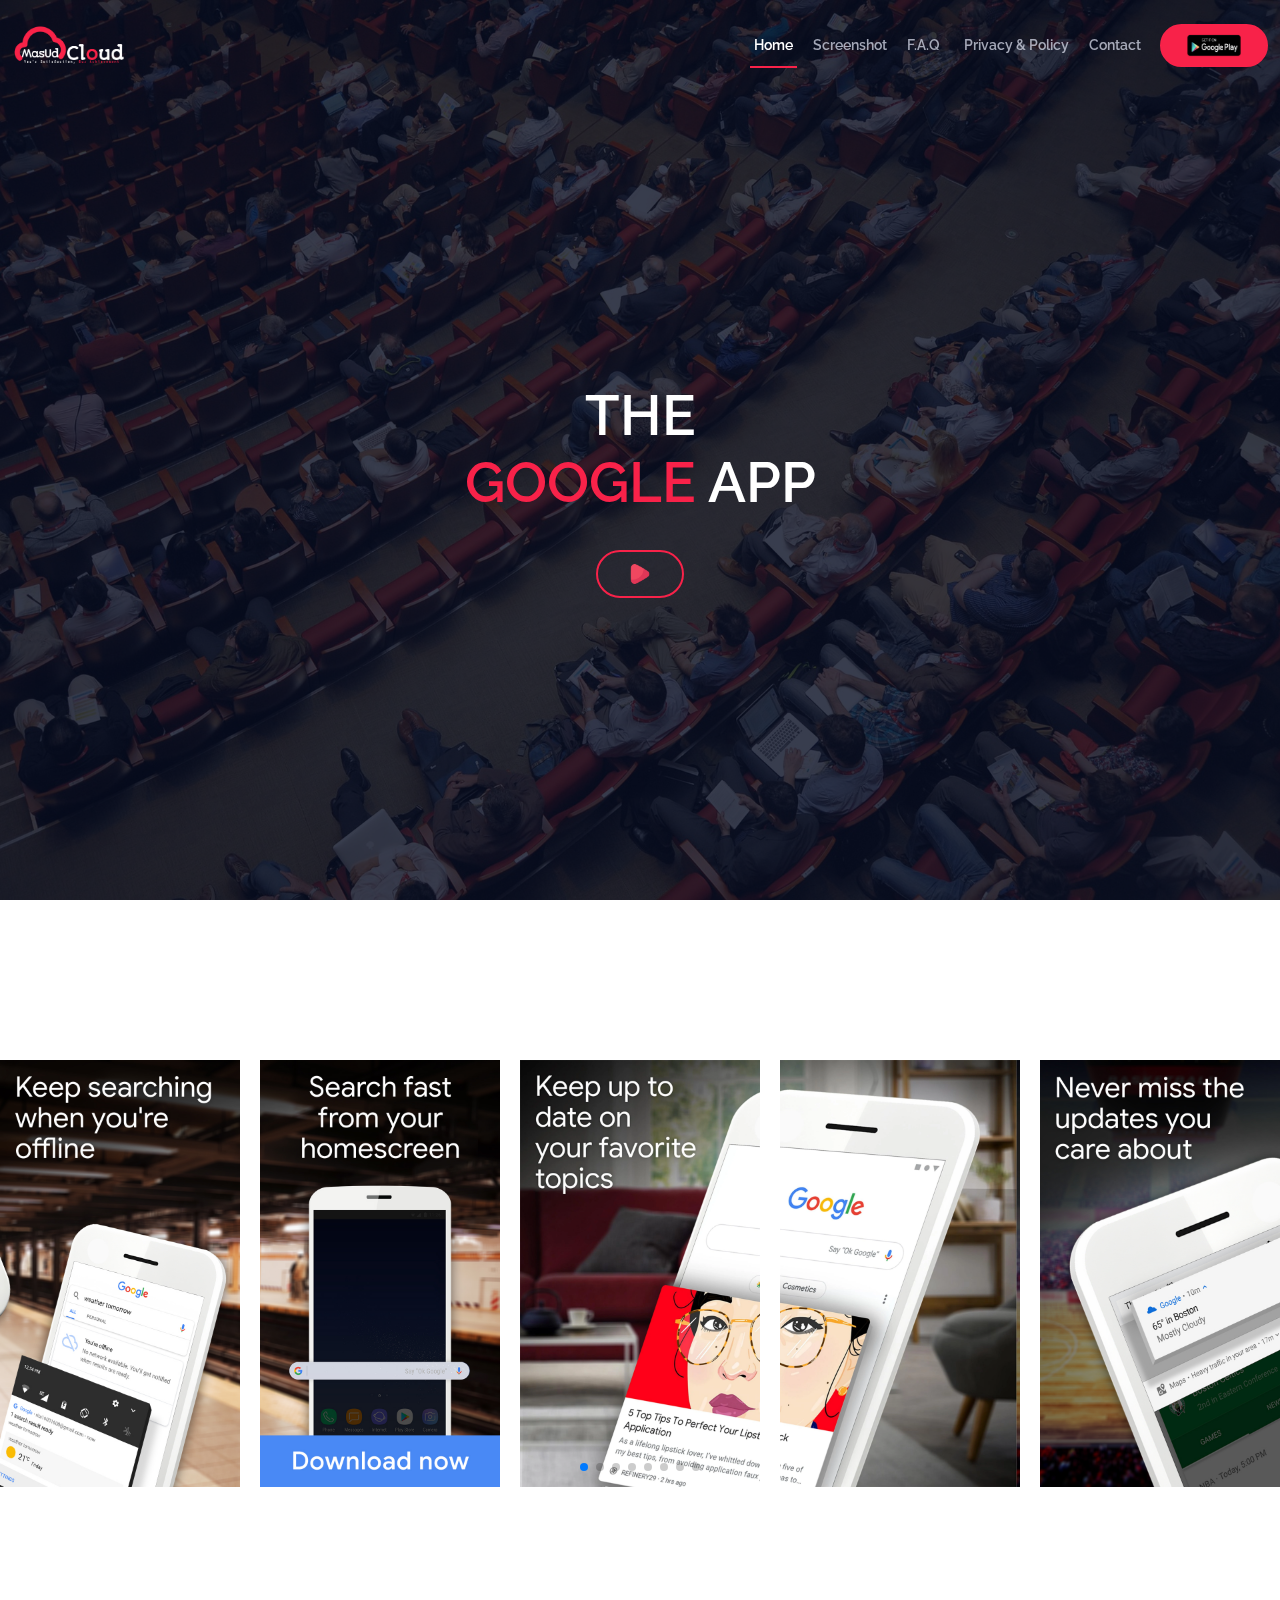
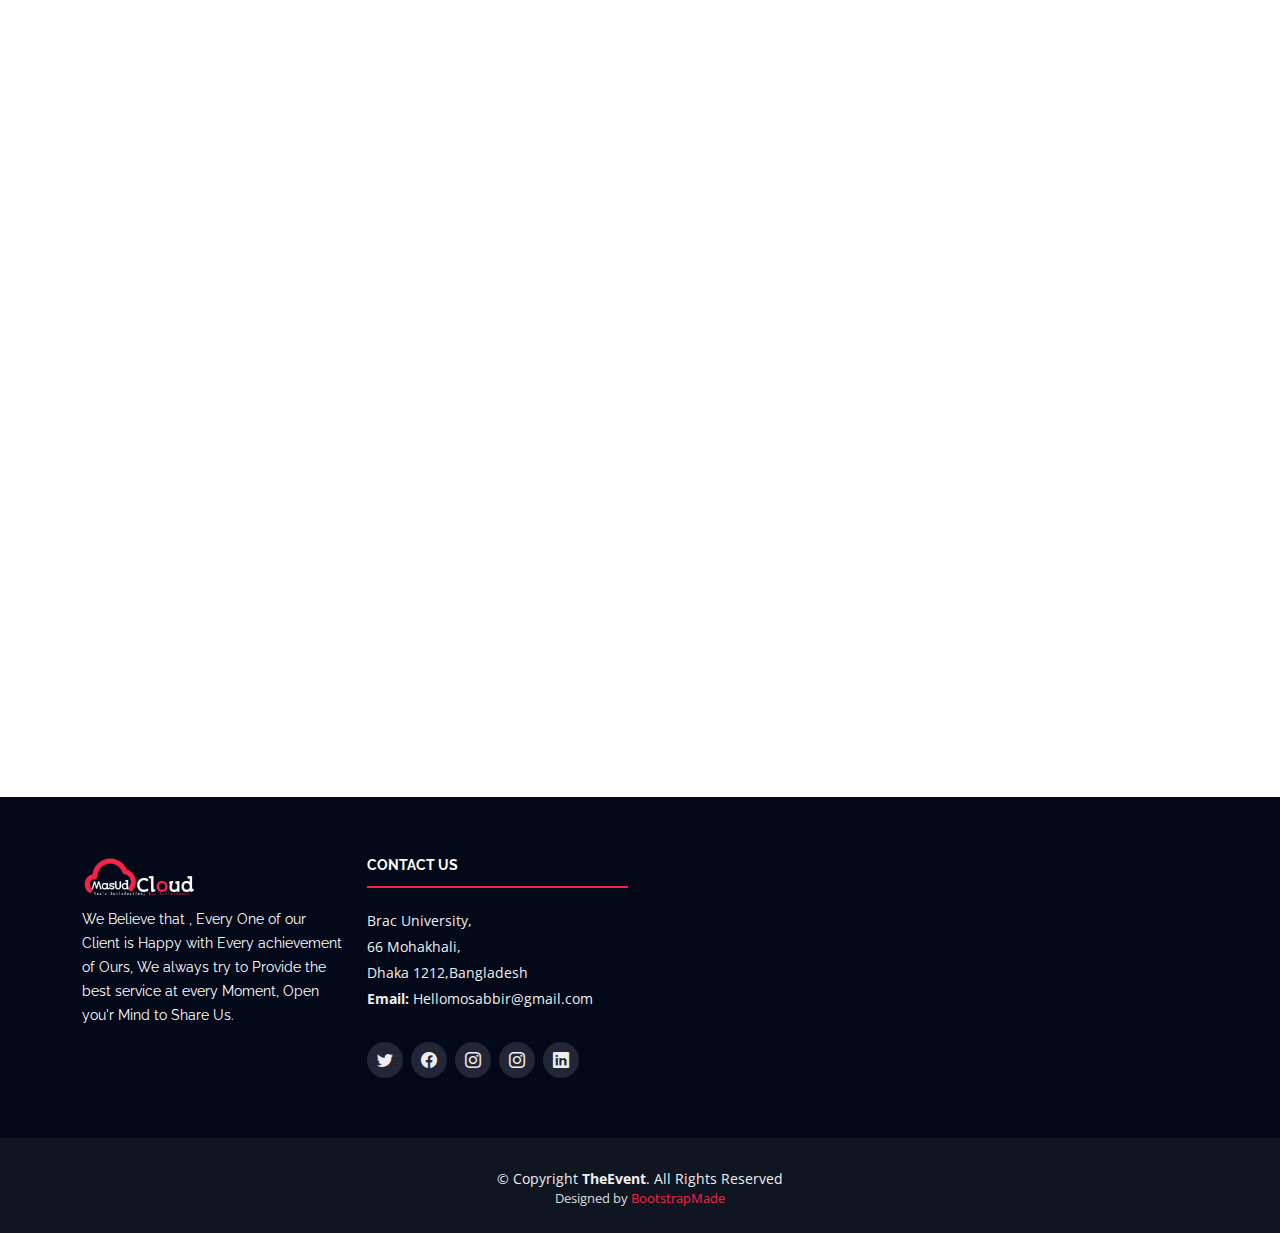
<file: Appcloud/index.html>
<!DOCTYPE html>
<html lang="en">

<head>
  <meta charset="utf-8">
  <meta content="width=device-width, initial-scale=1.0" name="viewport">

  <title>Google : MasudCloud</title>
  <meta content="" name="description">
  <meta content="" name="keywords">

  <!-- Favicons -->
  <link href="https://masudcloud.github.io/img/favicon.png" rel="icon">
  <link href="https://masudcloud.github.io/img/favicon.png" rel="apple-touch-icon">

  <!-- Google Fonts -->
  <link href="https://fonts.googleapis.com/css?family=Open+Sans:300,300i,400,400i,700,700i|Raleway:300,400,500,700,800" rel="stylesheet">

  <!-- Vendor CSS Files -->
  <link href="https://masudcloud.github.io/Appcloud/assets/vendor/aos/aos.css" rel="stylesheet">
  <link href="https://masudcloud.github.io/Appcloud/assets/vendor/bootstrap/css/bootstrap.min.css" rel="stylesheet">
  <link href="https://masudcloud.github.io/Appcloud/assets/vendor/bootstrap-icons/bootstrap-icons.css" rel="stylesheet">
  <link href="https://masudcloud.github.io/Appcloud/assets/vendor/glightbox/css/glightbox.min.css" rel="stylesheet">
  <link href="https://masudcloud.github.io/Appcloud/assets/vendor/swiper/swiper-bundle.min.css" rel="stylesheet">

  <!-- Template Main CSS File -->
  <link href="https://masudcloud.github.io/Appcloud/assets/css/style.css" rel="stylesheet">

  <!-- =======================================================
  * Template Name: TheEvent
  * Updated: Mar 10 2023 with Bootstrap v5.2.3
  * Template URL: https://bootstrapmade.com/theevent-conference-event-bootstrap-template/
  * Author: BootstrapMade.com
  * License: https://bootstrapmade.com/license/
  ======================================================== -->
</head>

<body>

  <!-- ======= Header ======= -->
  <header id="header" class="d-flex align-items-center ">
    <div class="container-fluid container-xxl d-flex align-items-center">

      <div id="logo" class="me-auto">
        <!-- Uncomment below if you prefer to use a text logo -->
        <!-- <h1><a href="index.html">The<span>Masudcloud</span></a></h1>-->
        <a href="" class="scrollto"><img src="https://masudcloud.github.io/Appcloud/resource/Appweblogo.png" alt="masudcloud" title="logo"></a>
      </div>

      <nav id="navbar" class="navbar order-last order-lg-0">
        <ul>
          <li><a class="nav-link scrollto active" href="#hero">Home</a></li>
          <li><a class="nav-link scrollto" href="#Screenshot">Screenshot</a></li>
          <li><a class="nav-link scrollto" href="#faq">F.A.Q</a></li>`
          <li><a class="nav-link scrollto" href="">Privacy & Policy</a></li>
          <!-- <li class="dropdown"><a href="#"><span>Drop Down</span> <i class="bi bi-chevron-down"></i></a>
          <ul>
            <li><a href="#">Drop Down 1</a></li>
            <li class="dropdown"><a href="#"><span>Deep Drop Down</span> <i class="bi bi-chevron-right"></i></a>
              <ul>
                <li><a href="#">Deep Drop Down 1</a></li>
                <li><a href="#">Deep Drop Down 2</a></li>
                <li><a href="#">Deep Drop Down 3</a></li>
                <li><a href="#">Deep Drop Down 4</a></li>
                <li><a href="#">Deep Drop Down 5</a></li>
              </ul>
            </li>
            <li><a href="#">Drop Down 2</a></li>
            <li><a href="#">Drop Down 3</a></li>
            <li><a href="#">Drop Down 4</a></li>
          </ul>
        </li> -->
          <li><a class="nav-link scrollto" href="#contact">Contact</a></li>
        </ul>
        <i class="bi bi-list mobile-nav-toggle"></i>
      </nav><!-- .navbar -->
      <a class="buy-tickets scrollto" href="#buy-tickets"><img src="https://masudcloud.github.io/Appcloud/resource/GooglePlay.png" alt="google play"  width="60" height="25"></a>

    </div>
  </header><!-- End Header -->

  <!-- ======= Hero Section ======= -->
  <section id="hero">
    <div class="hero-container" data-aos="zoom-in" data-aos-delay="100">
      <h1 class="mb-4 pb-0">The<br><span>Google</span> App</h1>
      <a href="#Screenshot" class="about-btn scrollto"><img src="https://masudcloud.github.io/Appcloud/resource/play.png" alt="play" title="play"  width="20" height="20"></a>
    </div>
  </section><!-- End Hero Section -->

  <main id="main">


    <!-- ======= Gallery Section ======= -->
    <section id="Screenshot">

      <div class="container" data-aos="fade-up">
        <div class="section-header">
          <h2>Screenshots</h2>
          <p>A PICTURE IS WORTH A THOUSAND WORDS</p>
        </div>
      </div>

      <div class="gallery-slider swiper">
        <div class="swiper-wrapper align-items-center">
          <div class="swiper-slide"><a href="/Appcloud/resource/GoogleAndroidtest/1.png" class="gallery-lightbox"><img src="/Appcloud/resource/GoogleAndroidtest/1.png" class="img-fluid" alt=""></a></div>
          <div class="swiper-slide"><a href="/Appcloud/resource/GoogleAndroidtest/2.png" class="gallery-lightbox"><img src="/Appcloud/resource/GoogleAndroidtest/2.png" class="img-fluid" alt=""></a></div>
          <div class="swiper-slide"><a href="/Appcloud/resource/GoogleAndroidtest/3.png" class="gallery-lightbox"><img src="/Appcloud/resource/GoogleAndroidtest/3.png" class="img-fluid" alt=""></a></div>
          <div class="swiper-slide"><a href="/Appcloud/resource/GoogleAndroidtest/4.png" class="gallery-lightbox"><img src="/Appcloud/resource/GoogleAndroidtest/4.png" class="img-fluid" alt=""></a></div>
          <div class="swiper-slide"><a href="/Appcloud/resource/GoogleAndroidtest/5.png" class="gallery-lightbox"><img src="/Appcloud/resource/GoogleAndroidtest/5.png" class="img-fluid" alt=""></a></div>
          <div class="swiper-slide"><a href="/Appcloud/resource/GoogleAndroidtest/6.png" class="gallery-lightbox"><img src="/Appcloud/resource/GoogleAndroidtest/6.png" class="img-fluid" alt=""></a></div>
          <div class="swiper-slide"><a href="/Appcloud/resource/GoogleAndroidtest/7.png" class="gallery-lightbox"><img src="/Appcloud/resource/GoogleAndroidtest/7.png" class="img-fluid" alt=""></a></div>
          <div class="swiper-slide"><a href="/Appcloud/resource/GoogleAndroidtest/8.png" class="gallery-lightbox"><img src="/Appcloud/resource/GoogleAndroidtest/8.png" class="img-fluid" alt=""></a></div>
        </div>
        <div class="swiper-pagination"></div>
      </div>

    </section><!-- End Gallery Section -->

   

    <!-- =======  F.A.Q Section ======= -->
    <section id="faq">

      <div class="container" data-aos="fade-up">

        <div class="section-header">
          <h2>F.A.Q </h2>
        </div>

        <div class="row justify-content-center" data-aos="fade-up" data-aos-delay="100">
          <div class="col-lg-9">

            <ul class="faq-list">

              <li>
                <div data-bs-toggle="collapse" class="collapsed question" href="#faq1">This application is Safe? <i class="bi bi-chevron-down icon-show"></i><i class="bi bi-chevron-up icon-close"></i></div>
                <div id="faq1" class="collapse" data-bs-parent=".faq-list">
                  <p>
                    We didn't build this app using any kind of malicious code, we all built the application in compliance with Google's rules and regulations ☺️.
                  </p>
                </div>
              </li>

              <li>
                <div data-bs-toggle="collapse" href="#faq2" class="collapsed question">Why your apps show different types of ads? <i class="bi bi-chevron-down icon-show"></i><i class="bi bi-chevron-up icon-close"></i></div>
                <div id="faq2" class="collapse" data-bs-parent=".faq-list">
                  <p>
                   s in cursus turpis massa tincidunt dui.Upload updates, maintenance and a monthly expense of our small organization, so you are shown ads that generate a few revenios for our small organization, although you can accept our premium if you want,I hope you understand, thank you very much for this.</p>
                </div>
              </li>

            </ul>

          </div>
        </div>

      </div>

    </section><!-- End  F.A.Q Section -->



    <!-- ======= Contact Section ======= -->
    <section id="contact" class="section-bg">

      <div class="container" data-aos="fade-up">

        <div class="section-header">
          <h2>Contact Us</h2>
          <p>I Loved to Meet New People.</p>
        </div>

        <div class="row contact-info">

          <div class="col-md-4">
            <div class="contact-address">
              <i class="bi bi-geo-alt"></i>
              <h3>Address</h3>
              <address>Brac University, 66 Mohakhali, Dhaka 1212,Bangladesh</address>
            </div>
          </div>

          <div class="col-md-4">
            <div class="contact-email">
              <i class="bi bi-envelope"></i>
              <h3>Email</h3>
              <p><a href="mailto:Hellomosabbir@gmail.com">Hellomosabbir@gmail.com</a></p>
            </div>
          </div>

        </div>

       
        </div>

      </div>
    </section><!-- End Contact Section -->

  </main><!-- End #main -->

  <!-- ======= Footer ======= -->
  <footer id="footer">
    <div class="footer-top">
      <div class="container">
        <div class="row">

          <div class="col-lg-3 col-md-6 footer-info">
            <img src="https://masudcloud.github.io/Appcloud/resource/Appweblogo.png" alt="logo">
            <p>We Believe that , Every One of our Client is Happy with Every achievement of Ours, We always try to Provide the best service at every Moment, Open you'r Mind to Share Us.</p>
          </div>

          <div class="col-lg-3 col-md-6 footer-contact">
            <h4>Contact Us</h4>
            <p>
              Brac University,<br>
              66 Mohakhali,<br>
              Dhaka 1212,Bangladesh<br>
              <strong>Email:</strong> Hellomosabbir@gmail.com<br>
            </p>

            <div class="social-links">
              <a href="#" class="twitter"><i class="bi bi-twitter"></i></a>
              <a href="#" class="facebook"><i class="bi bi-facebook"></i></a>
              <a href="#" class="instagram"><i class="bi bi-instagram"></i></a>
              <a href="#" class="google-plus"><i class="bi bi-instagram"></i></a>
              <a href="#" class="linkedin"><i class="bi bi-linkedin"></i></a>
            </div>

          </div>

        </div>
      </div>
    </div>

    <div class="container">
      <div class="copyright">
        &copy; Copyright <strong>TheEvent</strong>. All Rights Reserved
      </div>
      <div class="credits">
        <!--
        All the links in the footer should remain intact.
        You can delete the links only if you purchased the pro version.
        Licensing information: https://bootstrapmade.com/license/
        Purchase the pro version with working PHP/AJAX contact form: https://bootstrapmade.com/buy/?theme=TheEvent
      -->
        Designed by <a href="https://bootstrapmade.com/">BootstrapMade</a>
      </div>
    </div>
  </footer><!-- End  Footer -->

  <a href="#" class="back-to-top d-flex align-items-center justify-content-center"><i class="bi bi-arrow-up-short"></i></a>

  <!-- Vendor JS Files -->
  <script src="https://masudcloud.github.io/Appcloud/assets/vendor/aos/aos.js"></script>
  <script src="https://masudcloud.github.io/Appcloud/assets/vendor/bootstrap/js/bootstrap.bundle.min.js"></script>
  <script src="https://masudcloud.github.io/Appcloud/assets/vendor/glightbox/js/glightbox.min.js"></script>
  <script src="https://masudcloud.github.io/Appcloud/assets/vendor/swiper/swiper-bundle.min.js"></script>
  <script src="https://masudcloud.github.io/Appcloud/assets/vendor/php-email-form/validate.js"></script>

  <!-- Template Main JS File -->
  <script src="https://masudcloud.github.io/Appcloud/assets/js/main.js"></script>

</body>

</html>
</file>
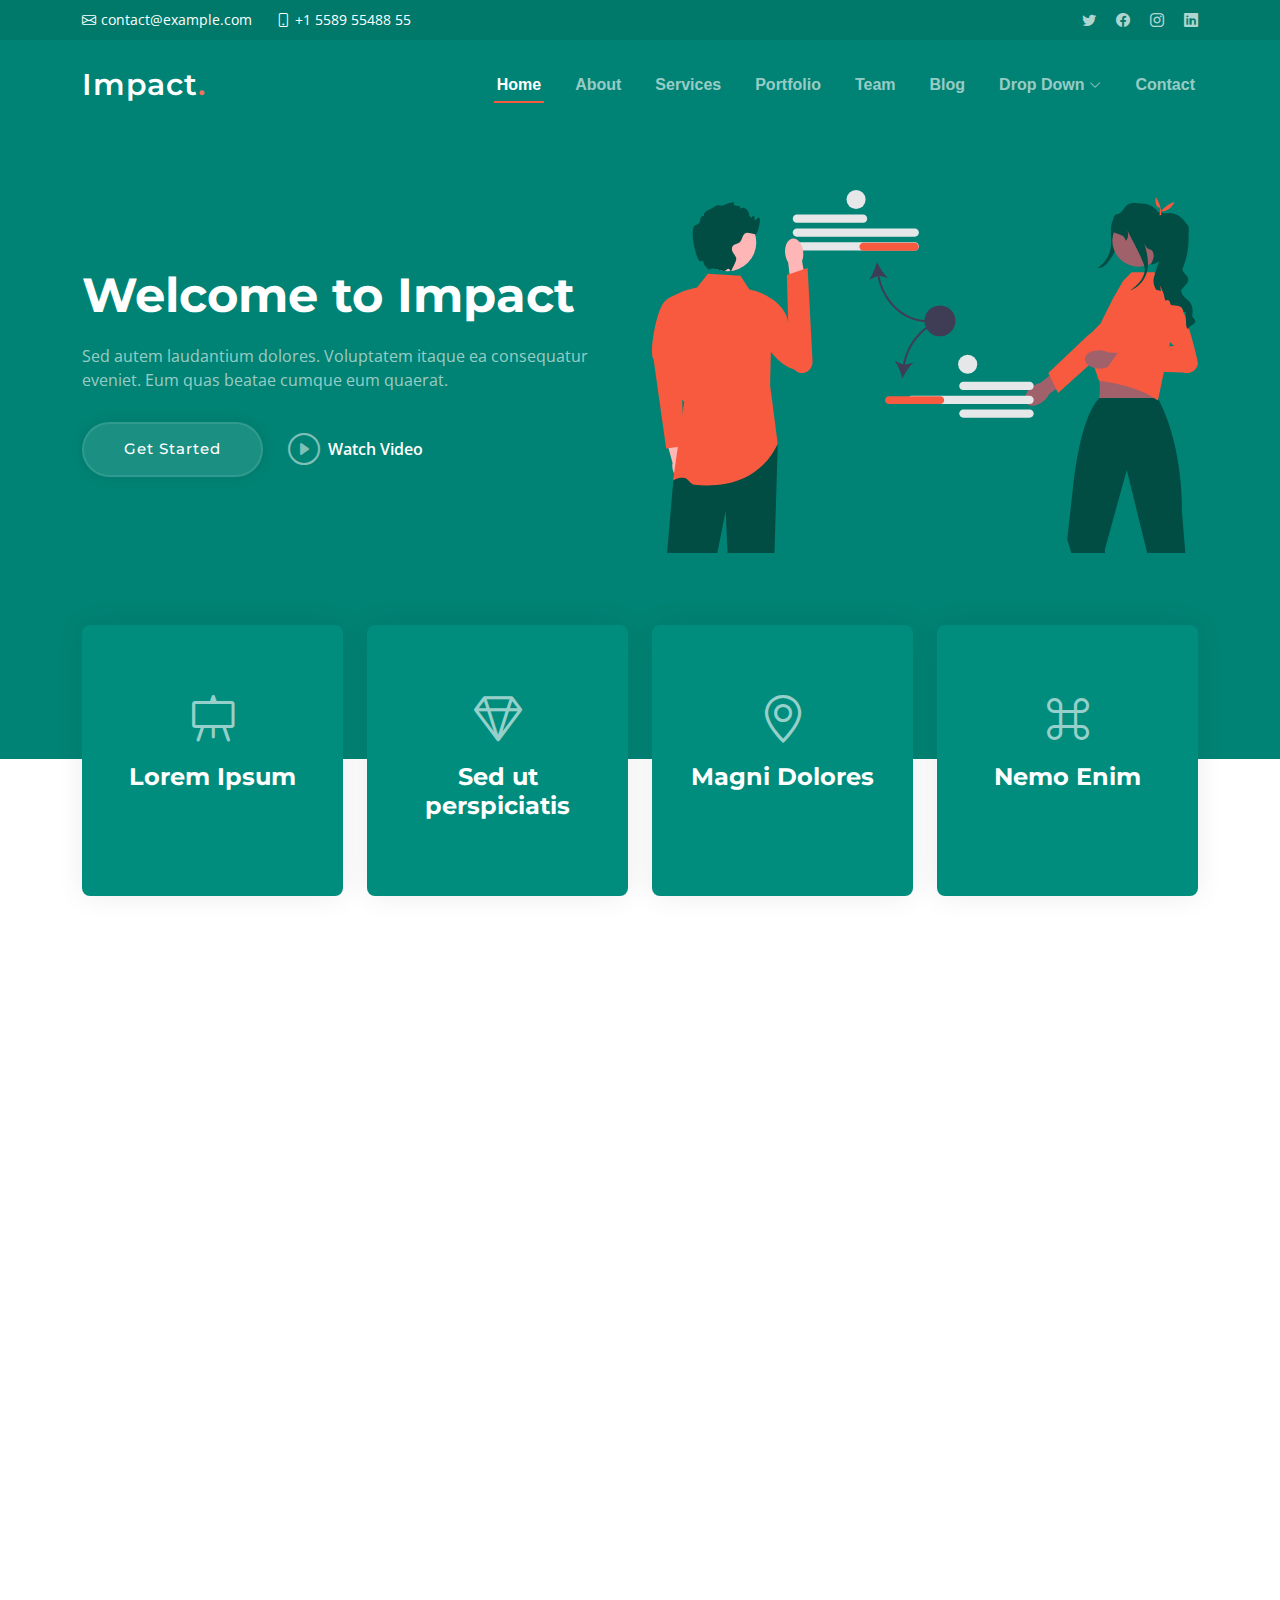
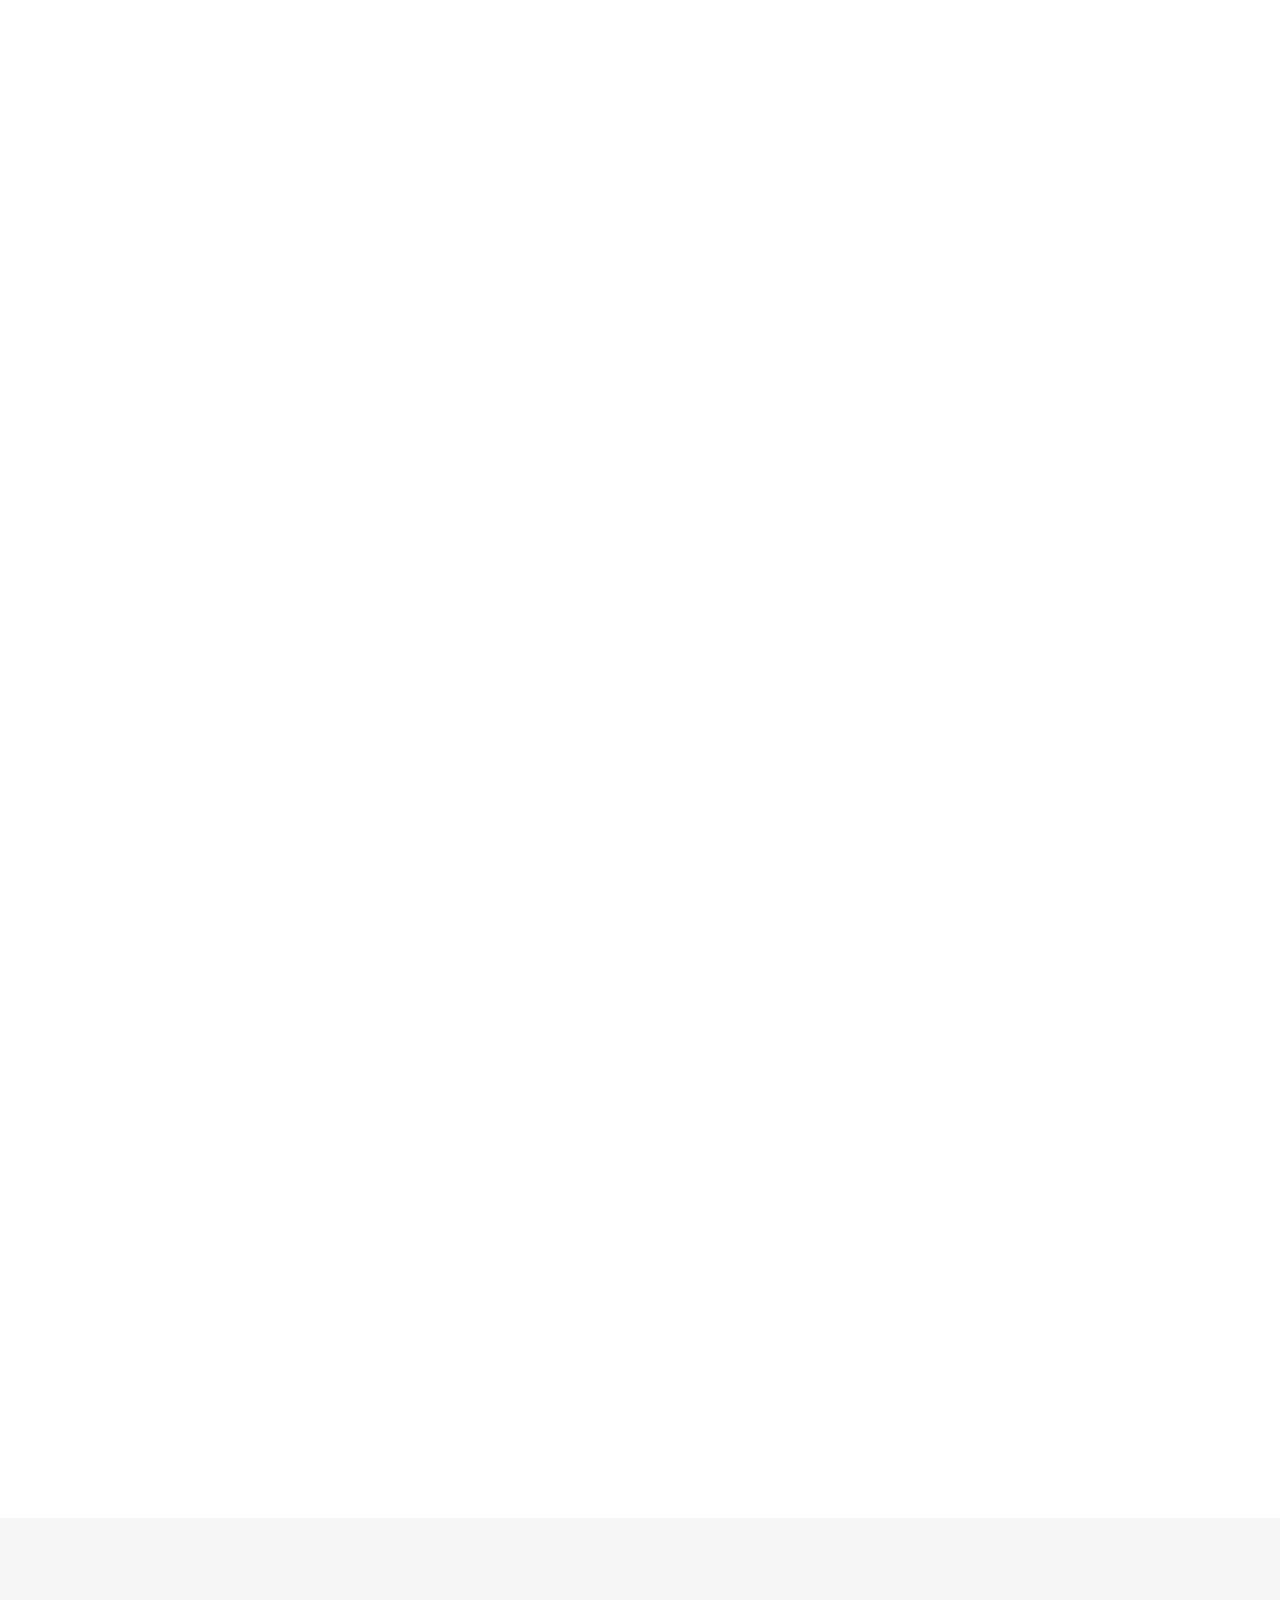
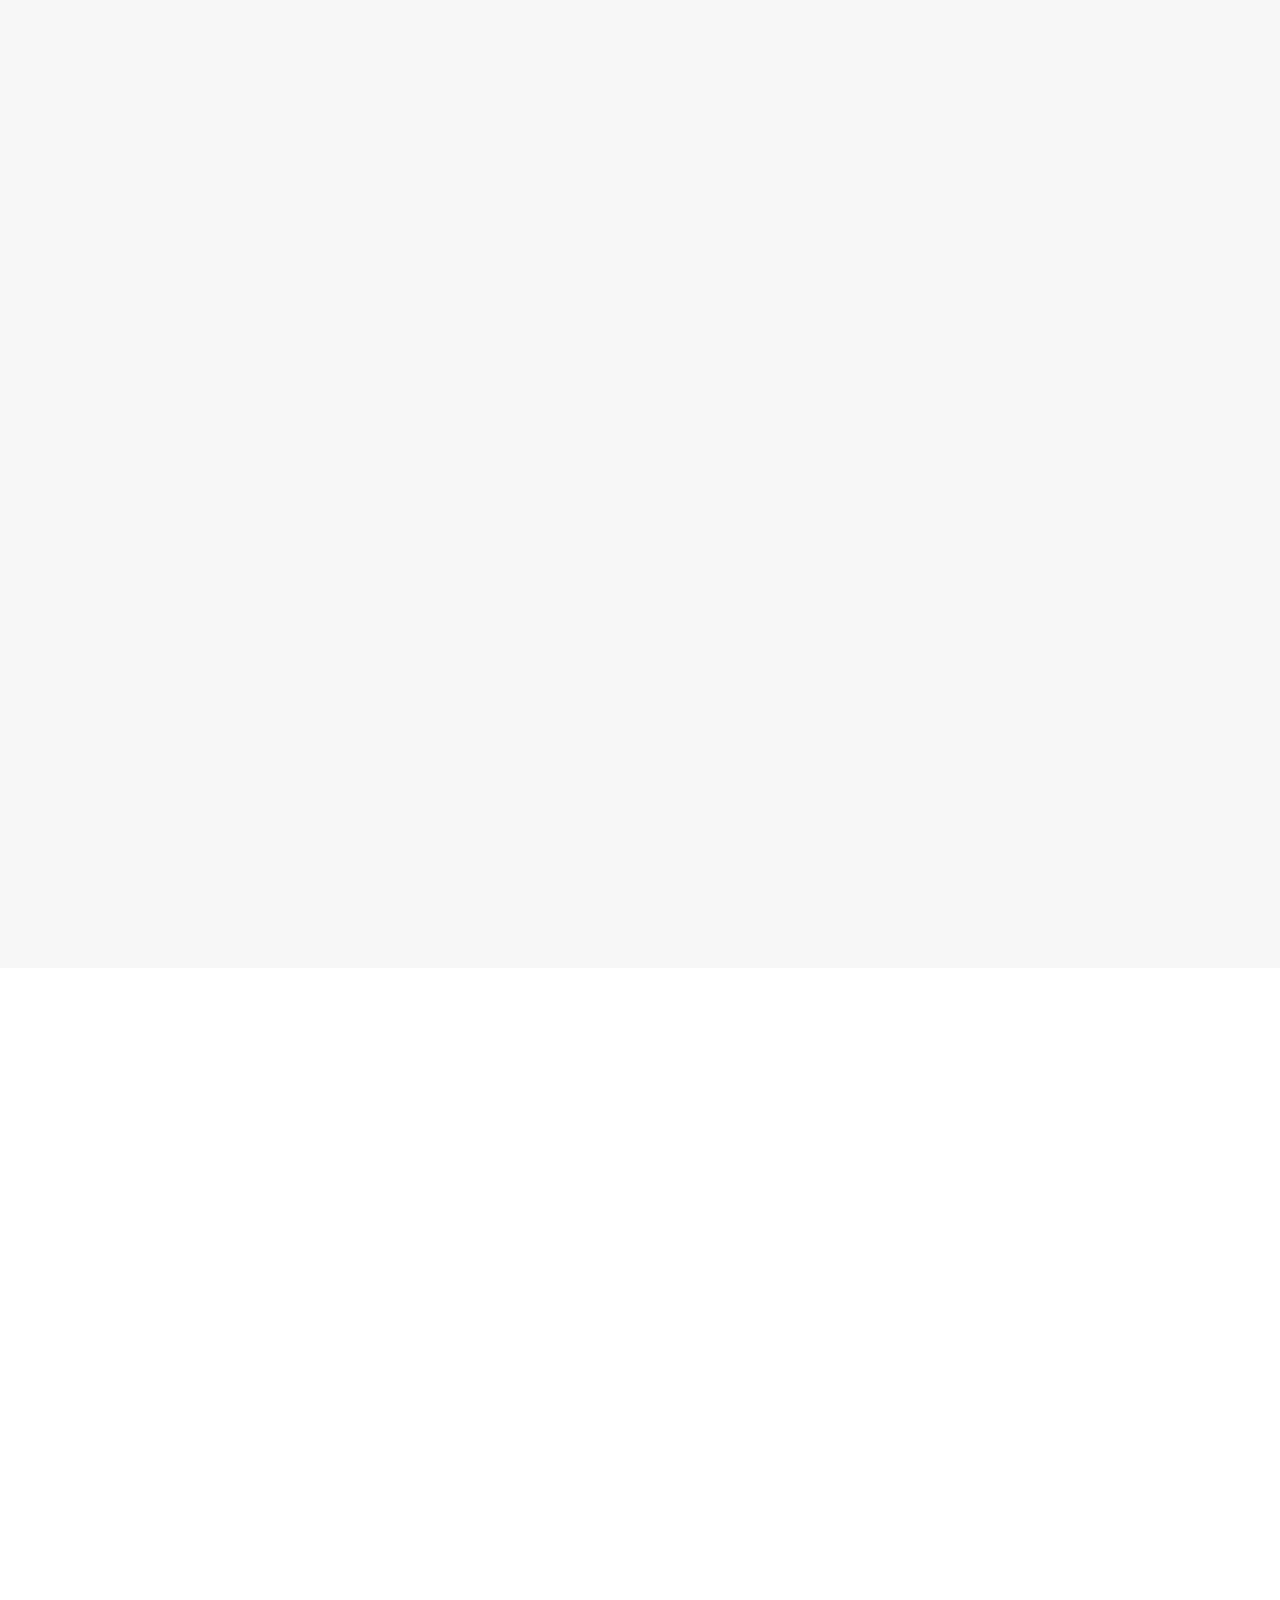
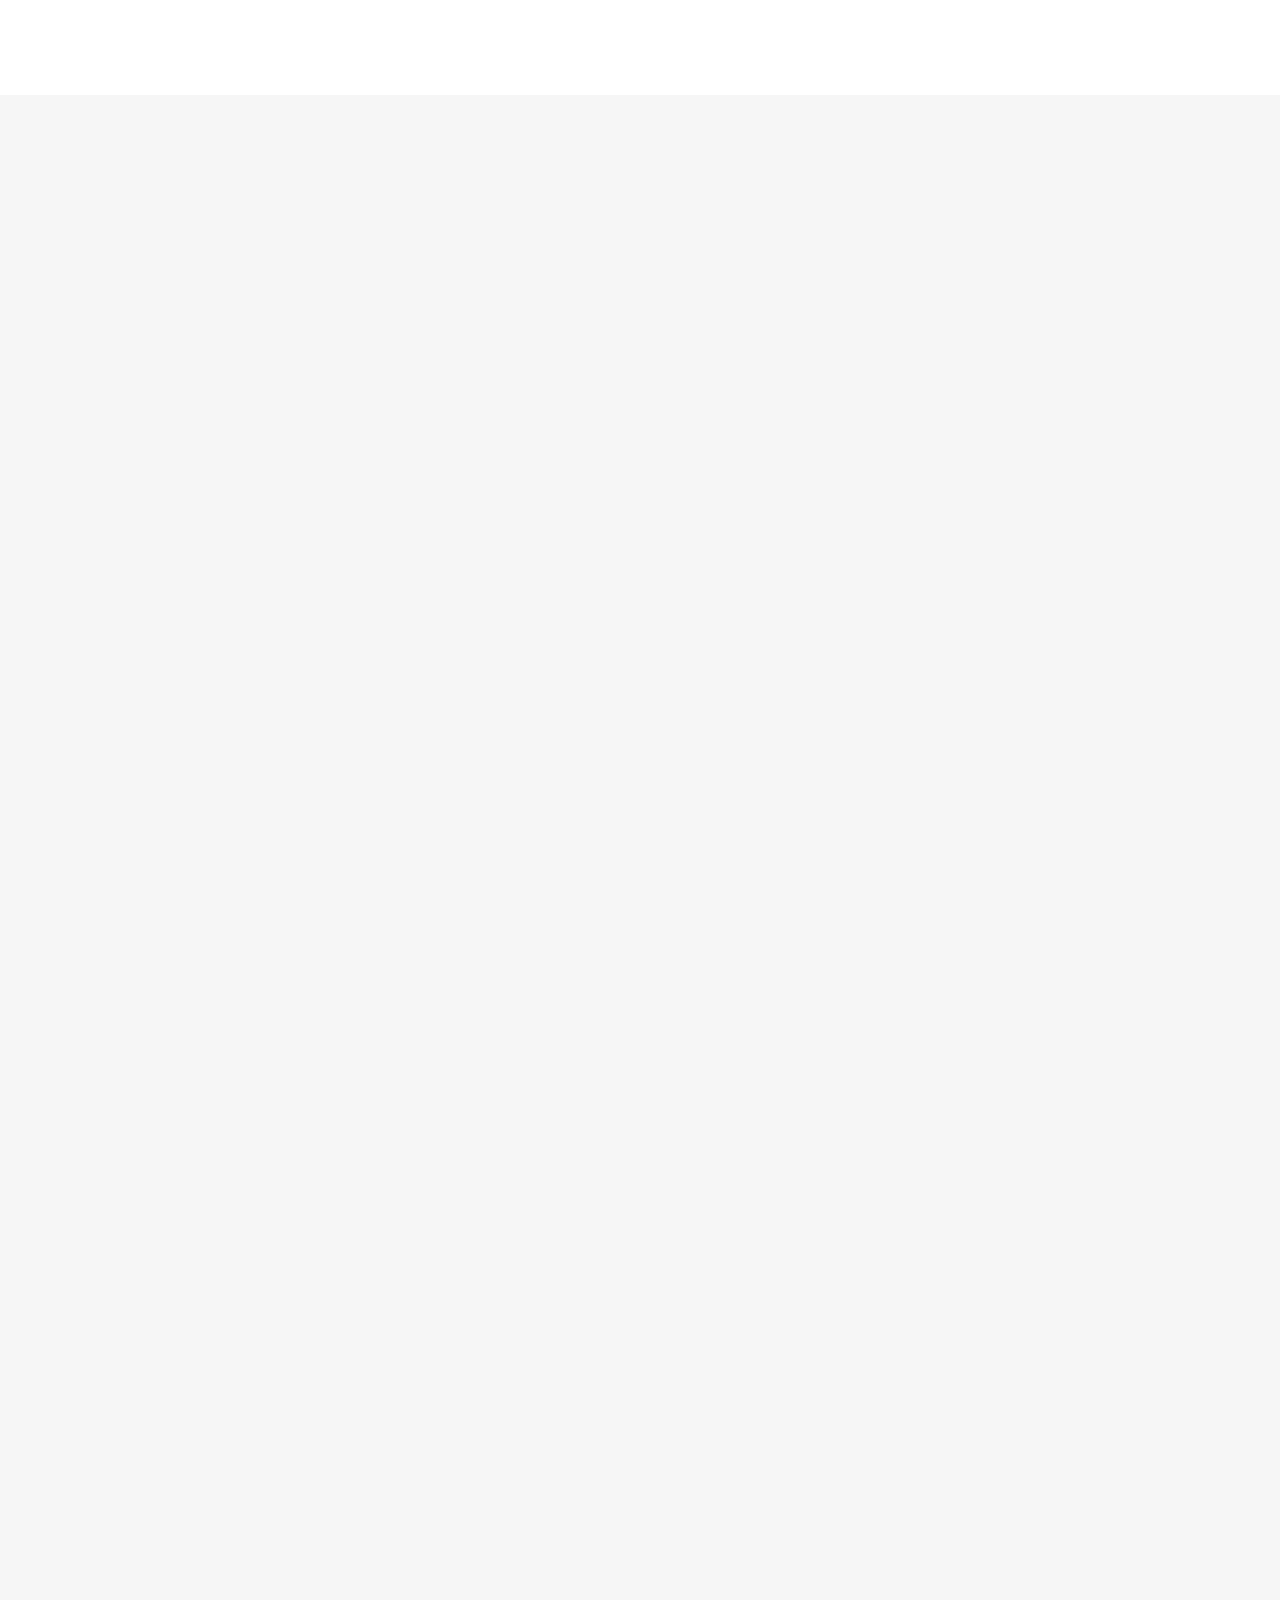
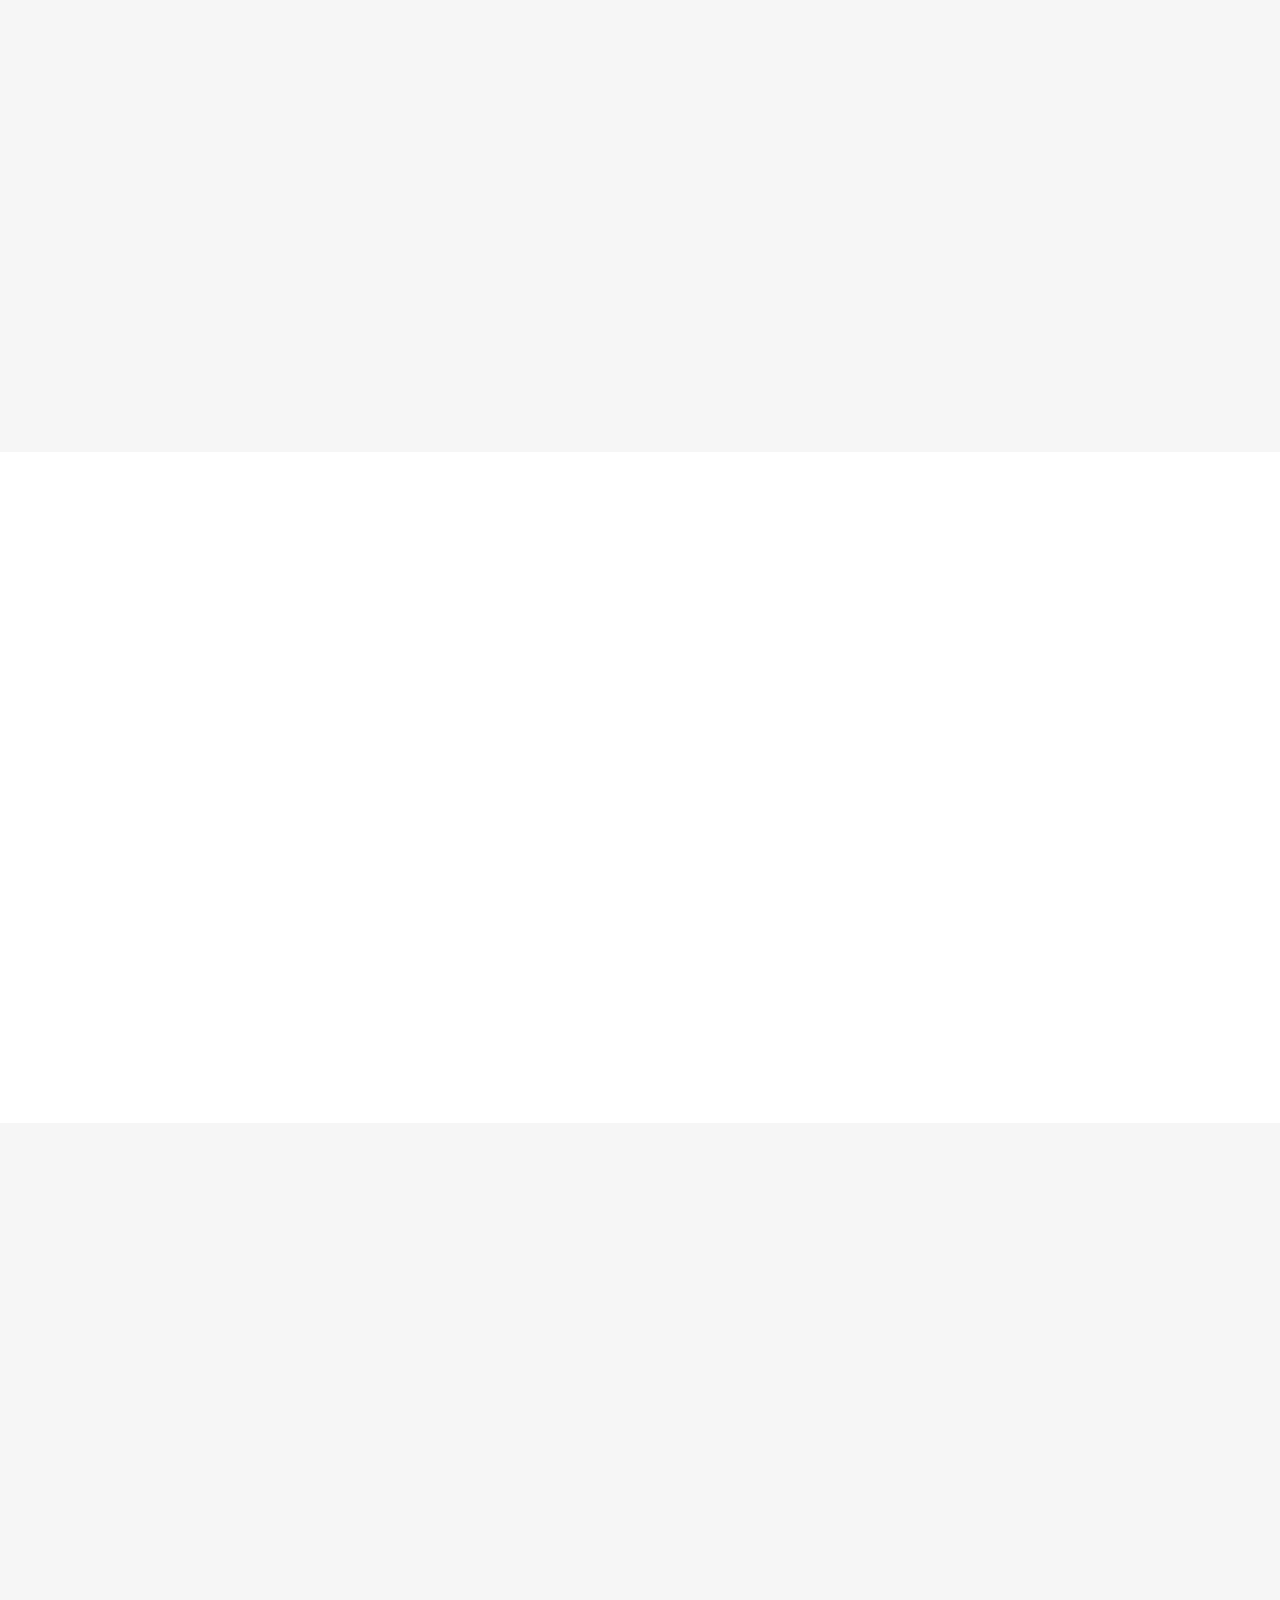
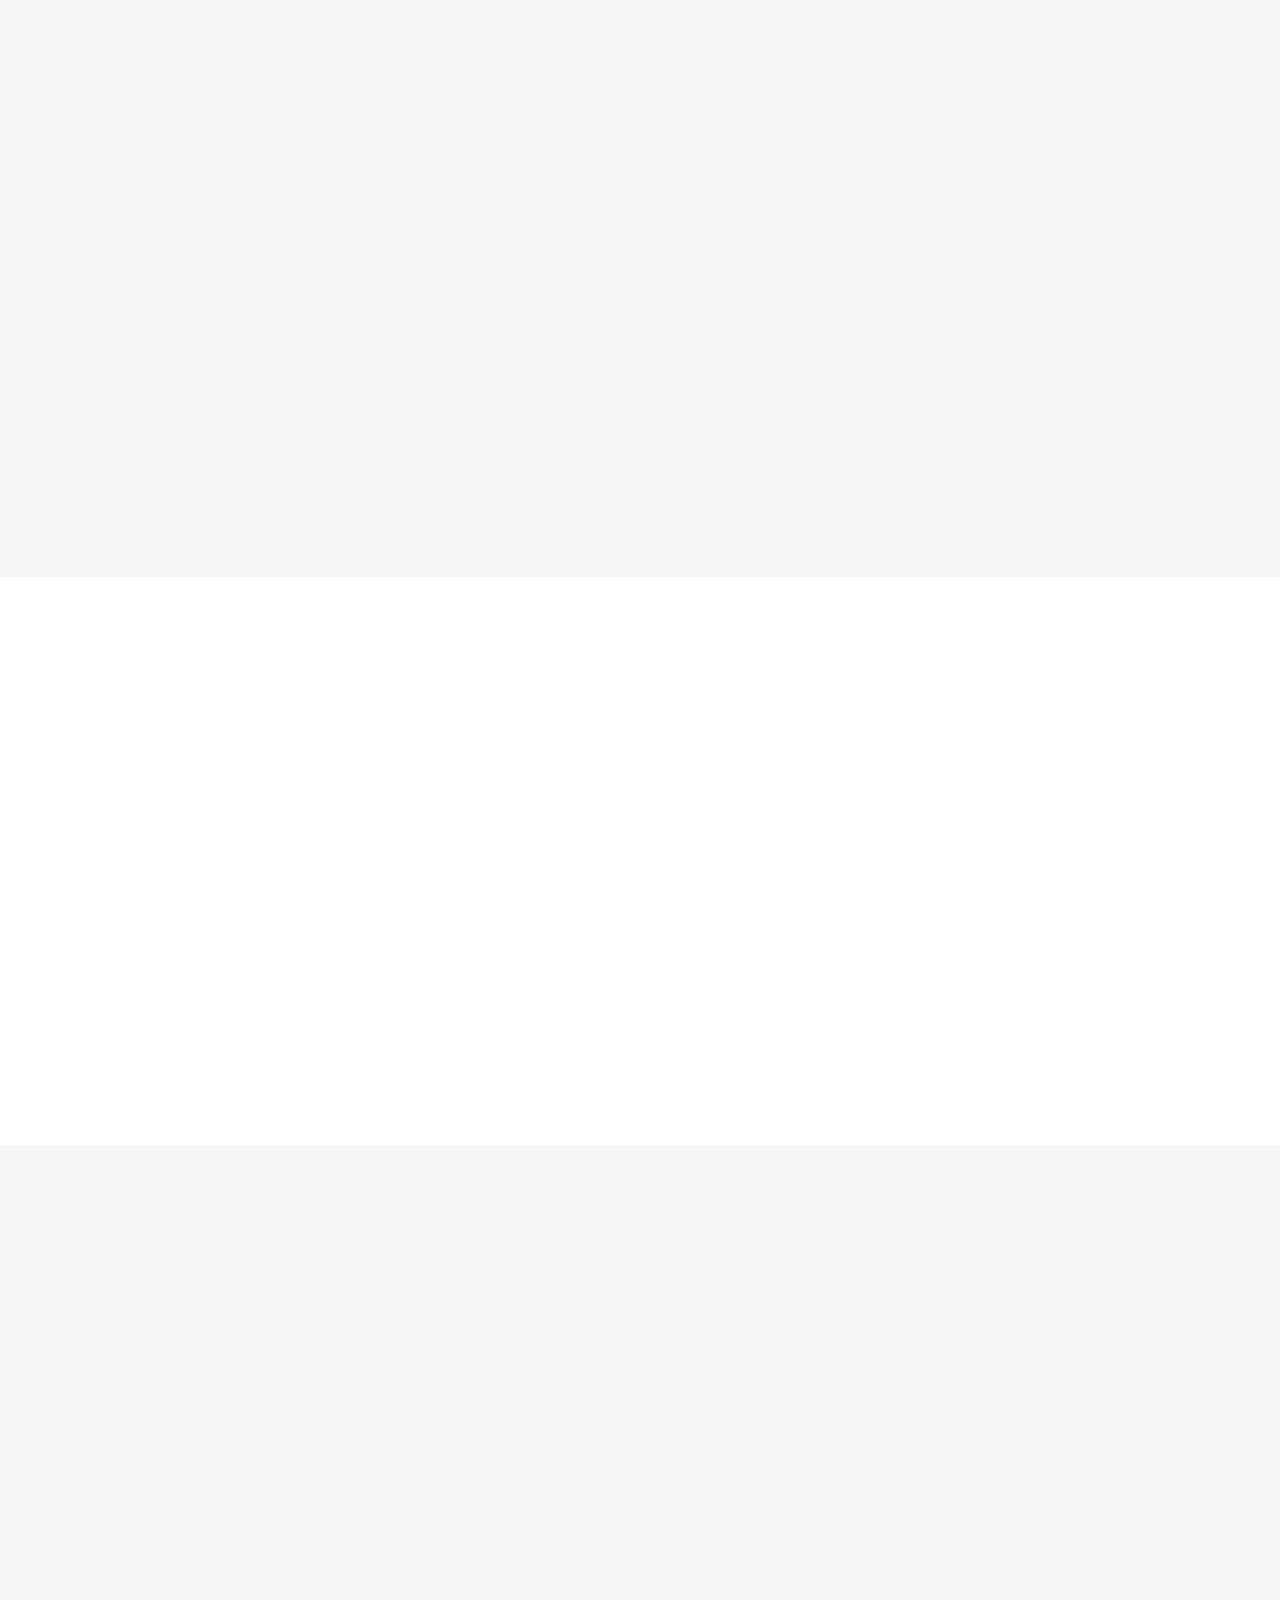
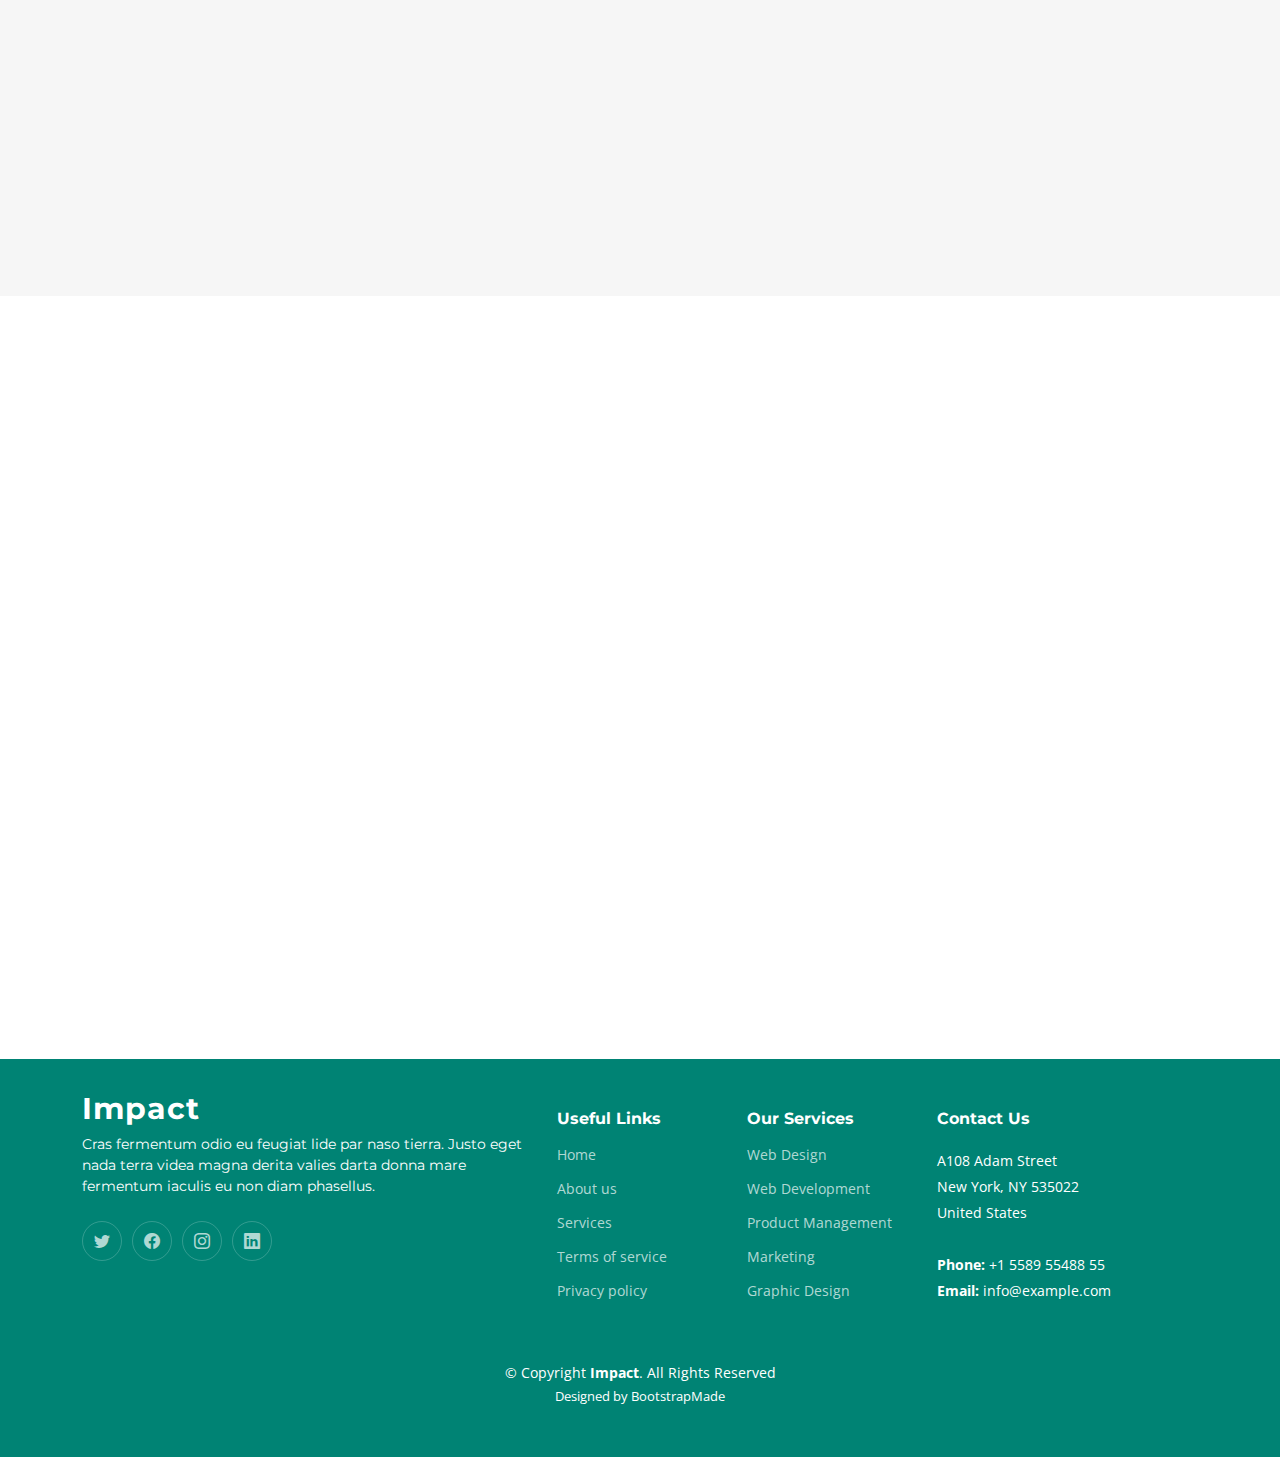
<file: New/index.html>
<!DOCTYPE html>
<html lang="en">

<head>
  <meta charset="utf-8">
  <meta content="width=device-width, initial-scale=1.0" name="viewport">

  <title>Impact Bootstrap Template - Index</title>
  <meta content="" name="description">
  <meta content="" name="keywords">

  <!-- Favicons -->
  <link href="assets/img/favicon.png" rel="icon">
  <link href="assets/img/apple-touch-icon.png" rel="apple-touch-icon">

  <!-- Google Fonts -->
  <link rel="preconnect" href="https://fonts.googleapis.com">
  <link rel="preconnect" href="https://fonts.gstatic.com" crossorigin>
  <link href="https://fonts.googleapis.com/css2?family=Open+Sans:ital,wght@0,300;0,400;0,500;0,600;0,700;1,300;1,400;1,600;1,700&family=Montserrat:ital,wght@0,300;0,400;0,500;0,600;0,700;1,300;1,400;1,500;1,600;1,700&family=Raleway:ital,wght@0,300;0,400;0,500;0,600;0,700;1,300;1,400;1,500;1,600;1,700&display=swap" rel="stylesheet">

  <!-- Vendor CSS Files -->
  <link href="assets/vendor/bootstrap/css/bootstrap.min.css" rel="stylesheet">
  <link href="assets/vendor/bootstrap-icons/bootstrap-icons.css" rel="stylesheet">
  <link href="assets/vendor/aos/aos.css" rel="stylesheet">
  <link href="assets/vendor/glightbox/css/glightbox.min.css" rel="stylesheet">
  <link href="assets/vendor/swiper/swiper-bundle.min.css" rel="stylesheet">

  <!-- Template Main CSS File -->
  <link href="assets/css/main.css" rel="stylesheet">

  <!-- =======================================================
  * Template Name: Impact
  * Updated: Jan 09 2024 with Bootstrap v5.3.2
  * Template URL: https://bootstrapmade.com/impact-bootstrap-business-website-template/
  * Author: BootstrapMade.com
  * License: https://bootstrapmade.com/license/
  ======================================================== -->
</head>

<body>

  <!-- ======= Header ======= -->
  <section id="topbar" class="topbar d-flex align-items-center">
    <div class="container d-flex justify-content-center justify-content-md-between">
      <div class="contact-info d-flex align-items-center">
        <i class="bi bi-envelope d-flex align-items-center"><a href="mailto:contact@example.com">contact@example.com</a></i>
        <i class="bi bi-phone d-flex align-items-center ms-4"><span>+1 5589 55488 55</span></i>
      </div>
      <div class="social-links d-none d-md-flex align-items-center">
        <a href="#" class="twitter"><i class="bi bi-twitter"></i></a>
        <a href="#" class="facebook"><i class="bi bi-facebook"></i></a>
        <a href="#" class="instagram"><i class="bi bi-instagram"></i></a>
        <a href="#" class="linkedin"><i class="bi bi-linkedin"></i></i></a>
      </div>
    </div>
  </section><!-- End Top Bar -->

  <header id="header" class="header d-flex align-items-center">

    <div class="container-fluid container-xl d-flex align-items-center justify-content-between">
      <a href="index.html" class="logo d-flex align-items-center">
        <!-- Uncomment the line below if you also wish to use an image logo -->
        <!-- <img src="assets/img/logo.png" alt=""> -->
        <h1>Impact<span>.</span></h1>
      </a>
      <nav id="navbar" class="navbar">
        <ul>
          <li><a href="#hero">Home</a></li>
          <li><a href="#about">About</a></li>
          <li><a href="#services">Services</a></li>
          <li><a href="#portfolio">Portfolio</a></li>
          <li><a href="#team">Team</a></li>
          <li><a href="blog.html">Blog</a></li>
          <li class="dropdown"><a href="#"><span>Drop Down</span> <i class="bi bi-chevron-down dropdown-indicator"></i></a>
            <ul>
              <li><a href="#">Drop Down 1</a></li>
              <li class="dropdown"><a href="#"><span>Deep Drop Down</span> <i class="bi bi-chevron-down dropdown-indicator"></i></a>
                <ul>
                  <li><a href="#">Deep Drop Down 1</a></li>
                  <li><a href="#">Deep Drop Down 2</a></li>
                  <li><a href="#">Deep Drop Down 3</a></li>
                  <li><a href="#">Deep Drop Down 4</a></li>
                  <li><a href="#">Deep Drop Down 5</a></li>
                </ul>
              </li>
              <li><a href="#">Drop Down 2</a></li>
              <li><a href="#">Drop Down 3</a></li>
              <li><a href="#">Drop Down 4</a></li>
            </ul>
          </li>
          <li><a href="#contact">Contact</a></li>
        </ul>
      </nav><!-- .navbar -->

      <i class="mobile-nav-toggle mobile-nav-show bi bi-list"></i>
      <i class="mobile-nav-toggle mobile-nav-hide d-none bi bi-x"></i>

    </div>
  </header><!-- End Header -->
  <!-- End Header -->

  <!-- ======= Hero Section ======= -->
  <section id="hero" class="hero">
    <div class="container position-relative">
      <div class="row gy-5" data-aos="fade-in">
        <div class="col-lg-6 order-2 order-lg-1 d-flex flex-column justify-content-center text-center text-lg-start">
          <h2>Welcome to <span>Impact</span></h2>
          <p>Sed autem laudantium dolores. Voluptatem itaque ea consequatur eveniet. Eum quas beatae cumque eum quaerat.</p>
          <div class="d-flex justify-content-center justify-content-lg-start">
            <a href="#about" class="btn-get-started">Get Started</a>
            <a href="https://www.youtube.com/watch?v=LXb3EKWsInQ" class="glightbox btn-watch-video d-flex align-items-center"><i class="bi bi-play-circle"></i><span>Watch Video</span></a>
          </div>
        </div>
        <div class="col-lg-6 order-1 order-lg-2">
          <img src="assets/img/hero-img.svg" class="img-fluid" alt="" data-aos="zoom-out" data-aos-delay="100">
        </div>
      </div>
    </div>

    <div class="icon-boxes position-relative">
      <div class="container position-relative">
        <div class="row gy-4 mt-5">

          <div class="col-xl-3 col-md-6" data-aos="fade-up" data-aos-delay="100">
            <div class="icon-box">
              <div class="icon"><i class="bi bi-easel"></i></div>
              <h4 class="title"><a href="" class="stretched-link">Lorem Ipsum</a></h4>
            </div>
          </div><!--End Icon Box -->

          <div class="col-xl-3 col-md-6" data-aos="fade-up" data-aos-delay="200">
            <div class="icon-box">
              <div class="icon"><i class="bi bi-gem"></i></div>
              <h4 class="title"><a href="" class="stretched-link">Sed ut perspiciatis</a></h4>
            </div>
          </div><!--End Icon Box -->

          <div class="col-xl-3 col-md-6" data-aos="fade-up" data-aos-delay="300">
            <div class="icon-box">
              <div class="icon"><i class="bi bi-geo-alt"></i></div>
              <h4 class="title"><a href="" class="stretched-link">Magni Dolores</a></h4>
            </div>
          </div><!--End Icon Box -->

          <div class="col-xl-3 col-md-6" data-aos="fade-up" data-aos-delay="500">
            <div class="icon-box">
              <div class="icon"><i class="bi bi-command"></i></div>
              <h4 class="title"><a href="" class="stretched-link">Nemo Enim</a></h4>
            </div>
          </div><!--End Icon Box -->

        </div>
      </div>
    </div>

    </div>
  </section>
  <!-- End Hero Section -->

  <main id="main">

    <!-- ======= About Us Section ======= -->
    <section id="about" class="about">
      <div class="container" data-aos="fade-up">

        <div class="section-header">
          <h2>About Us</h2>
          <p>Aperiam dolorum et et wuia molestias qui eveniet numquam nihil porro incidunt dolores placeat sunt id nobis omnis tiledo stran delop</p>
        </div>

        <div class="row gy-4">
          <div class="col-lg-6">
            <h3>Voluptatem dignissimos provident quasi corporis</h3>
            <img src="assets/img/about.jpg" class="img-fluid rounded-4 mb-4" alt="">
            <p>Ut fugiat ut sunt quia veniam. Voluptate perferendis perspiciatis quod nisi et. Placeat debitis quia recusandae odit et consequatur voluptatem. Dignissimos pariatur consectetur fugiat voluptas ea.</p>
            <p>Temporibus nihil enim deserunt sed ea. Provident sit expedita aut cupiditate nihil vitae quo officia vel. Blanditiis eligendi possimus et in cum. Quidem eos ut sint rem veniam qui. Ut ut repellendus nobis tempore doloribus debitis explicabo similique sit. Accusantium sed ut omnis beatae neque deleniti repellendus.</p>
          </div>
          <div class="col-lg-6">
            <div class="content ps-0 ps-lg-5">
              <p class="fst-italic">
                Lorem ipsum dolor sit amet, consectetur adipiscing elit, sed do eiusmod tempor incididunt ut labore et dolore
                magna aliqua.
              </p>
              <ul>
                <li><i class="bi bi-check-circle-fill"></i> Ullamco laboris nisi ut aliquip ex ea commodo consequat.</li>
                <li><i class="bi bi-check-circle-fill"></i> Duis aute irure dolor in reprehenderit in voluptate velit.</li>
                <li><i class="bi bi-check-circle-fill"></i> Ullamco laboris nisi ut aliquip ex ea commodo consequat. Duis aute irure dolor in reprehenderit in voluptate trideta storacalaperda mastiro dolore eu fugiat nulla pariatur.</li>
              </ul>
              <p>
                Ullamco laboris nisi ut aliquip ex ea commodo consequat. Duis aute irure dolor in reprehenderit in voluptate
                velit esse cillum dolore eu fugiat nulla pariatur. Excepteur sint occaecat cupidatat non proident
              </p>

              <div class="position-relative mt-4">
                <img src="assets/img/about-2.jpg" class="img-fluid rounded-4" alt="">
                <a href="https://www.youtube.com/watch?v=LXb3EKWsInQ" class="glightbox play-btn"></a>
              </div>
            </div>
          </div>
        </div>

      </div>
    </section><!-- End About Us Section -->

    <!-- ======= Clients Section ======= -->
    <section id="clients" class="clients">
      <div class="container" data-aos="zoom-out">

        <div class="clients-slider swiper">
          <div class="swiper-wrapper align-items-center">
            <div class="swiper-slide"><img src="assets/img/clients/client-1.png" class="img-fluid" alt=""></div>
            <div class="swiper-slide"><img src="assets/img/clients/client-2.png" class="img-fluid" alt=""></div>
            <div class="swiper-slide"><img src="assets/img/clients/client-3.png" class="img-fluid" alt=""></div>
            <div class="swiper-slide"><img src="assets/img/clients/client-4.png" class="img-fluid" alt=""></div>
            <div class="swiper-slide"><img src="assets/img/clients/client-5.png" class="img-fluid" alt=""></div>
            <div class="swiper-slide"><img src="assets/img/clients/client-6.png" class="img-fluid" alt=""></div>
            <div class="swiper-slide"><img src="assets/img/clients/client-7.png" class="img-fluid" alt=""></div>
            <div class="swiper-slide"><img src="assets/img/clients/client-8.png" class="img-fluid" alt=""></div>
          </div>
        </div>

      </div>
    </section><!-- End Clients Section -->

    <!-- ======= Stats Counter Section ======= -->
    <section id="stats-counter" class="stats-counter">
      <div class="container" data-aos="fade-up">

        <div class="row gy-4 align-items-center">

          <div class="col-lg-6">
            <img src="assets/img/stats-img.svg" alt="" class="img-fluid">
          </div>

          <div class="col-lg-6">

            <div class="stats-item d-flex align-items-center">
              <span data-purecounter-start="0" data-purecounter-end="232" data-purecounter-duration="1" class="purecounter"></span>
              <p><strong>Happy Clients</strong> consequuntur quae diredo para mesta</p>
            </div><!-- End Stats Item -->

            <div class="stats-item d-flex align-items-center">
              <span data-purecounter-start="0" data-purecounter-end="521" data-purecounter-duration="1" class="purecounter"></span>
              <p><strong>Projects</strong> adipisci atque cum quia aut</p>
            </div><!-- End Stats Item -->

            <div class="stats-item d-flex align-items-center">
              <span data-purecounter-start="0" data-purecounter-end="453" data-purecounter-duration="1" class="purecounter"></span>
              <p><strong>Hours Of Support</strong> aut commodi quaerat</p>
            </div><!-- End Stats Item -->

          </div>

        </div>

      </div>
    </section><!-- End Stats Counter Section -->

    <!-- ======= Call To Action Section ======= -->
    <section id="call-to-action" class="call-to-action">
      <div class="container text-center" data-aos="zoom-out">
        <a href="https://www.youtube.com/watch?v=LXb3EKWsInQ" class="glightbox play-btn"></a>
        <h3>Call To Action</h3>
        <p> Duis aute irure dolor in reprehenderit in voluptate velit esse cillum dolore eu fugiat nulla pariatur. Excepteur sint occaecat cupidatat non proident, sunt in culpa qui officia deserunt mollit anim id est laborum.</p>
        <a class="cta-btn" href="#">Call To Action</a>
      </div>
    </section><!-- End Call To Action Section -->

    <!-- ======= Our Services Section ======= -->
    <section id="services" class="services sections-bg">
      <div class="container" data-aos="fade-up">

        <div class="section-header">
          <h2>Our Services</h2>
          <p>Aperiam dolorum et et wuia molestias qui eveniet numquam nihil porro incidunt dolores placeat sunt id nobis omnis tiledo stran delop</p>
        </div>

        <div class="row gy-4" data-aos="fade-up" data-aos-delay="100">

          <div class="col-lg-4 col-md-6">
            <div class="service-item  position-relative">
              <div class="icon">
                <i class="bi bi-activity"></i>
              </div>
              <h3>Nesciunt Mete</h3>
              <p>Provident nihil minus qui consequatur non omnis maiores. Eos accusantium minus dolores iure perferendis tempore et consequatur.</p>
              <a href="#" class="readmore stretched-link">Read more <i class="bi bi-arrow-right"></i></a>
            </div>
          </div><!-- End Service Item -->

          <div class="col-lg-4 col-md-6">
            <div class="service-item position-relative">
              <div class="icon">
                <i class="bi bi-broadcast"></i>
              </div>
              <h3>Eosle Commodi</h3>
              <p>Ut autem aut autem non a. Sint sint sit facilis nam iusto sint. Libero corrupti neque eum hic non ut nesciunt dolorem.</p>
              <a href="#" class="readmore stretched-link">Read more <i class="bi bi-arrow-right"></i></a>
            </div>
          </div><!-- End Service Item -->

          <div class="col-lg-4 col-md-6">
            <div class="service-item position-relative">
              <div class="icon">
                <i class="bi bi-easel"></i>
              </div>
              <h3>Ledo Markt</h3>
              <p>Ut excepturi voluptatem nisi sed. Quidem fuga consequatur. Minus ea aut. Vel qui id voluptas adipisci eos earum corrupti.</p>
              <a href="#" class="readmore stretched-link">Read more <i class="bi bi-arrow-right"></i></a>
            </div>
          </div><!-- End Service Item -->

          <div class="col-lg-4 col-md-6">
            <div class="service-item position-relative">
              <div class="icon">
                <i class="bi bi-bounding-box-circles"></i>
              </div>
              <h3>Asperiores Commodit</h3>
              <p>Non et temporibus minus omnis sed dolor esse consequatur. Cupiditate sed error ea fuga sit provident adipisci neque.</p>
              <a href="#" class="readmore stretched-link">Read more <i class="bi bi-arrow-right"></i></a>
            </div>
          </div><!-- End Service Item -->

          <div class="col-lg-4 col-md-6">
            <div class="service-item position-relative">
              <div class="icon">
                <i class="bi bi-calendar4-week"></i>
              </div>
              <h3>Velit Doloremque</h3>
              <p>Cumque et suscipit saepe. Est maiores autem enim facilis ut aut ipsam corporis aut. Sed animi at autem alias eius labore.</p>
              <a href="#" class="readmore stretched-link">Read more <i class="bi bi-arrow-right"></i></a>
            </div>
          </div><!-- End Service Item -->

          <div class="col-lg-4 col-md-6">
            <div class="service-item position-relative">
              <div class="icon">
                <i class="bi bi-chat-square-text"></i>
              </div>
              <h3>Dolori Architecto</h3>
              <p>Hic molestias ea quibusdam eos. Fugiat enim doloremque aut neque non et debitis iure. Corrupti recusandae ducimus enim.</p>
              <a href="#" class="readmore stretched-link">Read more <i class="bi bi-arrow-right"></i></a>
            </div>
          </div><!-- End Service Item -->

        </div>

      </div>
    </section><!-- End Our Services Section -->

    <!-- ======= Testimonials Section ======= -->
    <section id="testimonials" class="testimonials">
      <div class="container" data-aos="fade-up">

        <div class="section-header">
          <h2>Testimonials</h2>
          <p>Voluptatem quibusdam ut ullam perferendis repellat non ut consequuntur est eveniet deleniti fignissimos eos quam</p>
        </div>

        <div class="slides-3 swiper" data-aos="fade-up" data-aos-delay="100">
          <div class="swiper-wrapper">

            <div class="swiper-slide">
              <div class="testimonial-wrap">
                <div class="testimonial-item">
                  <div class="d-flex align-items-center">
                    <img src="assets/img/testimonials/testimonials-1.jpg" class="testimonial-img flex-shrink-0" alt="">
                    <div>
                      <h3>Saul Goodman</h3>
                      <h4>Ceo &amp; Founder</h4>
                      <div class="stars">
                        <i class="bi bi-star-fill"></i><i class="bi bi-star-fill"></i><i class="bi bi-star-fill"></i><i class="bi bi-star-fill"></i><i class="bi bi-star-fill"></i>
                      </div>
                    </div>
                  </div>
                  <p>
                    <i class="bi bi-quote quote-icon-left"></i>
                    Proin iaculis purus consequat sem cure digni ssim donec porttitora entum suscipit rhoncus. Accusantium quam, ultricies eget id, aliquam eget nibh et. Maecen aliquam, risus at semper.
                    <i class="bi bi-quote quote-icon-right"></i>
                  </p>
                </div>
              </div>
            </div><!-- End testimonial item -->

            <div class="swiper-slide">
              <div class="testimonial-wrap">
                <div class="testimonial-item">
                  <div class="d-flex align-items-center">
                    <img src="assets/img/testimonials/testimonials-2.jpg" class="testimonial-img flex-shrink-0" alt="">
                    <div>
                      <h3>Sara Wilsson</h3>
                      <h4>Designer</h4>
                      <div class="stars">
                        <i class="bi bi-star-fill"></i><i class="bi bi-star-fill"></i><i class="bi bi-star-fill"></i><i class="bi bi-star-fill"></i><i class="bi bi-star-fill"></i>
                      </div>
                    </div>
                  </div>
                  <p>
                    <i class="bi bi-quote quote-icon-left"></i>
                    Export tempor illum tamen malis malis eram quae irure esse labore quem cillum quid cillum eram malis quorum velit fore eram velit sunt aliqua noster fugiat irure amet legam anim culpa.
                    <i class="bi bi-quote quote-icon-right"></i>
                  </p>
                </div>
              </div>
            </div><!-- End testimonial item -->

            <div class="swiper-slide">
              <div class="testimonial-wrap">
                <div class="testimonial-item">
                  <div class="d-flex align-items-center">
                    <img src="assets/img/testimonials/testimonials-3.jpg" class="testimonial-img flex-shrink-0" alt="">
                    <div>
                      <h3>Jena Karlis</h3>
                      <h4>Store Owner</h4>
                      <div class="stars">
                        <i class="bi bi-star-fill"></i><i class="bi bi-star-fill"></i><i class="bi bi-star-fill"></i><i class="bi bi-star-fill"></i><i class="bi bi-star-fill"></i>
                      </div>
                    </div>
                  </div>
                  <p>
                    <i class="bi bi-quote quote-icon-left"></i>
                    Enim nisi quem export duis labore cillum quae magna enim sint quorum nulla quem veniam duis minim tempor labore quem eram duis noster aute amet eram fore quis sint minim.
                    <i class="bi bi-quote quote-icon-right"></i>
                  </p>
                </div>
              </div>
            </div><!-- End testimonial item -->

            <div class="swiper-slide">
              <div class="testimonial-wrap">
                <div class="testimonial-item">
                  <div class="d-flex align-items-center">
                    <img src="assets/img/testimonials/testimonials-4.jpg" class="testimonial-img flex-shrink-0" alt="">
                    <div>
                      <h3>Matt Brandon</h3>
                      <h4>Freelancer</h4>
                      <div class="stars">
                        <i class="bi bi-star-fill"></i><i class="bi bi-star-fill"></i><i class="bi bi-star-fill"></i><i class="bi bi-star-fill"></i><i class="bi bi-star-fill"></i>
                      </div>
                    </div>
                  </div>
                  <p>
                    <i class="bi bi-quote quote-icon-left"></i>
                    Fugiat enim eram quae cillum dolore dolor amet nulla culpa multos export minim fugiat minim velit minim dolor enim duis veniam ipsum anim magna sunt elit fore quem dolore.
                    <i class="bi bi-quote quote-icon-right"></i>
                  </p>
                </div>
              </div>
            </div><!-- End testimonial item -->

            <div class="swiper-slide">
              <div class="testimonial-wrap">
                <div class="testimonial-item">
                  <div class="d-flex align-items-center">
                    <img src="assets/img/testimonials/testimonials-5.jpg" class="testimonial-img flex-shrink-0" alt="">
                    <div>
                      <h3>John Larson</h3>
                      <h4>Entrepreneur</h4>
                      <div class="stars">
                        <i class="bi bi-star-fill"></i><i class="bi bi-star-fill"></i><i class="bi bi-star-fill"></i><i class="bi bi-star-fill"></i><i class="bi bi-star-fill"></i>
                      </div>
                    </div>
                  </div>
                  <p>
                    <i class="bi bi-quote quote-icon-left"></i>
                    Quis quorum aliqua sint quem legam fore sunt eram irure aliqua veniam tempor noster veniam enim culpa labore duis sunt culpa nulla illum cillum fugiat legam esse veniam culpa fore.
                    <i class="bi bi-quote quote-icon-right"></i>
                  </p>
                </div>
              </div>
            </div><!-- End testimonial item -->

          </div>
          <div class="swiper-pagination"></div>
        </div>

      </div>
    </section><!-- End Testimonials Section -->

    <!-- ======= Portfolio Section ======= -->
    <section id="portfolio" class="portfolio sections-bg">
      <div class="container" data-aos="fade-up">

        <div class="section-header">
          <h2>Portfolio</h2>
          <p>Quam sed id excepturi ccusantium dolorem ut quis dolores nisi llum nostrum enim velit qui ut et autem uia reprehenderit sunt deleniti</p>
        </div>

        <div class="portfolio-isotope" data-portfolio-filter="*" data-portfolio-layout="masonry" data-portfolio-sort="original-order" data-aos="fade-up" data-aos-delay="100">

          <div>
            <ul class="portfolio-flters">
              <li data-filter="*" class="filter-active">All</li>
              <li data-filter=".filter-app">App</li>
              <li data-filter=".filter-product">Product</li>
              <li data-filter=".filter-branding">Branding</li>
              <li data-filter=".filter-books">Books</li>
            </ul><!-- End Portfolio Filters -->
          </div>

          <div class="row gy-4 portfolio-container">

            <div class="col-xl-4 col-md-6 portfolio-item filter-app">
              <div class="portfolio-wrap">
                <a href="assets/img/portfolio/app-1.jpg" data-gallery="portfolio-gallery-app" class="glightbox"><img src="assets/img/portfolio/app-1.jpg" class="img-fluid" alt=""></a>
                <div class="portfolio-info">
                  <h4><a href="portfolio-details.html" title="More Details">App 1</a></h4>
                  <p>Lorem ipsum, dolor sit amet consectetur</p>
                </div>
              </div>
            </div><!-- End Portfolio Item -->

            <div class="col-xl-4 col-md-6 portfolio-item filter-product">
              <div class="portfolio-wrap">
                <a href="assets/img/portfolio/product-1.jpg" data-gallery="portfolio-gallery-app" class="glightbox"><img src="assets/img/portfolio/product-1.jpg" class="img-fluid" alt=""></a>
                <div class="portfolio-info">
                  <h4><a href="portfolio-details.html" title="More Details">Product 1</a></h4>
                  <p>Lorem ipsum, dolor sit amet consectetur</p>
                </div>
              </div>
            </div><!-- End Portfolio Item -->

            <div class="col-xl-4 col-md-6 portfolio-item filter-branding">
              <div class="portfolio-wrap">
                <a href="assets/img/portfolio/branding-1.jpg" data-gallery="portfolio-gallery-app" class="glightbox"><img src="assets/img/portfolio/branding-1.jpg" class="img-fluid" alt=""></a>
                <div class="portfolio-info">
                  <h4><a href="portfolio-details.html" title="More Details">Branding 1</a></h4>
                  <p>Lorem ipsum, dolor sit amet consectetur</p>
                </div>
              </div>
            </div><!-- End Portfolio Item -->

            <div class="col-xl-4 col-md-6 portfolio-item filter-books">
              <div class="portfolio-wrap">
                <a href="assets/img/portfolio/books-1.jpg" data-gallery="portfolio-gallery-app" class="glightbox"><img src="assets/img/portfolio/books-1.jpg" class="img-fluid" alt=""></a>
                <div class="portfolio-info">
                  <h4><a href="portfolio-details.html" title="More Details">Books 1</a></h4>
                  <p>Lorem ipsum, dolor sit amet consectetur</p>
                </div>
              </div>
            </div><!-- End Portfolio Item -->

            <div class="col-xl-4 col-md-6 portfolio-item filter-app">
              <div class="portfolio-wrap">
                <a href="assets/img/portfolio/app-2.jpg" data-gallery="portfolio-gallery-app" class="glightbox"><img src="assets/img/portfolio/app-2.jpg" class="img-fluid" alt=""></a>
                <div class="portfolio-info">
                  <h4><a href="portfolio-details.html" title="More Details">App 2</a></h4>
                  <p>Lorem ipsum, dolor sit amet consectetur</p>
                </div>
              </div>
            </div><!-- End Portfolio Item -->

            <div class="col-xl-4 col-md-6 portfolio-item filter-product">
              <div class="portfolio-wrap">
                <a href="assets/img/portfolio/product-2.jpg" data-gallery="portfolio-gallery-app" class="glightbox"><img src="assets/img/portfolio/product-2.jpg" class="img-fluid" alt=""></a>
                <div class="portfolio-info">
                  <h4><a href="portfolio-details.html" title="More Details">Product 2</a></h4>
                  <p>Lorem ipsum, dolor sit amet consectetur</p>
                </div>
              </div>
            </div><!-- End Portfolio Item -->

            <div class="col-xl-4 col-md-6 portfolio-item filter-branding">
              <div class="portfolio-wrap">
                <a href="assets/img/portfolio/branding-2.jpg" data-gallery="portfolio-gallery-app" class="glightbox"><img src="assets/img/portfolio/branding-2.jpg" class="img-fluid" alt=""></a>
                <div class="portfolio-info">
                  <h4><a href="portfolio-details.html" title="More Details">Branding 2</a></h4>
                  <p>Lorem ipsum, dolor sit amet consectetur</p>
                </div>
              </div>
            </div><!-- End Portfolio Item -->

            <div class="col-xl-4 col-md-6 portfolio-item filter-books">
              <div class="portfolio-wrap">
                <a href="assets/img/portfolio/books-2.jpg" data-gallery="portfolio-gallery-app" class="glightbox"><img src="assets/img/portfolio/books-2.jpg" class="img-fluid" alt=""></a>
                <div class="portfolio-info">
                  <h4><a href="portfolio-details.html" title="More Details">Books 2</a></h4>
                  <p>Lorem ipsum, dolor sit amet consectetur</p>
                </div>
              </div>
            </div><!-- End Portfolio Item -->

            <div class="col-xl-4 col-md-6 portfolio-item filter-app">
              <div class="portfolio-wrap">
                <a href="assets/img/portfolio/app-3.jpg" data-gallery="portfolio-gallery-app" class="glightbox"><img src="assets/img/portfolio/app-3.jpg" class="img-fluid" alt=""></a>
                <div class="portfolio-info">
                  <h4><a href="portfolio-details.html" title="More Details">App 3</a></h4>
                  <p>Lorem ipsum, dolor sit amet consectetur</p>
                </div>
              </div>
            </div><!-- End Portfolio Item -->

            <div class="col-xl-4 col-md-6 portfolio-item filter-product">
              <div class="portfolio-wrap">
                <a href="assets/img/portfolio/product-3.jpg" data-gallery="portfolio-gallery-app" class="glightbox"><img src="assets/img/portfolio/product-3.jpg" class="img-fluid" alt=""></a>
                <div class="portfolio-info">
                  <h4><a href="portfolio-details.html" title="More Details">Product 3</a></h4>
                  <p>Lorem ipsum, dolor sit amet consectetur</p>
                </div>
              </div>
            </div><!-- End Portfolio Item -->

            <div class="col-xl-4 col-md-6 portfolio-item filter-branding">
              <div class="portfolio-wrap">
                <a href="assets/img/portfolio/branding-3.jpg" data-gallery="portfolio-gallery-app" class="glightbox"><img src="assets/img/portfolio/branding-3.jpg" class="img-fluid" alt=""></a>
                <div class="portfolio-info">
                  <h4><a href="portfolio-details.html" title="More Details">Branding 3</a></h4>
                  <p>Lorem ipsum, dolor sit amet consectetur</p>
                </div>
              </div>
            </div><!-- End Portfolio Item -->

            <div class="col-xl-4 col-md-6 portfolio-item filter-books">
              <div class="portfolio-wrap">
                <a href="assets/img/portfolio/books-3.jpg" data-gallery="portfolio-gallery-app" class="glightbox"><img src="assets/img/portfolio/books-3.jpg" class="img-fluid" alt=""></a>
                <div class="portfolio-info">
                  <h4><a href="portfolio-details.html" title="More Details">Books 3</a></h4>
                  <p>Lorem ipsum, dolor sit amet consectetur</p>
                </div>
              </div>
            </div><!-- End Portfolio Item -->

          </div><!-- End Portfolio Container -->

        </div>

      </div>
    </section><!-- End Portfolio Section -->

    <!-- ======= Our Team Section ======= -->
    <section id="team" class="team">
      <div class="container" data-aos="fade-up">

        <div class="section-header">
          <h2>Our Team</h2>
          <p>Nulla dolorum nulla nesciunt rerum facere sed ut inventore quam porro nihil id ratione ea sunt quis dolorem dolore earum</p>
        </div>

        <div class="row gy-4">

          <div class="col-xl-3 col-md-6 d-flex" data-aos="fade-up" data-aos-delay="100">
            <div class="member">
              <img src="assets/img/team/team-1.jpg" class="img-fluid" alt="">
              <h4>Walter White</h4>
              <span>Web Development</span>
              <div class="social">
                <a href=""><i class="bi bi-twitter"></i></a>
                <a href=""><i class="bi bi-facebook"></i></a>
                <a href=""><i class="bi bi-instagram"></i></a>
                <a href=""><i class="bi bi-linkedin"></i></a>
              </div>
            </div>
          </div><!-- End Team Member -->

          <div class="col-xl-3 col-md-6 d-flex" data-aos="fade-up" data-aos-delay="200">
            <div class="member">
              <img src="assets/img/team/team-2.jpg" class="img-fluid" alt="">
              <h4>Sarah Jhinson</h4>
              <span>Marketing</span>
              <div class="social">
                <a href=""><i class="bi bi-twitter"></i></a>
                <a href=""><i class="bi bi-facebook"></i></a>
                <a href=""><i class="bi bi-instagram"></i></a>
                <a href=""><i class="bi bi-linkedin"></i></a>
              </div>
            </div>
          </div><!-- End Team Member -->

          <div class="col-xl-3 col-md-6 d-flex" data-aos="fade-up" data-aos-delay="300">
            <div class="member">
              <img src="assets/img/team/team-3.jpg" class="img-fluid" alt="">
              <h4>William Anderson</h4>
              <span>Content</span>
              <div class="social">
                <a href=""><i class="bi bi-twitter"></i></a>
                <a href=""><i class="bi bi-facebook"></i></a>
                <a href=""><i class="bi bi-instagram"></i></a>
                <a href=""><i class="bi bi-linkedin"></i></a>
              </div>
            </div>
          </div><!-- End Team Member -->

          <div class="col-xl-3 col-md-6 d-flex" data-aos="fade-up" data-aos-delay="400">
            <div class="member">
              <img src="assets/img/team/team-4.jpg" class="img-fluid" alt="">
              <h4>Amanda Jepson</h4>
              <span>Accountant</span>
              <div class="social">
                <a href=""><i class="bi bi-twitter"></i></a>
                <a href=""><i class="bi bi-facebook"></i></a>
                <a href=""><i class="bi bi-instagram"></i></a>
                <a href=""><i class="bi bi-linkedin"></i></a>
              </div>
            </div>
          </div><!-- End Team Member -->

        </div>

      </div>
    </section><!-- End Our Team Section -->

    <!-- ======= Pricing Section ======= -->
    <section id="pricing" class="pricing sections-bg">
      <div class="container" data-aos="fade-up">

        <div class="section-header">
          <h2>Pricing</h2>
          <p>Aperiam dolorum et et wuia molestias qui eveniet numquam nihil porro incidunt dolores placeat sunt id nobis omnis tiledo stran delop</p>
        </div>

        <div class="row g-4 py-lg-5" data-aos="zoom-out" data-aos-delay="100">

          <div class="col-lg-4">
            <div class="pricing-item">
              <h3>Free Plan</h3>
              <div class="icon">
                <i class="bi bi-box"></i>
              </div>
              <h4><sup>$</sup>0<span> / month</span></h4>
              <ul>
                <li><i class="bi bi-check"></i> Quam adipiscing vitae proin</li>
                <li><i class="bi bi-check"></i> Nec feugiat nisl pretium</li>
                <li><i class="bi bi-check"></i> Nulla at volutpat diam uteera</li>
                <li class="na"><i class="bi bi-x"></i> <span>Pharetra massa massa ultricies</span></li>
                <li class="na"><i class="bi bi-x"></i> <span>Massa ultricies mi quis hendrerit</span></li>
              </ul>
              <div class="text-center"><a href="#" class="buy-btn">Buy Now</a></div>
            </div>
          </div><!-- End Pricing Item -->

          <div class="col-lg-4">
            <div class="pricing-item featured">
              <h3>Business Plan</h3>
              <div class="icon">
                <i class="bi bi-airplane"></i>
              </div>

              <h4><sup>$</sup>29<span> / month</span></h4>
              <ul>
                <li><i class="bi bi-check"></i> Quam adipiscing vitae proin</li>
                <li><i class="bi bi-check"></i> Nec feugiat nisl pretium</li>
                <li><i class="bi bi-check"></i> Nulla at volutpat diam uteera</li>
                <li><i class="bi bi-check"></i> Pharetra massa massa ultricies</li>
                <li><i class="bi bi-check"></i> Massa ultricies mi quis hendrerit</li>
              </ul>
              <div class="text-center"><a href="#" class="buy-btn">Buy Now</a></div>
            </div>
          </div><!-- End Pricing Item -->

          <div class="col-lg-4">
            <div class="pricing-item">
              <h3>Developer Plan</h3>
              <div class="icon">
                <i class="bi bi-send"></i>
              </div>
              <h4><sup>$</sup>49<span> / month</span></h4>
              <ul>
                <li><i class="bi bi-check"></i> Quam adipiscing vitae proin</li>
                <li><i class="bi bi-check"></i> Nec feugiat nisl pretium</li>
                <li><i class="bi bi-check"></i> Nulla at volutpat diam uteera</li>
                <li><i class="bi bi-check"></i> Pharetra massa massa ultricies</li>
                <li><i class="bi bi-check"></i> Massa ultricies mi quis hendrerit</li>
              </ul>
              <div class="text-center"><a href="#" class="buy-btn">Buy Now</a></div>
            </div>
          </div><!-- End Pricing Item -->

        </div>

      </div>
    </section><!-- End Pricing Section -->

    <!-- ======= Frequently Asked Questions Section ======= -->
    <section id="faq" class="faq">
      <div class="container" data-aos="fade-up">

        <div class="row gy-4">

          <div class="col-lg-4">
            <div class="content px-xl-5">
              <h3>Frequently Asked <strong>Questions</strong></h3>
              <p>
                Lorem ipsum dolor sit amet, consectetur adipiscing elit, sed do eiusmod tempor incididunt ut labore et dolore magna aliqua. Duis aute irure dolor in reprehenderit
              </p>
            </div>
          </div>

          <div class="col-lg-8">

            <div class="accordion accordion-flush" id="faqlist" data-aos="fade-up" data-aos-delay="100">

              <div class="accordion-item">
                <h3 class="accordion-header">
                  <button class="accordion-button collapsed" type="button" data-bs-toggle="collapse" data-bs-target="#faq-content-1">
                    <span class="num">1.</span>
                    Non consectetur a erat nam at lectus urna duis?
                  </button>
                </h3>
                <div id="faq-content-1" class="accordion-collapse collapse" data-bs-parent="#faqlist">
                  <div class="accordion-body">
                    Feugiat pretium nibh ipsum consequat. Tempus iaculis urna id volutpat lacus laoreet non curabitur gravida. Venenatis lectus magna fringilla urna porttitor rhoncus dolor purus non.
                  </div>
                </div>
              </div><!-- # Faq item-->

              <div class="accordion-item">
                <h3 class="accordion-header">
                  <button class="accordion-button collapsed" type="button" data-bs-toggle="collapse" data-bs-target="#faq-content-2">
                    <span class="num">2.</span>
                    Feugiat scelerisque varius morbi enim nunc faucibus a pellentesque?
                  </button>
                </h3>
                <div id="faq-content-2" class="accordion-collapse collapse" data-bs-parent="#faqlist">
                  <div class="accordion-body">
                    Dolor sit amet consectetur adipiscing elit pellentesque habitant morbi. Id interdum velit laoreet id donec ultrices. Fringilla phasellus faucibus scelerisque eleifend donec pretium. Est pellentesque elit ullamcorper dignissim. Mauris ultrices eros in cursus turpis massa tincidunt dui.
                  </div>
                </div>
              </div><!-- # Faq item-->

              <div class="accordion-item">
                <h3 class="accordion-header">
                  <button class="accordion-button collapsed" type="button" data-bs-toggle="collapse" data-bs-target="#faq-content-3">
                    <span class="num">3.</span>
                    Dolor sit amet consectetur adipiscing elit pellentesque habitant morbi?
                  </button>
                </h3>
                <div id="faq-content-3" class="accordion-collapse collapse" data-bs-parent="#faqlist">
                  <div class="accordion-body">
                    Eleifend mi in nulla posuere sollicitudin aliquam ultrices sagittis orci. Faucibus pulvinar elementum integer enim. Sem nulla pharetra diam sit amet nisl suscipit. Rutrum tellus pellentesque eu tincidunt. Lectus urna duis convallis convallis tellus. Urna molestie at elementum eu facilisis sed odio morbi quis
                  </div>
                </div>
              </div><!-- # Faq item-->

              <div class="accordion-item">
                <h3 class="accordion-header">
                  <button class="accordion-button collapsed" type="button" data-bs-toggle="collapse" data-bs-target="#faq-content-4">
                    <span class="num">4.</span>
                    Ac odio tempor orci dapibus. Aliquam eleifend mi in nulla?
                  </button>
                </h3>
                <div id="faq-content-4" class="accordion-collapse collapse" data-bs-parent="#faqlist">
                  <div class="accordion-body">
                    Dolor sit amet consectetur adipiscing elit pellentesque habitant morbi. Id interdum velit laoreet id donec ultrices. Fringilla phasellus faucibus scelerisque eleifend donec pretium. Est pellentesque elit ullamcorper dignissim. Mauris ultrices eros in cursus turpis massa tincidunt dui.
                  </div>
                </div>
              </div><!-- # Faq item-->

              <div class="accordion-item">
                <h3 class="accordion-header">
                  <button class="accordion-button collapsed" type="button" data-bs-toggle="collapse" data-bs-target="#faq-content-5">
                    <span class="num">5.</span>
                    Tempus quam pellentesque nec nam aliquam sem et tortor consequat?
                  </button>
                </h3>
                <div id="faq-content-5" class="accordion-collapse collapse" data-bs-parent="#faqlist">
                  <div class="accordion-body">
                    Molestie a iaculis at erat pellentesque adipiscing commodo. Dignissim suspendisse in est ante in. Nunc vel risus commodo viverra maecenas accumsan. Sit amet nisl suscipit adipiscing bibendum est. Purus gravida quis blandit turpis cursus in
                  </div>
                </div>
              </div><!-- # Faq item-->

            </div>

          </div>
        </div>

      </div>
    </section><!-- End Frequently Asked Questions Section -->

    <!-- ======= Recent Blog Posts Section ======= -->
    <section id="recent-posts" class="recent-posts sections-bg">
      <div class="container" data-aos="fade-up">

        <div class="section-header">
          <h2>Recent Blog Posts</h2>
          <p>Consequatur libero assumenda est voluptatem est quidem illum et officia imilique qui vel architecto accusamus fugit aut qui distinctio</p>
        </div>

        <div class="row gy-4">

          <div class="col-xl-4 col-md-6">
            <article>

              <div class="post-img">
                <img src="assets/img/blog/blog-1.jpg" alt="" class="img-fluid">
              </div>

              <p class="post-category">Politics</p>

              <h2 class="title">
                <a href="blog-details.html">Dolorum optio tempore voluptas dignissimos</a>
              </h2>

              <div class="d-flex align-items-center">
                <img src="assets/img/blog/blog-author.jpg" alt="" class="img-fluid post-author-img flex-shrink-0">
                <div class="post-meta">
                  <p class="post-author">Maria Doe</p>
                  <p class="post-date">
                    <time datetime="2022-01-01">Jan 1, 2022</time>
                  </p>
                </div>
              </div>

            </article>
          </div><!-- End post list item -->

          <div class="col-xl-4 col-md-6">
            <article>

              <div class="post-img">
                <img src="assets/img/blog/blog-2.jpg" alt="" class="img-fluid">
              </div>

              <p class="post-category">Sports</p>

              <h2 class="title">
                <a href="blog-details.html">Nisi magni odit consequatur autem nulla dolorem</a>
              </h2>

              <div class="d-flex align-items-center">
                <img src="assets/img/blog/blog-author-2.jpg" alt="" class="img-fluid post-author-img flex-shrink-0">
                <div class="post-meta">
                  <p class="post-author">Allisa Mayer</p>
                  <p class="post-date">
                    <time datetime="2022-01-01">Jun 5, 2022</time>
                  </p>
                </div>
              </div>

            </article>
          </div><!-- End post list item -->

          <div class="col-xl-4 col-md-6">
            <article>

              <div class="post-img">
                <img src="assets/img/blog/blog-3.jpg" alt="" class="img-fluid">
              </div>

              <p class="post-category">Entertainment</p>

              <h2 class="title">
                <a href="blog-details.html">Possimus soluta ut id suscipit ea ut in quo quia et soluta</a>
              </h2>

              <div class="d-flex align-items-center">
                <img src="assets/img/blog/blog-author-3.jpg" alt="" class="img-fluid post-author-img flex-shrink-0">
                <div class="post-meta">
                  <p class="post-author">Mark Dower</p>
                  <p class="post-date">
                    <time datetime="2022-01-01">Jun 22, 2022</time>
                  </p>
                </div>
              </div>

            </article>
          </div><!-- End post list item -->

        </div><!-- End recent posts list -->

      </div>
    </section><!-- End Recent Blog Posts Section -->

    <!-- ======= Contact Section ======= -->
    <section id="contact" class="contact">
      <div class="container" data-aos="fade-up">

        <div class="section-header">
          <h2>Contact</h2>
          <p>Nulla dolorum nulla nesciunt rerum facere sed ut inventore quam porro nihil id ratione ea sunt quis dolorem dolore earum</p>
        </div>

        <div class="row gx-lg-0 gy-4">

          <div class="col-lg-4">

            <div class="info-container d-flex flex-column align-items-center justify-content-center">
              <div class="info-item d-flex">
                <i class="bi bi-geo-alt flex-shrink-0"></i>
                <div>
                  <h4>Location:</h4>
                  <p>A108 Adam Street, New York, NY 535022</p>
                </div>
              </div><!-- End Info Item -->

              <div class="info-item d-flex">
                <i class="bi bi-envelope flex-shrink-0"></i>
                <div>
                  <h4>Email:</h4>
                  <p>info@example.com</p>
                </div>
              </div><!-- End Info Item -->

              <div class="info-item d-flex">
                <i class="bi bi-phone flex-shrink-0"></i>
                <div>
                  <h4>Call:</h4>
                  <p>+1 5589 55488 55</p>
                </div>
              </div><!-- End Info Item -->

              <div class="info-item d-flex">
                <i class="bi bi-clock flex-shrink-0"></i>
                <div>
                  <h4>Open Hours:</h4>
                  <p>Mon-Sat: 11AM - 23PM</p>
                </div>
              </div><!-- End Info Item -->
            </div>

          </div>

          <div class="col-lg-8">
            <form action="forms/contact.php" method="post" role="form" class="php-email-form">
              <div class="row">
                <div class="col-md-6 form-group">
                  <input type="text" name="name" class="form-control" id="name" placeholder="Your Name" required>
                </div>
                <div class="col-md-6 form-group mt-3 mt-md-0">
                  <input type="email" class="form-control" name="email" id="email" placeholder="Your Email" required>
                </div>
              </div>
              <div class="form-group mt-3">
                <input type="text" class="form-control" name="subject" id="subject" placeholder="Subject" required>
              </div>
              <div class="form-group mt-3">
                <textarea class="form-control" name="message" rows="7" placeholder="Message" required></textarea>
              </div>
              <div class="my-3">
                <div class="loading">Loading</div>
                <div class="error-message"></div>
                <div class="sent-message">Your message has been sent. Thank you!</div>
              </div>
              <div class="text-center"><button type="submit">Send Message</button></div>
            </form>
          </div><!-- End Contact Form -->

        </div>

      </div>
    </section><!-- End Contact Section -->

  </main><!-- End #main -->

  <!-- ======= Footer ======= -->
  <footer id="footer" class="footer">

    <div class="container">
      <div class="row gy-4">
        <div class="col-lg-5 col-md-12 footer-info">
          <a href="index.html" class="logo d-flex align-items-center">
            <span>Impact</span>
          </a>
          <p>Cras fermentum odio eu feugiat lide par naso tierra. Justo eget nada terra videa magna derita valies darta donna mare fermentum iaculis eu non diam phasellus.</p>
          <div class="social-links d-flex mt-4">
            <a href="#" class="twitter"><i class="bi bi-twitter"></i></a>
            <a href="#" class="facebook"><i class="bi bi-facebook"></i></a>
            <a href="#" class="instagram"><i class="bi bi-instagram"></i></a>
            <a href="#" class="linkedin"><i class="bi bi-linkedin"></i></a>
          </div>
        </div>

        <div class="col-lg-2 col-6 footer-links">
          <h4>Useful Links</h4>
          <ul>
            <li><a href="#">Home</a></li>
            <li><a href="#">About us</a></li>
            <li><a href="#">Services</a></li>
            <li><a href="#">Terms of service</a></li>
            <li><a href="#">Privacy policy</a></li>
          </ul>
        </div>

        <div class="col-lg-2 col-6 footer-links">
          <h4>Our Services</h4>
          <ul>
            <li><a href="#">Web Design</a></li>
            <li><a href="#">Web Development</a></li>
            <li><a href="#">Product Management</a></li>
            <li><a href="#">Marketing</a></li>
            <li><a href="#">Graphic Design</a></li>
          </ul>
        </div>

        <div class="col-lg-3 col-md-12 footer-contact text-center text-md-start">
          <h4>Contact Us</h4>
          <p>
            A108 Adam Street <br>
            New York, NY 535022<br>
            United States <br><br>
            <strong>Phone:</strong> +1 5589 55488 55<br>
            <strong>Email:</strong> info@example.com<br>
          </p>

        </div>

      </div>
    </div>

    <div class="container mt-4">
      <div class="copyright">
        &copy; Copyright <strong><span>Impact</span></strong>. All Rights Reserved
      </div>
      <div class="credits">
        <!-- All the links in the footer should remain intact. -->
        <!-- You can delete the links only if you purchased the pro version. -->
        <!-- Licensing information: https://bootstrapmade.com/license/ -->
        <!-- Purchase the pro version with working PHP/AJAX contact form: https://bootstrapmade.com/impact-bootstrap-business-website-template/ -->
        Designed by <a href="https://bootstrapmade.com/">BootstrapMade</a>
      </div>
    </div>

  </footer><!-- End Footer -->
  <!-- End Footer -->

  <a href="#" class="scroll-top d-flex align-items-center justify-content-center"><i class="bi bi-arrow-up-short"></i></a>

  <div id="preloader"></div>

  <!-- Vendor JS Files -->
  <script src="assets/vendor/bootstrap/js/bootstrap.bundle.min.js"></script>
  <script src="assets/vendor/aos/aos.js"></script>
  <script src="assets/vendor/glightbox/js/glightbox.min.js"></script>
  <script src="assets/vendor/purecounter/purecounter_vanilla.js"></script>
  <script src="assets/vendor/swiper/swiper-bundle.min.js"></script>
  <script src="assets/vendor/isotope-layout/isotope.pkgd.min.js"></script>
  <script src="assets/vendor/php-email-form/validate.js"></script>

  <!-- Template Main JS File -->
  <script src="assets/js/main.js"></script>

</body>

</html>
</file>
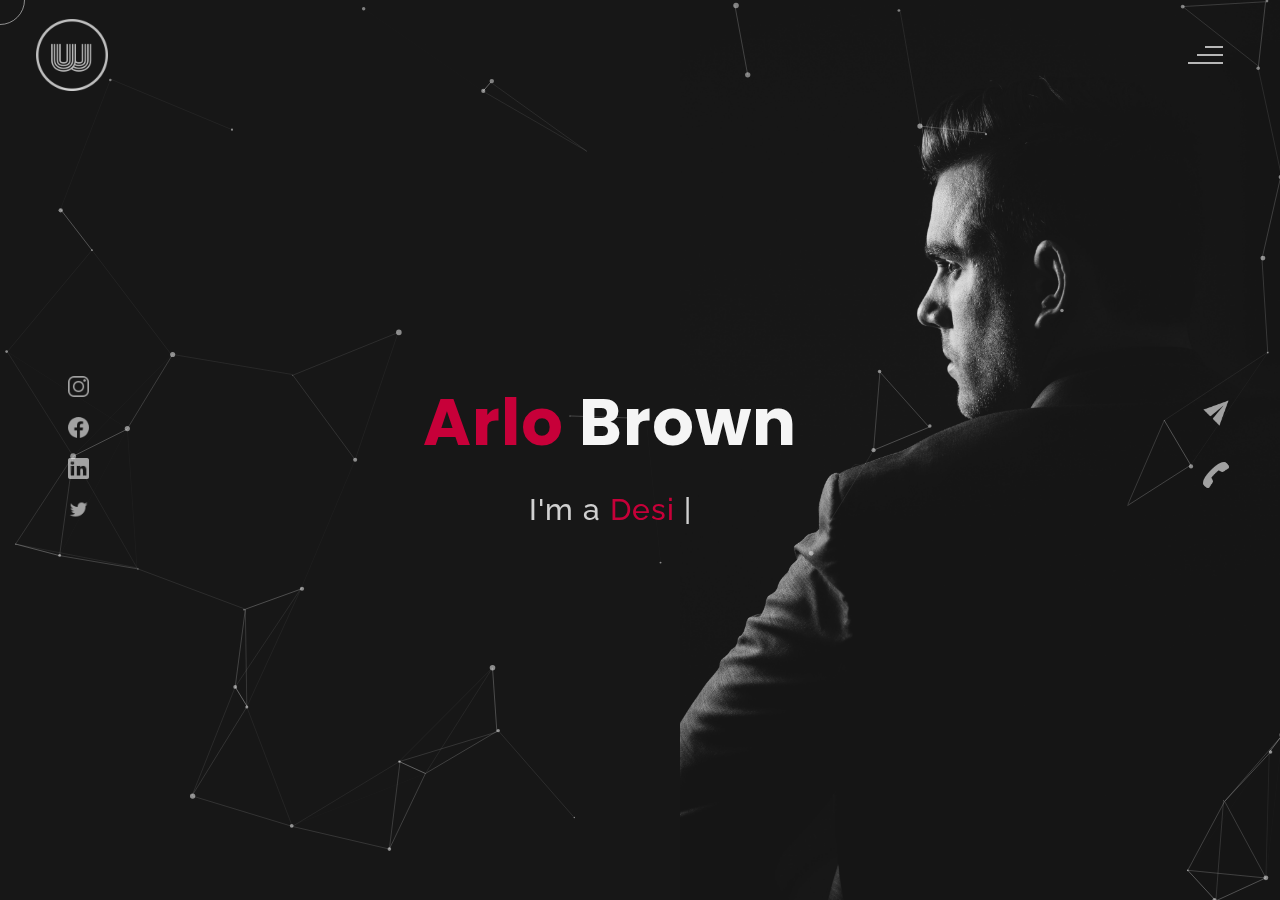
<file: wid/index.html>
<!DOCTYPE html>
<html lang="en">
<head>
    <meta charset="UTF-8">
    <meta name="viewport" content="width=device-width, initial-scale=1.0">
    <meta name="description" content="Willy Wonkas - Personal Portfolio Website Template" />
	<meta name="keywords" content="blog, business card, creative, creative portfolio, cv theme, online resume, personal, portfolio, professional cv, responsive portfolio, resume, resume theme, vcard" />
	<meta name="author" content="willy wonka" />
    <title>Willy Wonkas - Personal Portfolio Website Template</title>
  <!--favicon-img--> 
   <link rel="icon" type="image/png" href="images/favicon.png">
   <!--favicon-img-->
   <!--main css file should not be removed -->
    <link rel="stylesheet" href="css/index.css">
    <!--main css file-->
    <script src="https://cdnjs.cloudflare.com/ajax/libs/gsap/3.2.6/gsap.min.js"></script>
</head>
<body>
    <!--contains all the div-->
    <div id="all">
    <!--mouse  follower-->
        <div class="cursor"></div>
    <!--mouse  follower-->
    <!--loader-->
        <div id="loader">
            <span class="color">Arlo</span>Brown 
        </div>
    <!--loader-end-->
    <!--link-screen-->
        <div id="breaker">
        </div>
        <div id="breaker-two">
        </div>
    <!--link-screen-->
        <!--Main-Section-->
        <!--Navigator-fullscreen-->
        <div id="navigation-content">
            <div class="logo">
                <img src="images/willy wonka logo.png" alt="logo">
            </div>
            <div class="navigation-close">
                <span class="close-first"></span>
                <span class="close-second"></span>
            </div>
            <div class="navigation-links">
                <a href="#" data-text="HOME" id="home-link" >HOME</a>
                <a href="#" data-text="ABOUT" id="about-link" >ABOUT</a>
                <a href="#" data-text="BLOG" id="blog-link" >BLOG</a>
                <a href="#" data-text="PORTFOLIO" id="portfolio-link" >PORTFOLIO</a>
                <a href="#" data-text="CONTACT" id="contact-link" >CONTACT</a>
            </div>
        </div>
        <!--Navigator-Fullscreen END-->
          <!--Home Page-->
        <!--Menubar-->
        <div id="navigation-bar">
            <img src="images/willy wonka logo.png" alt="logo">
            <div class="menubar">
                <span class="first-span"></span>
                <span class="second-span"></span>
                <span class="third-span"></span>
            </div>
        </div>
        <!--Menubar End-->
          <!--Header-->
        <div id="header">
            <div id="particles"></div>
              <!--Social Media Links-->
            <div class="social-media-links">
               <a href="#"><img src="images/instagram logo.png" class="social-media" alt="instagram-logo"></a><!--Your instagram homepage link inser in place of "#"-->
                <a href="#"><img src="images/facebook logo.png" class="social-media" alt="facebook-logo"></a>
                <a href="#"><img src="images/linkedin logo.png" class="social-media" alt="linkedin-logo"></a>
                <a href="#"><img src="images/twitter logo.png" class="social-media" alt="twitter-logo"></a>

            </div>
            <!--Social Media Links end-->
            <div class="header-content">
                <div class="header-content-box">
                <div class="firstline"><span class="color">Arlo </span>Brown</div>
                <div class="secondline">
                I'm a
            <span class="txt-rotate color" data-period="1200"data-rotate='[ " Designer.", " Blogger.", " Freelancer." ]'></span>
            <span class="slash">|</span>
        </div>
                    <div class="contact">
                <a href="Mailto:#"><img src="images/mail.png" alt="email-pic" class="contactpic"></a><!--Your email Id write in place of "#"-->
                <a href="Tel:#"><img src="images/call.png" alt="phone-pic" class="contactpic"></a><!--Your telephone number Id write in place of "#"-->
                    </div>    
            </div>
            </div>
            <!--header image-->
            <div class="header-image">
            <img src="images/man.jpg" alt="logo">
            </div>
            <!--header image end-->
        </div>
           <!--Header End-->
        <!--HomePage End-->
        <!--Main-Section End-->
        <!--about-->
        <div id="about">
            <div class="color-changer">
            <div class="color-panel">
                <img src="images/gear.png" alt="">
            </div>
            <div class="color-selector">
                <div class="heading">Custom Colors</div>
                <div class="colors">
                    <ul >
                    <li>
                        <a href="#0" class="color-red " title="color-red"></a>
                    </li>
                    <li>
                        <a href="#0" class="color-purple" title="color-purple"></a>
                    </li>
                    <li>
                        <a href="#0" class="color-malt" title="color-malt"></a>
                    </li>
                    <li>
                        <a href="#0" class="color-green" title="color-green"></a>
                    </li>
                    <li>
                        <a href="#0" class="color-blue" title="color-blue"></a>
                    </li>
                    <li>
                        <a href="#0" class="color-orange" title="color-orange"></a>
                    </li>
                    </ul>
                </div>
            </div>
            </div>
            <!--about content-->
            <div id="about-content">
                <div class="about-header">
                    About <span class="color">Me</span>
                    <span class ="header-caption">Get to Know <span class="color"> me.</span></span>
                </div>
                <div class="about-main">
            <div class="about-first-paragraph wow">
            <!--about description-->
               <span class="about-first-line">
                    I'm creative 
                    <span class="color">web developer</span>
                     based in New York , USA </span>
                     <br>
               <span class="about-second-line"> With 20 years of experience as a professional Web developer, I have acquired the skills and knowledge necessary to make your project a success. I enjoy every step while working.</span>
               <div class="cv">
                <a href="#"><button>Download <span class="colors">CV</span></button></a>
            </div>
            </div>
            <!--about picture-->
            <div class="about-img">
                <img src="images/about.jpg" alt="Your Image">
            </div>
            </div>
    
            </div>
            <!--services start-->
            <div id="services">
                <div class="color-changer">
                    <div class="color-panel">
                        <img src="images/gear.png" alt="">
                    </div>
                    <div class="color-selector">
                        <div class="heading">Custom Colors</div>
                        <div class="colors">
                            <ul >
                            <li>
                                <a href="#0" class="color-red " title="color-red"></a>
                            </li>
                            <li>
                                <a href="#0" class="color-purple" title="color-purple"></a>
                            </li>
                            <li>
                                <a href="#0" class="color-malt" title="color-malt"></a>
                            </li>
                            <li>
                                <a href="#0" class="color-green" title="color-green"></a>
                            </li>
                            <li>
                                <a href="#0" class="color-blue" title="color-blue"></a>
                            </li>
                            <li>
                                <a href="#0" class="color-orange" title="color-orange"></a>
                            </li>
                            </ul>
                        </div>
                    </div>
                    </div>
            <!--services header-->
                    <div class="services-heading wow">
                        <span class="color">My</span> Services
                    </div>
            <!--services header end-->
            <!--services content-->
                    <div class="services-content">
                           <div class="service-one service wow">
                               <div class="service-img">
                               <img src="images/coding.png" alt="service-one">
                               </div>
                               <div class="service-description">
                                <h2>Web Designing</h2>
                                <p>Lorem ipsum dolor sit amet consectetur adipisicing elit. Quod quibusdam possimus</p>
                               </div>
                           </div>
                           <div class="service-two service wow">
                               <div class="service-img">
                               <img src="images/instagram.png" alt="service-two">
                               </div>
                               <div class="service-description">
                                <h2>Social Media</h2>
                                <p>Lorem ipsum dolor sit amet consectetur adipisicing elit. Quod quibusdam possimus</p>
                               </div>
                           </div>
                           <div class="service-three service wow">
                            <div class="service-img">
                               <img src="images/bulb.png" alt="service-three">
                            </div>
                            <div class="service-description">
                                <h2>Creative Design</h2>
                                <p>Lorem ipsum dolor sit amet consectetur adipisicing elit. Quod quibusdam possimus</p>
                            </div>
                        </div>
                    </div>
            </div>
            <!--services content end-->
            <!--services end-->
            <div id="skills">
                <div class="skills-header">
                     My <span class="color"> Skills</span>
                </div>
                <div class="skills-content " style="text-align: center;">
                    <div class="skill-html skill">
                        <div class="skill-text">
                    <div class="html">
                        HTML/CSS
                    </div>
                        </div>
                    <div class="html-prog wow prog">
                 <div class="html-progress wow">95%</div>
                    </div>
                    </div>
                    <div class="skill-html skill">
                        <div class="skill-text">
                    <div class="html">
                      Javascript
                    </div>
                        </div>
                    <div class="html-prog wow prog">
                 <div class="js-progress wow">90%</div>
                    </div>
                    </div>
                    <div class="skill-html skill">
                        <div class="skill-text">
                    <div class="html">
                        Adobe Ps
                    </div>
                        </div>
                    <div class="html-prog wow prog">
                 <div class="adobe-progress wow">83%</div>
                    </div>
                    </div>
                    <div class="skill-html skill">
                        <div class="skill-text">
                    <div class="html">
                        PHP
                    </div>
                        </div>
                    <div class="html-prog wow prog">
                 <div class="php-progress wow">87%</div>
                    </div>
                    </div>
                    <div class="skill-html skill">
                        <div class="skill-text">
                    <div class="html">
                        JQuery
                    </div>
                        </div>
                    <div class="html-prog wow prog">
                 <div class="jquery-progress wow">94%</div>
                    </div>
                    </div>
                    <div class="skill-html skill">
                        <div class="skill-text">
                    <div class="html">
                        SEO
                    </div>
                        </div>
                    <div class="html-prog wow prog">
                 <div class="seo-progress wow">84%</div>
                    </div>
                    </div>
                </div>
            </div>
    <!--copyright-section You Can Remove After Downloading-->
            <div class="footer">
             <div class="footer-text">
                 <img src="./images/copyright.png" alt="copyright-img" class="images" height="14px"> Willy Wonkas
             </div>
            </div>
    <!--copyright-section-->
        </div>
        <!--about end-->
        <!--portfolio-->
        <div id="portfolio">
            <div class="color-changer">
                <div class="color-panel">
                    <img src="images/gear.png" alt="">
                </div>
                <div class="color-selector">
                    <div class="heading">Custom Colors</div>
                    <div class="colors">
                        <ul >
                        <li>
                            <a href="#0" class="color-red " title="color-red"></a>
                        </li>
                        <li>
                            <a href="#0" class="color-purple" title="color-purple"></a>
                        </li>
                        <li>
                            <a href="#0" class="color-malt" title="color-malt"></a>
                        </li>
                        <li>
                            <a href="#0" class="color-green" title="color-green"></a>
                        </li>
                        <li>
                            <a href="#0" class="color-blue" title="color-blue"></a>
                        </li>
                        <li>
                            <a href="#0" class="color-orange" title="color-orange"></a>
                        </li>
                        </ul>
                    </div>
                </div>
                </div>
            <div class="portfolio-header"> <span class="color"> My </span> Portfolio
            <span class ="header-caption"> Some Of My <span class="color"> Works</span></span></div>
             <div id="portfolio-content">
                 <div class="portfolio portfolio-first">
                     <div class="portfolio-image">
                        <img src="images/portfolio-first.jpg" alt="portfolio-first">
                     </div>
                     <div class="portfolio-text">
                         <h2>App Idea</h2>
                         <p>Lorem, ipsum dolor sit amet consectetur adipisicing elit. Ad ut optio repellat cupiditate 
                             expedita eius dignissimos. Id cumque placeat minima ad laudantium suscipit voluptatem ducimus</p>
                         <div class="button"><a href="#"><button><span class="index"> View Project<i class="gg-arrow-right"></i></span></button></a></div>
                     </div>
                 </div>
                 <div class="portfolio portfolio-second">
                    <div class="portfolio-image">
                        <img src="images/portfolio-second.jpg" alt="portfolio-second">
                    </div>
                    <div class="portfolio-text">
                        <h2>Web Designing</h2>
                        <p>Lorem ipsum dolor sit, amet consectetur adipisicing elit. Id cumque placeat minima ad laudantium suscipit
                             voluptatem ducimus. Id cumque placeat minima ad laudantium suscipit voluptatem ducimus</p>
                        <div class="button"><a href="#"><button><span class="index"> View Project<i class="gg-arrow-right"></i></span></button></a></div>
                    </div>
                </div>
             
                <div class="portfolio portfolio-third">
                    <div class="portfolio-image">
                        <img src="images/portfolio-third.jpg" alt="portfolio-third">
                    </div>
                    <div class="portfolio-text">
                        <h2>UI Designing</h2>
                        <p>Lorem, ipsum dolor sit amet consectetur adipisicing elit. Ad ut optio repellat cupiditate expedita eius dignissimos
                            .. Id cumque placeat minima ad laudantium suscipit voluptatem ducimus</p>
                        <div class="button"><a href="#"><button><span class="index"> View Project<i class="gg-arrow-right"></i></span></button></a></div>
                    </div>
                </div>
                <div class="portfolio portfolio-fourth">
                    <div class=" portfolio-image">
                        <img src="images/portfolio-fourth.jpg" alt="portfolio-fourth">
                    </div>
                    <div class="portfolio-text">
                        <h2>Wow Graphics</h2>
                        <p>Lorem, ipsum dolor sit amet consectetur adipisicing elit. Ad ut optio repellat cupiditate
                             expedita eius dignissimos. Id cumque placeat minima ad laudantium suscipit voluptatem ducimus</p>
                        <div class="button"><a href="#"><button><span class="index"> View Project<i class="gg-arrow-right"></i></span></button></a></div>
                    </div>
                </div>
                 </div>
                    <!--copyright-section You Can Remove After Downloading-->
            <div class="footer">
                <div class="footer-text">
                    <img src="./images/copyright.png" alt="copyright-img" class="images" height="14px"> Willy Wonkas
                </div>
               </div>
       <!--copyright-section-->
             </div>
        <!--portfolio end-->
        <!--blog-->
        <div id="blog">
            <div class="color-changer">
                <div class="color-panel">
                    <img src="images/gear.png" alt="">
                </div>
                <div class="color-selector">
                    <div class="heading">Custom Colors</div>
                    <div class="colors">
                        <ul >
                        <li>
                            <a href="#0" class="color-red " title="color-red"></a>
                        </li>
                        <li>
                            <a href="#0" class="color-purple" title="color-purple"></a>
                        </li>
                        <li>
                            <a href="#0" class="color-malt" title="color-malt"></a>
                        </li>
                        <li>
                            <a href="#0" class="color-green" title="color-green"></a>
                        </li>
                        <li>
                            <a href="#0" class="color-blue" title="color-blue"></a>
                        </li>
                        <li>
                            <a href="#0" class="color-orange" title="color-orange"></a>
                        </li>
                        </ul>
                    </div>
                </div>
                </div>
        <div class="blog-header"> Blogs</span>
            <span class ="header-caption"> My Latest <span class="color"> blog posts.</span></span></div>
            <div class="blog-content">
                 <div class="blogs">
                     <a href="#">
                     <div class="img">
                        <img src="images/post-one.jpg" alt="blog-one">
                        <div class="blog-date">8 May,20</div>
                     </div>
                     <div class="blog-text">
                         <h3>Harleys In Hawaai</h3>
                         <p>Lorem ipsum dolor sit amet consectetur adipisicing elit. Possimus alias dolore recusandae illum, corrupti quo 
                             veniam saepe aliquid! Quis voluptates ratione consequuntur vel, perferendis cum provident? Magnam fugiat voluptas
                              libero.</p>
                     </div></a>
                 </div>      
                 <div class="blogs">
                    <a href="#">
                    <div class="img">
                        <img src="images/post-two.jpg" alt="blog-two">
                        <div class="blog-date">16 Jan,20</div>
                    </div>
                    <div class="blog-text">
                        <h3>Key To Be Productive</h3>
                        <p>Lorem ipsum dolor, sit amet consectetur adipisicing elit. Incidunt maiores, 
                            recusandae cupiditate ducimus a non tempora, architecto obcaecati eaque ipsum assumenda harum dolorum iusto tenetur
                             eius eligendi dolor magnam sit!</p>
                    </div></a>
                </div>      
                <div class="blogs">
                    <a href="#">
                    <div class="img">
                        <img src="images/post-three.jpg" alt="blog-three">
                        <div class="blog-date">30 Nov,19</div>
                    </div>
                    <div class="blog-text">
                        <h3>Caffeine Addict</h3>
                        <p>Lorem ipsum, dolor sit amet consectetur adipisicing elit. Nemo nostrum impedit 
                            ipsam perspiciatis ratione sapiente quasi optio reprehenderit, labore consequuntur suscipit cum quas.
                             Officiis dolorem asperiores, ut necessitatibus quas doloremque?</p>
                    </div></a>
                </div>
                <div class="blogs">
                    <a href="#">
                    <div class="img">
                        <img src="images/post-four.jpg" alt="blog-four">
                        <div class="blog-date">6 Jul,19</div>
                    </div>
                    <div class="blog-text">
                        <h3>Web Development</h3>
                        <p>Lorem ipsum dolor sit amet consectetur adipisicing elit. Dolorem, veniam ratione quam vitae,
                             quibusdam explicabo rem debitis velit ipsa repellat, impedit nulla fuga? Amet corporis praesentium quae.
                              Sed, quibusdam necessitatibus.</p>
                    </div></a>
                </div>  
                <div class="blogs">
                    <a href="#">
                    <div class="img">
                        <img src="images/post-five.jpg" alt="blog-five">
                        <div class="blog-date">1 Jun,19</div>
                    </div>
                    <div class="blog-text">
                        <h3>Work From Home</h3>
                        <p>Lorem ipsum dolor sit amet consectetur adipisicing elit. Fuga sunt eum necessitatibus rem 
                            dignissimos nulla mollitia cumque, provident officiis non vitae? Animi aut doloremque illum, soluta hic minus 
                            sint explicabo..</p>
                    </div></a>
                </div>  
                <div class="blogs">
                    <a href="#">
                    <div class="img">
                        <img src="images/post-six.jpg" alt="blog-six">
                        <div class="blog-date">28 Feb,19</div>
                    </div>
                    <div class="blog-text">
                        <h3>Business Trip</h3>
                        <p>Lorem ipsum dolor sit amet consectetur adipisicing elit. Explicabo tempora dolorum fuga ratione, unde, 
                            ex quaerat iste numquam nemo nihil nobis rem sint quia recusandae dignissimos quos ut rerum nam.</p>
                    </div></a>
                </div>        
            </div>
               <!--copyright-section You Can Remove After Downloading-->
               <div class="footer">
                <div class="footer-text">
                    <img src="./images/copyright.png" alt="copyright-img" class="images" height="14px"> Willy Wonkas
                </div>
               </div>
       <!--copyright-section-->
        </div>
        <!--blog end-->
        <!--contact-->
     <div id="contact">
        <div class="color-changer">
            <div class="color-panel">
                <img src="images/gear.png" alt="">
            </div>
            <div class="color-selector">
                <div class="heading">Custom Colors</div>
                <div class="colors">
                    <ul >
                    <li>
                        <a href="#0" class="color-red " title="color-red"></a>
                    </li>
                    <li>
                        <a href="#0" class="color-purple" title="color-purple"></a>
                    </li>
                    <li>
                        <a href="#0" class="color-malt" title="color-malt"></a>
                    </li>
                    <li>
                        <a href="#0" class="color-green" title="color-green"></a>
                    </li>
                    <li>
                        <a href="#0" class="color-blue" title="color-blue"></a>
                    </li>
                    <li>
                        <a href="#0" class="color-orange" title="color-orange"></a>
                    </li>
                    </ul>
                </div>
            </div>
            </div>
         <div class="contact-header">Contact <span class="color"> Me</span>
        <div class="contact-header-caption"> <span class="color"> Get</span> In Touch.</div></div>
        <div class="contact-content">
            <!--Contact form-->
             <div class="contact-form">
                 <div class="form-header">
                     Message Me
                 </div>
                 <form id="myForm" action="#">
                    <div class="input-line">
                        <input  id="name" type="text" placeholder="Name" class="input-name">
                        <input id="email" type="email" placeholder="Email"  class="input-name">
                    </div>
                    <input type="text" id="subject" placeholder="subject" class="input-subject">
                    <textarea id ="body" class="input-textarea" placeholder="message"></textarea>
                    <button type="button" id ="submit" value="send">Submit</button>
                 </form>
               
             </div>
            <!--Contact form-->
            <!--Contact information-->
             <div class="contact-info">
                <div class="contact-info-header">
                    Contact Info
                </div>
                <div class="contact-info-content">
                <div class="contect-info-content-line">
                    <img src="./images/icon-name.png" class="icon" alt="name-icon">
                    <div class="contact-info-icon-text">
                        <h6>Name</h6>
                        <p>Arlo Brown</p>
                  </div>
                </div>
                <div class="contect-info-content-line">
                  <img src="./images/icon-location.png" class="icon" alt="location-icon">
                  <div class="contact-info-icon-text">
                      <h6>Location</h6>
                      <p>New York, USA</p>
                </div>
              </div>
              <div class="contect-info-content-line">
                  <img src="./images/icon-phone.png" class="icon" alt="phone-icon">
                  <div class="contact-info-icon-text">
                      <h6>Call</h6>
                      <p>+9865376531</p>
                </div>
              </div>
              
              <div class="contect-info-content-line">
                  <img src="./images/icon-email.png" class="icon" alt="email-icon">
                  <div class="contact-info-icon-text">
                      <h6>Email</h6>
                      <p>Info@example.com</p>
                </div>
              </div>
                </div>
            <!--Contact information end-->
           </div>
        </div>
                    <!--copyright-section You Can Remove After Downloading-->
                    <div class="footer">
                        <div class="footer-text">
                            <img src="./images/copyright.png" alt="copyright-img" class="images" height="14px"> Willy Wonkas
                        </div>
                       </div>
               <!--copyright-section-->
     </div>
        <!--contact end-->
    </div>
    <!--all the divisions-->
    <script src="js/jquery.min.js"></script>
    <script src="js/particles.js"></script>
    <script src="js/particles.min.js"></script>
    <script src="js/index.js"></script>
    <!--particles script-->
    <script>
  particlesJS("particles", {"particles":{"number":{"value":40,"density":{"enable":true,"value_area":800}},"color":{"value":"#ffffff"},"shape":{"type":"circle","stroke":{"width":0,"color":"#000000"},"polygon":{"nb_sides":5},"image":{"src":"img/github.svg","width":100,"height":100}},"opacity":{"value":0.5,"random":false,"anim":{"enable":false,"speed":1,"opacity_min":0.1,"sync":false}},"size":{"value":3,"random":true,"anim":{"enable":false,"speed":40,"size_min":0.1,"sync":false}},"line_linked":{"enable":true,"distance":150,"color":"#ffffff","opacity":0.4,"width":1},"move":{"enable":true,"speed":6,"direction":"none","random":false,"straight":false,"out_mode":"out","bounce":false,"attract":{"enable":false,"rotateX":600,"rotateY":1200}}},"interactivity":{"detect_on":"canvas","events":{"onhover":{"enable":true,"mode":"repulse"},"onclick":{"enable":true,"mode":"push"},"resize":true},"modes":{"grab":{"distance":400,"line_linked":{"opacity":1}},"bubble":{"distance":400,"size":40,"duration":2,"opacity":8,"speed":3},"repulse":{"distance":200,"duration":0.4},"push":{"particles_nb":4},"remove":{"particles_nb":2}}},"retina_detect":true});
    </script>

</body>
</html>
</file>
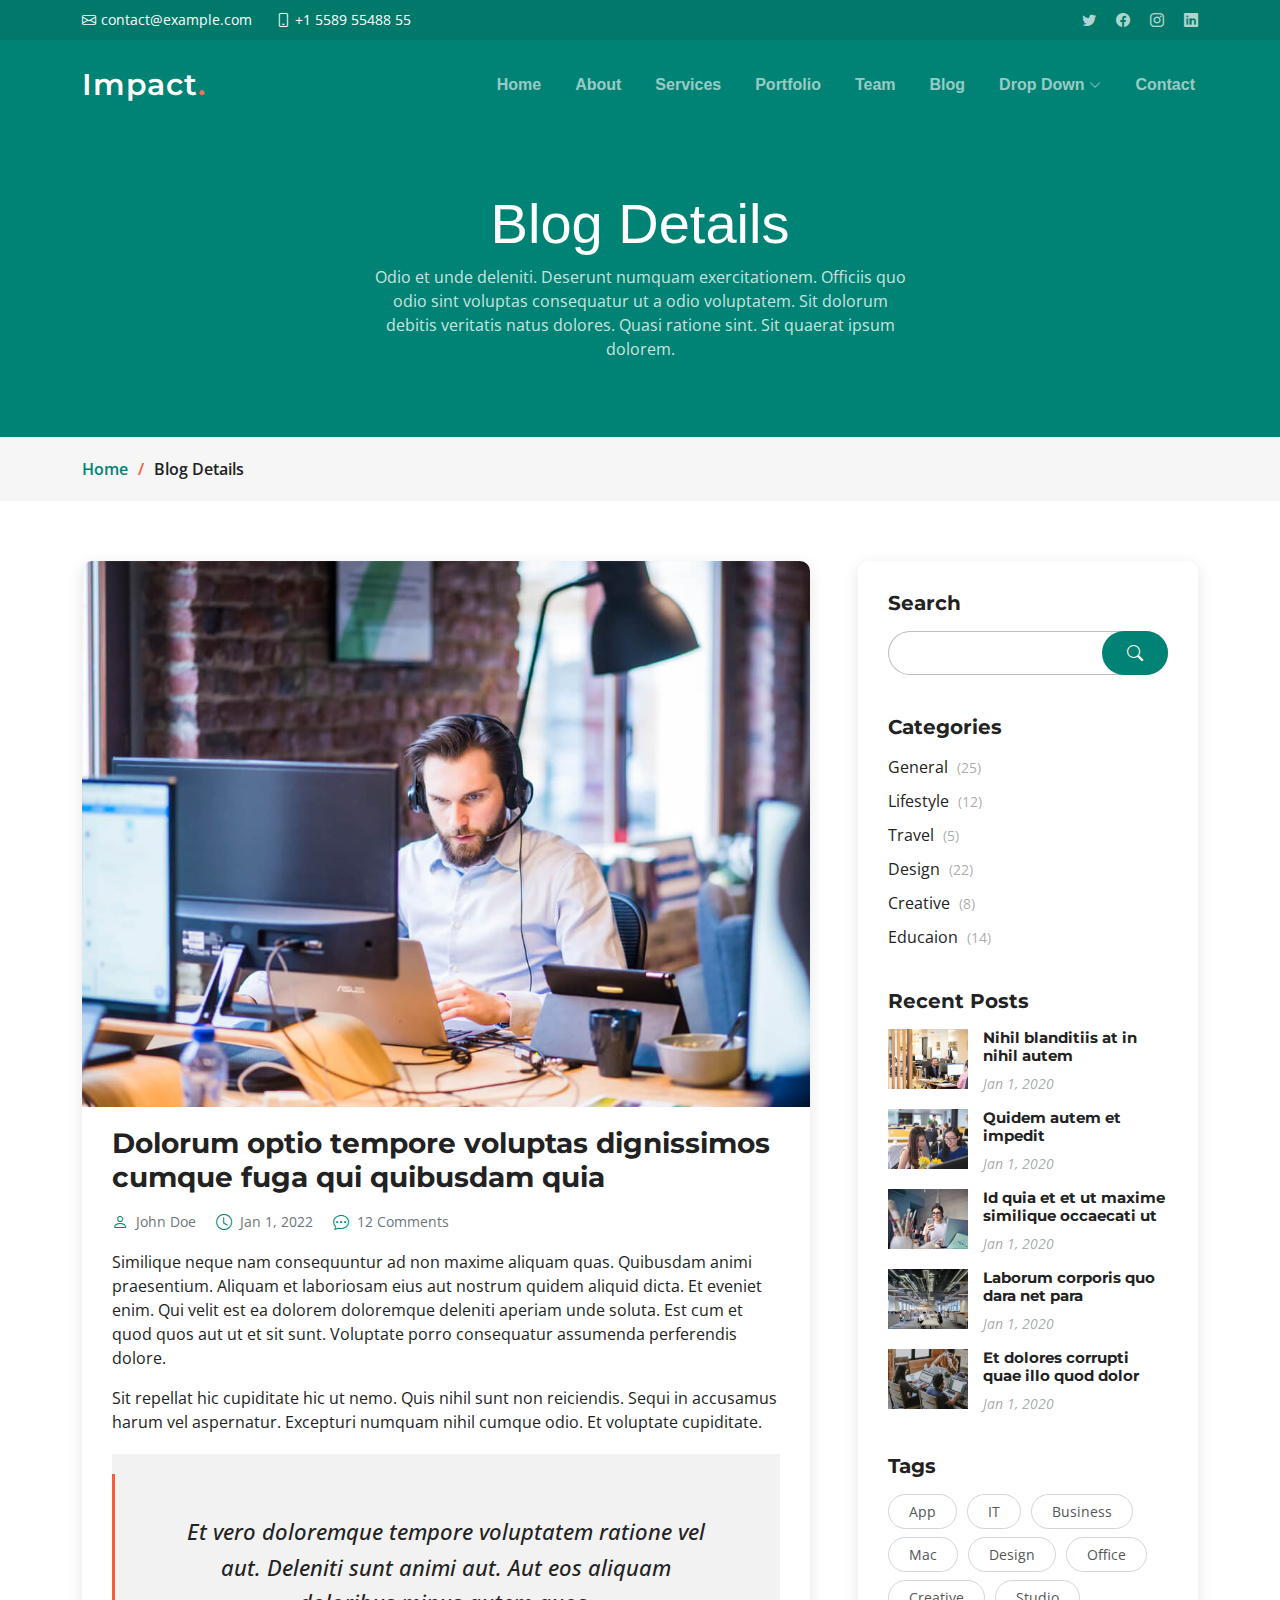
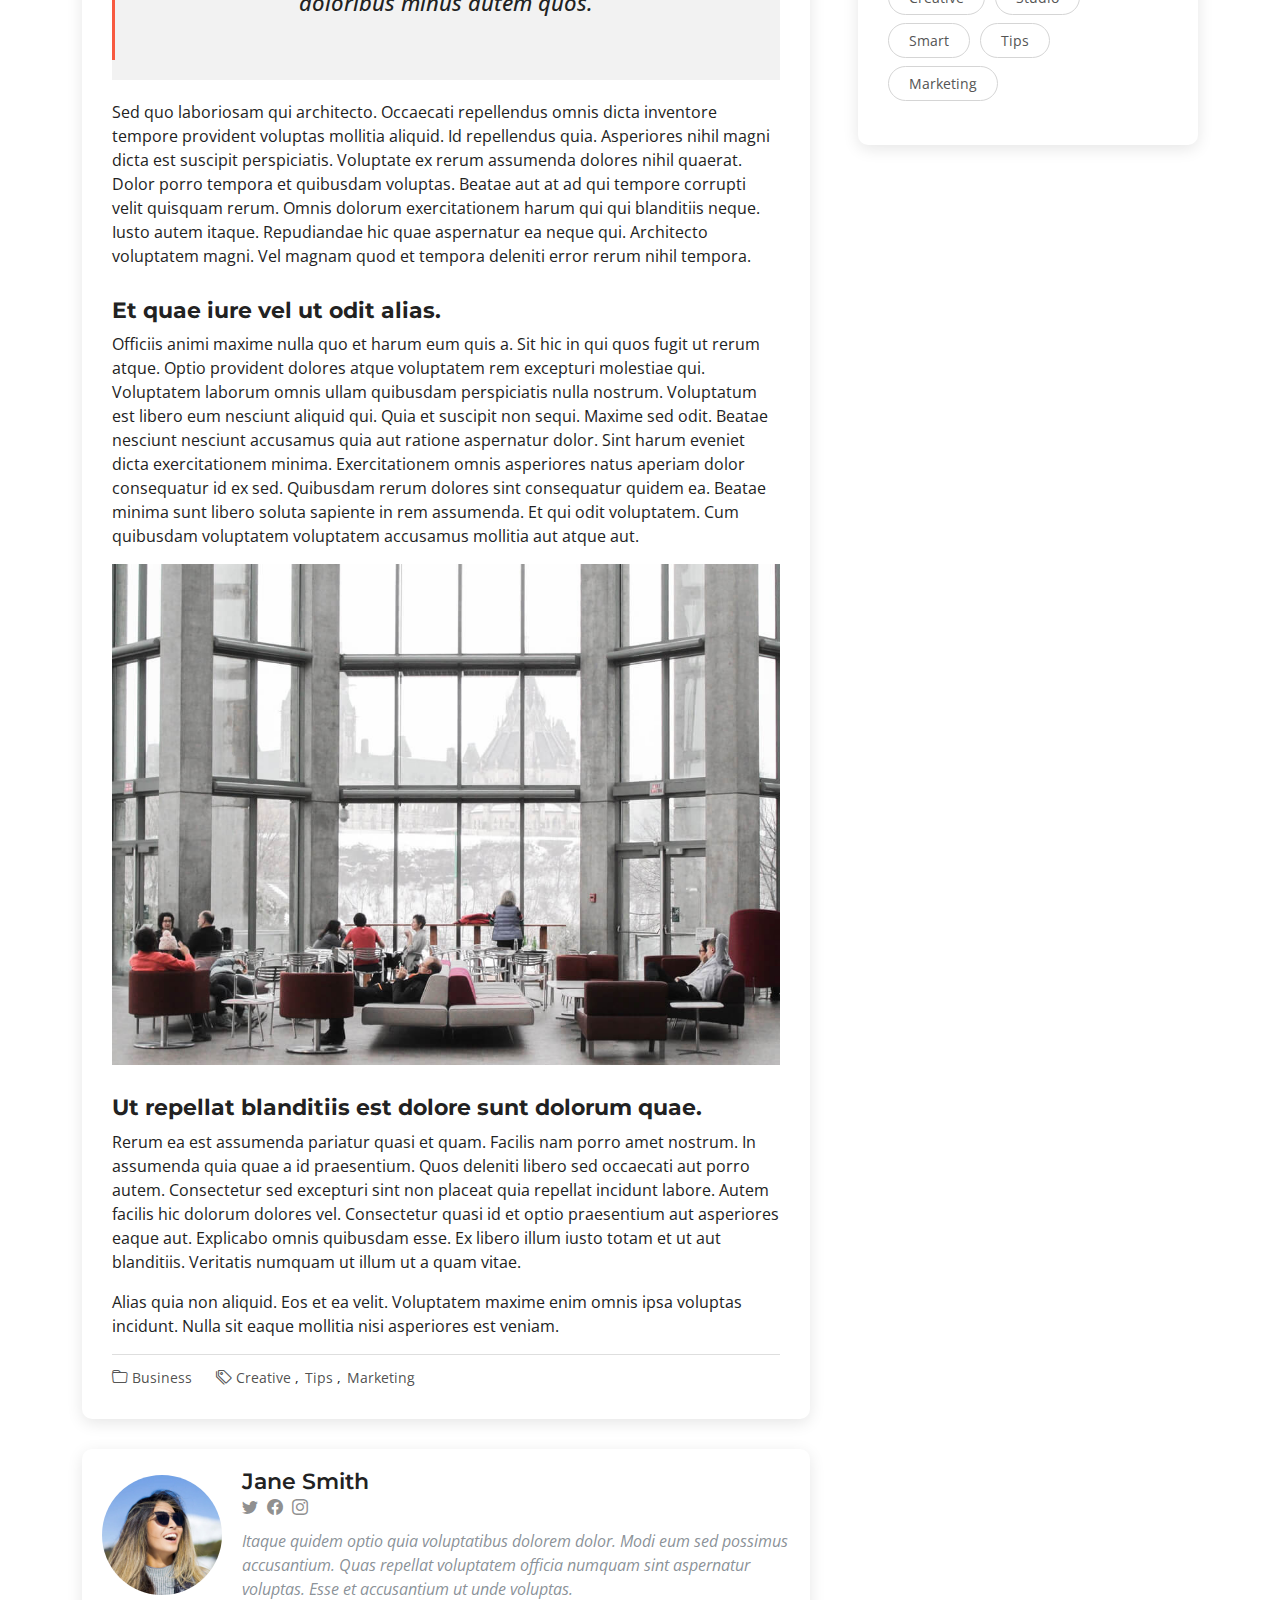
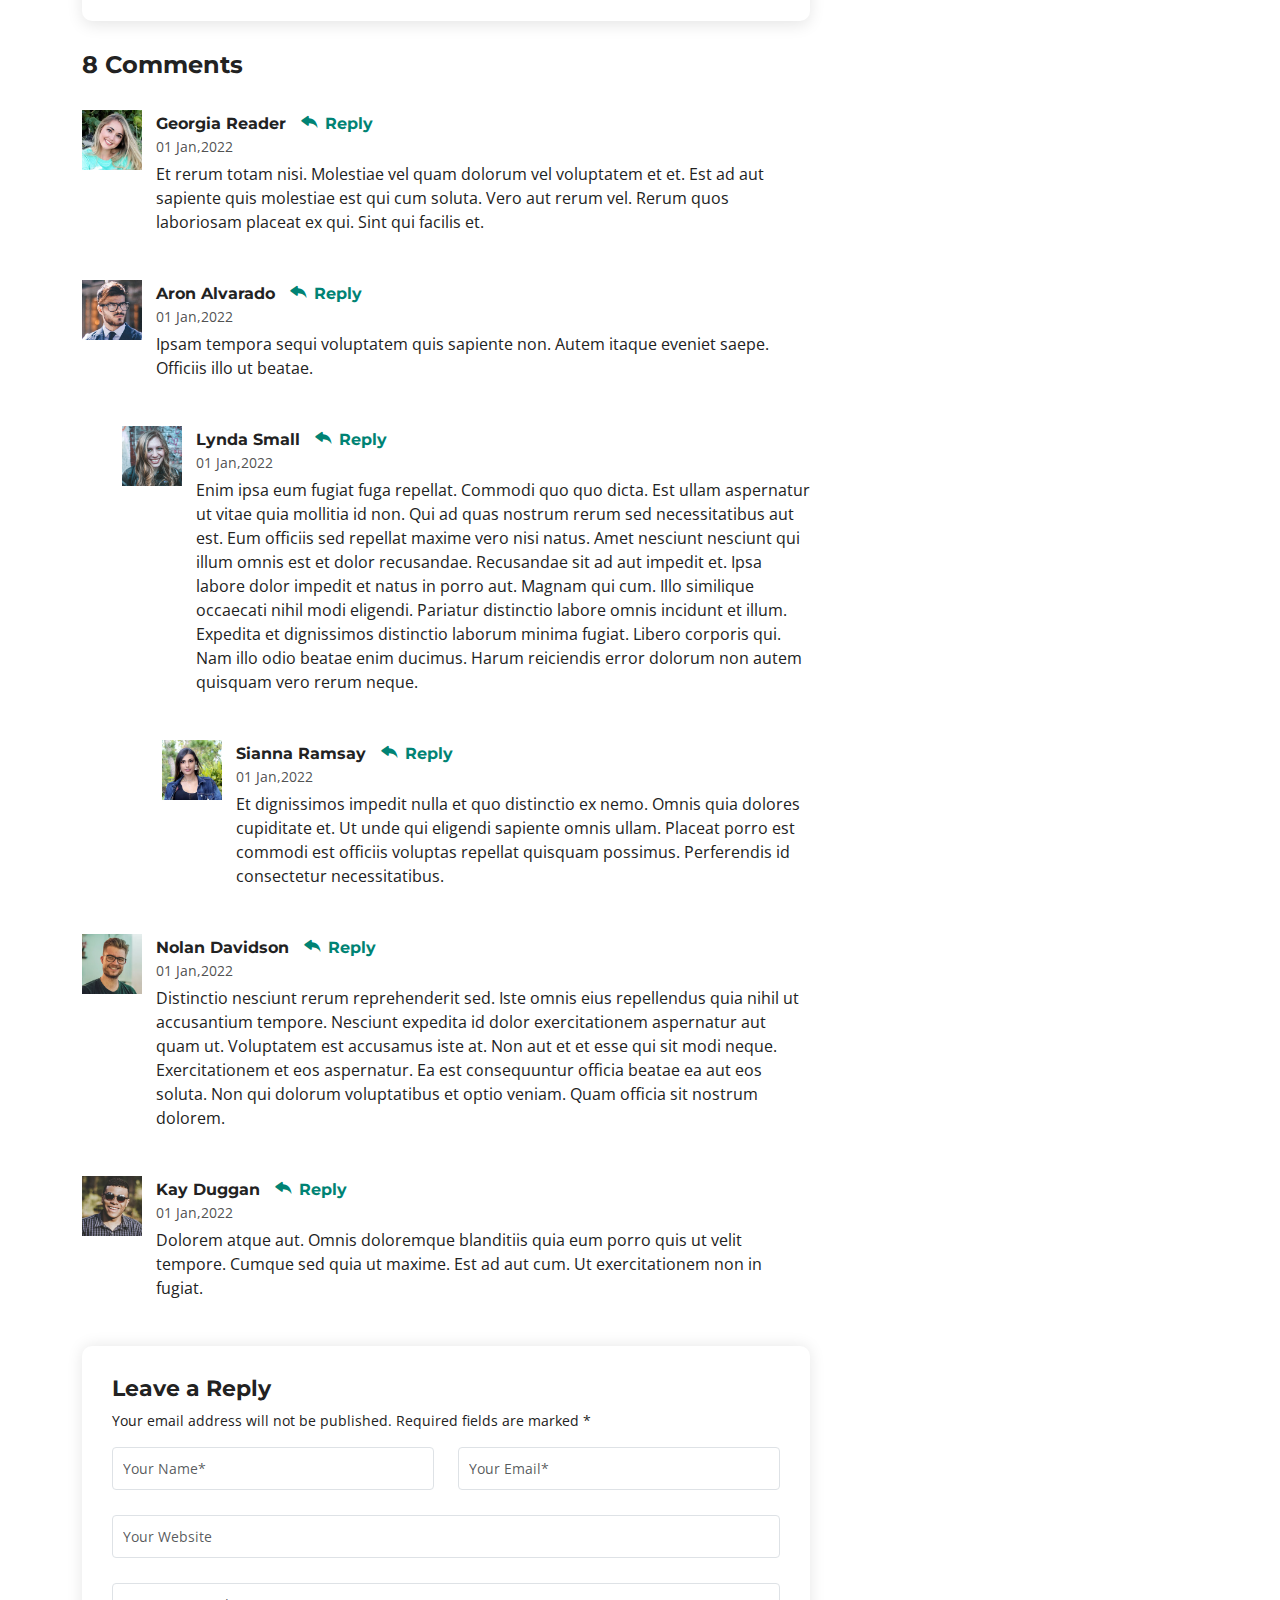
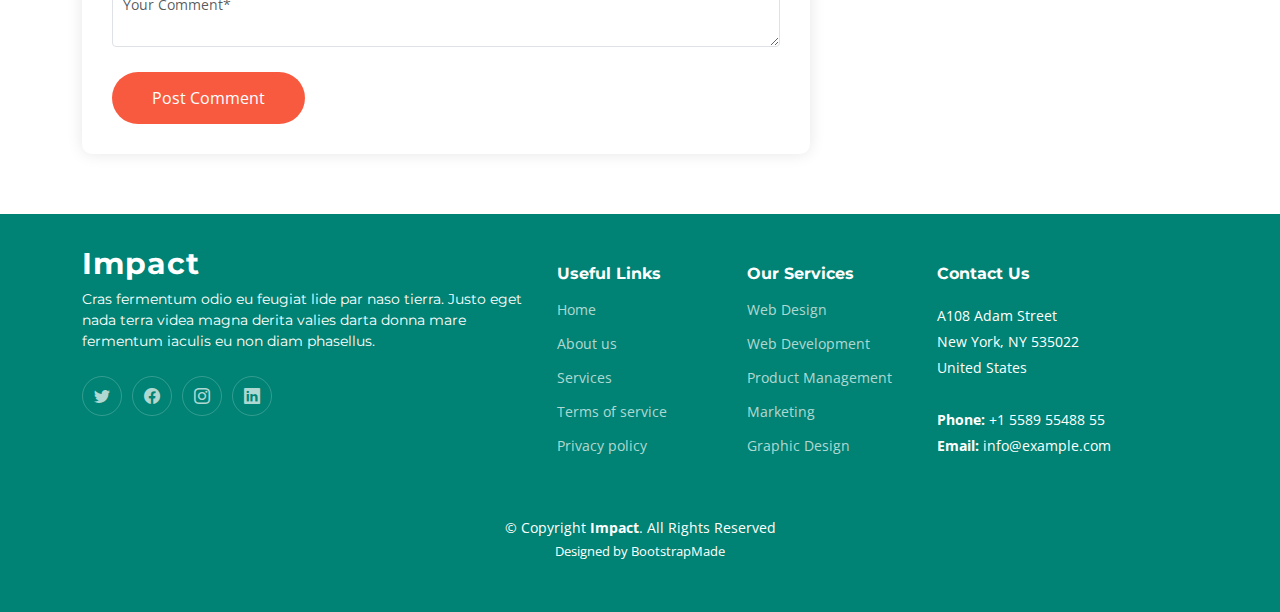
<file: New/blog-details.html>
<!DOCTYPE html>
<html lang="en">

<head>
  <meta charset="utf-8">
  <meta content="width=device-width, initial-scale=1.0" name="viewport">

  <title>Impact Bootstrap Template - Blog Details</title>
  <meta content="" name="description">
  <meta content="" name="keywords">

  <!-- Favicons -->
  <link href="assets/img/favicon.png" rel="icon">
  <link href="assets/img/apple-touch-icon.png" rel="apple-touch-icon">

  <!-- Google Fonts -->
  <link rel="preconnect" href="https://fonts.googleapis.com">
  <link rel="preconnect" href="https://fonts.gstatic.com" crossorigin>
  <link href="https://fonts.googleapis.com/css2?family=Open+Sans:ital,wght@0,300;0,400;0,500;0,600;0,700;1,300;1,400;1,600;1,700&family=Montserrat:ital,wght@0,300;0,400;0,500;0,600;0,700;1,300;1,400;1,500;1,600;1,700&family=Raleway:ital,wght@0,300;0,400;0,500;0,600;0,700;1,300;1,400;1,500;1,600;1,700&display=swap" rel="stylesheet">

  <!-- Vendor CSS Files -->
  <link href="assets/vendor/bootstrap/css/bootstrap.min.css" rel="stylesheet">
  <link href="assets/vendor/bootstrap-icons/bootstrap-icons.css" rel="stylesheet">
  <link href="assets/vendor/aos/aos.css" rel="stylesheet">
  <link href="assets/vendor/glightbox/css/glightbox.min.css" rel="stylesheet">
  <link href="assets/vendor/swiper/swiper-bundle.min.css" rel="stylesheet">

  <!-- Template Main CSS File -->
  <link href="assets/css/main.css" rel="stylesheet">

  <!-- =======================================================
  * Template Name: Impact
  * Updated: Jan 09 2024 with Bootstrap v5.3.2
  * Template URL: https://bootstrapmade.com/impact-bootstrap-business-website-template/
  * Author: BootstrapMade.com
  * License: https://bootstrapmade.com/license/
  ======================================================== -->
</head>

<body>

  <!-- ======= Header ======= -->
  <section id="topbar" class="topbar d-flex align-items-center">
    <div class="container d-flex justify-content-center justify-content-md-between">
      <div class="contact-info d-flex align-items-center">
        <i class="bi bi-envelope d-flex align-items-center"><a href="mailto:contact@example.com">contact@example.com</a></i>
        <i class="bi bi-phone d-flex align-items-center ms-4"><span>+1 5589 55488 55</span></i>
      </div>
      <div class="social-links d-none d-md-flex align-items-center">
        <a href="#" class="twitter"><i class="bi bi-twitter"></i></a>
        <a href="#" class="facebook"><i class="bi bi-facebook"></i></a>
        <a href="#" class="instagram"><i class="bi bi-instagram"></i></a>
        <a href="#" class="linkedin"><i class="bi bi-linkedin"></i></i></a>
      </div>
    </div>
  </section><!-- End Top Bar -->

  <header id="header" class="header d-flex align-items-center">

    <div class="container-fluid container-xl d-flex align-items-center justify-content-between">
      <a href="index.html" class="logo d-flex align-items-center">
        <!-- Uncomment the line below if you also wish to use an image logo -->
        <!-- <img src="assets/img/logo.png" alt=""> -->
        <h1>Impact<span>.</span></h1>
      </a>
      <nav id="navbar" class="navbar">
        <ul>
          <li><a href="#hero">Home</a></li>
          <li><a href="#about">About</a></li>
          <li><a href="#services">Services</a></li>
          <li><a href="#portfolio">Portfolio</a></li>
          <li><a href="#team">Team</a></li>
          <li><a href="blog.html">Blog</a></li>
          <li class="dropdown"><a href="#"><span>Drop Down</span> <i class="bi bi-chevron-down dropdown-indicator"></i></a>
            <ul>
              <li><a href="#">Drop Down 1</a></li>
              <li class="dropdown"><a href="#"><span>Deep Drop Down</span> <i class="bi bi-chevron-down dropdown-indicator"></i></a>
                <ul>
                  <li><a href="#">Deep Drop Down 1</a></li>
                  <li><a href="#">Deep Drop Down 2</a></li>
                  <li><a href="#">Deep Drop Down 3</a></li>
                  <li><a href="#">Deep Drop Down 4</a></li>
                  <li><a href="#">Deep Drop Down 5</a></li>
                </ul>
              </li>
              <li><a href="#">Drop Down 2</a></li>
              <li><a href="#">Drop Down 3</a></li>
              <li><a href="#">Drop Down 4</a></li>
            </ul>
          </li>
          <li><a href="#contact">Contact</a></li>
        </ul>
      </nav><!-- .navbar -->

      <i class="mobile-nav-toggle mobile-nav-show bi bi-list"></i>
      <i class="mobile-nav-toggle mobile-nav-hide d-none bi bi-x"></i>

    </div>
  </header><!-- End Header -->
  <!-- End Header -->

  <main id="main">

    <!-- ======= Breadcrumbs ======= -->
    <div class="breadcrumbs">
      <div class="page-header d-flex align-items-center" style="background-image: url('');">
        <div class="container position-relative">
          <div class="row d-flex justify-content-center">
            <div class="col-lg-6 text-center">
              <h2>Blog Details</h2>
              <p>Odio et unde deleniti. Deserunt numquam exercitationem. Officiis quo odio sint voluptas consequatur ut a odio voluptatem. Sit dolorum debitis veritatis natus dolores. Quasi ratione sint. Sit quaerat ipsum dolorem.</p>
            </div>
          </div>
        </div>
      </div>
      <nav>
        <div class="container">
          <ol>
            <li><a href="index.html">Home</a></li>
            <li>Blog Details</li>
          </ol>
        </div>
      </nav>
    </div><!-- End Breadcrumbs -->

    <!-- ======= Blog Details Section ======= -->
    <section id="blog" class="blog">
      <div class="container" data-aos="fade-up">

        <div class="row g-5">

          <div class="col-lg-8">

            <article class="blog-details">

              <div class="post-img">
                <img src="assets/img/blog/blog-1.jpg" alt="" class="img-fluid">
              </div>

              <h2 class="title">Dolorum optio tempore voluptas dignissimos cumque fuga qui quibusdam quia</h2>

              <div class="meta-top">
                <ul>
                  <li class="d-flex align-items-center"><i class="bi bi-person"></i> <a href="blog-details.html">John Doe</a></li>
                  <li class="d-flex align-items-center"><i class="bi bi-clock"></i> <a href="blog-details.html"><time datetime="2020-01-01">Jan 1, 2022</time></a></li>
                  <li class="d-flex align-items-center"><i class="bi bi-chat-dots"></i> <a href="blog-details.html">12 Comments</a></li>
                </ul>
              </div><!-- End meta top -->

              <div class="content">
                <p>
                  Similique neque nam consequuntur ad non maxime aliquam quas. Quibusdam animi praesentium. Aliquam et laboriosam eius aut nostrum quidem aliquid dicta.
                  Et eveniet enim. Qui velit est ea dolorem doloremque deleniti aperiam unde soluta. Est cum et quod quos aut ut et sit sunt. Voluptate porro consequatur assumenda perferendis dolore.
                </p>

                <p>
                  Sit repellat hic cupiditate hic ut nemo. Quis nihil sunt non reiciendis. Sequi in accusamus harum vel aspernatur. Excepturi numquam nihil cumque odio. Et voluptate cupiditate.
                </p>

                <blockquote>
                  <p>
                    Et vero doloremque tempore voluptatem ratione vel aut. Deleniti sunt animi aut. Aut eos aliquam doloribus minus autem quos.
                  </p>
                </blockquote>

                <p>
                  Sed quo laboriosam qui architecto. Occaecati repellendus omnis dicta inventore tempore provident voluptas mollitia aliquid. Id repellendus quia. Asperiores nihil magni dicta est suscipit perspiciatis. Voluptate ex rerum assumenda dolores nihil quaerat.
                  Dolor porro tempora et quibusdam voluptas. Beatae aut at ad qui tempore corrupti velit quisquam rerum. Omnis dolorum exercitationem harum qui qui blanditiis neque.
                  Iusto autem itaque. Repudiandae hic quae aspernatur ea neque qui. Architecto voluptatem magni. Vel magnam quod et tempora deleniti error rerum nihil tempora.
                </p>

                <h3>Et quae iure vel ut odit alias.</h3>
                <p>
                  Officiis animi maxime nulla quo et harum eum quis a. Sit hic in qui quos fugit ut rerum atque. Optio provident dolores atque voluptatem rem excepturi molestiae qui. Voluptatem laborum omnis ullam quibusdam perspiciatis nulla nostrum. Voluptatum est libero eum nesciunt aliquid qui.
                  Quia et suscipit non sequi. Maxime sed odit. Beatae nesciunt nesciunt accusamus quia aut ratione aspernatur dolor. Sint harum eveniet dicta exercitationem minima. Exercitationem omnis asperiores natus aperiam dolor consequatur id ex sed. Quibusdam rerum dolores sint consequatur quidem ea.
                  Beatae minima sunt libero soluta sapiente in rem assumenda. Et qui odit voluptatem. Cum quibusdam voluptatem voluptatem accusamus mollitia aut atque aut.
                </p>
                <img src="assets/img/blog/blog-inside-post.jpg" class="img-fluid" alt="">

                <h3>Ut repellat blanditiis est dolore sunt dolorum quae.</h3>
                <p>
                  Rerum ea est assumenda pariatur quasi et quam. Facilis nam porro amet nostrum. In assumenda quia quae a id praesentium. Quos deleniti libero sed occaecati aut porro autem. Consectetur sed excepturi sint non placeat quia repellat incidunt labore. Autem facilis hic dolorum dolores vel.
                  Consectetur quasi id et optio praesentium aut asperiores eaque aut. Explicabo omnis quibusdam esse. Ex libero illum iusto totam et ut aut blanditiis. Veritatis numquam ut illum ut a quam vitae.
                </p>
                <p>
                  Alias quia non aliquid. Eos et ea velit. Voluptatem maxime enim omnis ipsa voluptas incidunt. Nulla sit eaque mollitia nisi asperiores est veniam.
                </p>

              </div><!-- End post content -->

              <div class="meta-bottom">
                <i class="bi bi-folder"></i>
                <ul class="cats">
                  <li><a href="#">Business</a></li>
                </ul>

                <i class="bi bi-tags"></i>
                <ul class="tags">
                  <li><a href="#">Creative</a></li>
                  <li><a href="#">Tips</a></li>
                  <li><a href="#">Marketing</a></li>
                </ul>
              </div><!-- End meta bottom -->

            </article><!-- End blog post -->

            <div class="post-author d-flex align-items-center">
              <img src="assets/img/blog/blog-author.jpg" class="rounded-circle flex-shrink-0" alt="">
              <div>
                <h4>Jane Smith</h4>
                <div class="social-links">
                  <a href="https://twitters.com/#"><i class="bi bi-twitter"></i></a>
                  <a href="https://facebook.com/#"><i class="bi bi-facebook"></i></a>
                  <a href="https://instagram.com/#"><i class="biu bi-instagram"></i></a>
                </div>
                <p>
                  Itaque quidem optio quia voluptatibus dolorem dolor. Modi eum sed possimus accusantium. Quas repellat voluptatem officia numquam sint aspernatur voluptas. Esse et accusantium ut unde voluptas.
                </p>
              </div>
            </div><!-- End post author -->

            <div class="comments">

              <h4 class="comments-count">8 Comments</h4>

              <div id="comment-1" class="comment">
                <div class="d-flex">
                  <div class="comment-img"><img src="assets/img/blog/comments-1.jpg" alt=""></div>
                  <div>
                    <h5><a href="">Georgia Reader</a> <a href="#" class="reply"><i class="bi bi-reply-fill"></i> Reply</a></h5>
                    <time datetime="2020-01-01">01 Jan,2022</time>
                    <p>
                      Et rerum totam nisi. Molestiae vel quam dolorum vel voluptatem et et. Est ad aut sapiente quis molestiae est qui cum soluta.
                      Vero aut rerum vel. Rerum quos laboriosam placeat ex qui. Sint qui facilis et.
                    </p>
                  </div>
                </div>
              </div><!-- End comment #1 -->

              <div id="comment-2" class="comment">
                <div class="d-flex">
                  <div class="comment-img"><img src="assets/img/blog/comments-2.jpg" alt=""></div>
                  <div>
                    <h5><a href="">Aron Alvarado</a> <a href="#" class="reply"><i class="bi bi-reply-fill"></i> Reply</a></h5>
                    <time datetime="2020-01-01">01 Jan,2022</time>
                    <p>
                      Ipsam tempora sequi voluptatem quis sapiente non. Autem itaque eveniet saepe. Officiis illo ut beatae.
                    </p>
                  </div>
                </div>

                <div id="comment-reply-1" class="comment comment-reply">
                  <div class="d-flex">
                    <div class="comment-img"><img src="assets/img/blog/comments-3.jpg" alt=""></div>
                    <div>
                      <h5><a href="">Lynda Small</a> <a href="#" class="reply"><i class="bi bi-reply-fill"></i> Reply</a></h5>
                      <time datetime="2020-01-01">01 Jan,2022</time>
                      <p>
                        Enim ipsa eum fugiat fuga repellat. Commodi quo quo dicta. Est ullam aspernatur ut vitae quia mollitia id non. Qui ad quas nostrum rerum sed necessitatibus aut est. Eum officiis sed repellat maxime vero nisi natus. Amet nesciunt nesciunt qui illum omnis est et dolor recusandae.

                        Recusandae sit ad aut impedit et. Ipsa labore dolor impedit et natus in porro aut. Magnam qui cum. Illo similique occaecati nihil modi eligendi. Pariatur distinctio labore omnis incidunt et illum. Expedita et dignissimos distinctio laborum minima fugiat.

                        Libero corporis qui. Nam illo odio beatae enim ducimus. Harum reiciendis error dolorum non autem quisquam vero rerum neque.
                      </p>
                    </div>
                  </div>

                  <div id="comment-reply-2" class="comment comment-reply">
                    <div class="d-flex">
                      <div class="comment-img"><img src="assets/img/blog/comments-4.jpg" alt=""></div>
                      <div>
                        <h5><a href="">Sianna Ramsay</a> <a href="#" class="reply"><i class="bi bi-reply-fill"></i> Reply</a></h5>
                        <time datetime="2020-01-01">01 Jan,2022</time>
                        <p>
                          Et dignissimos impedit nulla et quo distinctio ex nemo. Omnis quia dolores cupiditate et. Ut unde qui eligendi sapiente omnis ullam. Placeat porro est commodi est officiis voluptas repellat quisquam possimus. Perferendis id consectetur necessitatibus.
                        </p>
                      </div>
                    </div>

                  </div><!-- End comment reply #2-->

                </div><!-- End comment reply #1-->

              </div><!-- End comment #2-->

              <div id="comment-3" class="comment">
                <div class="d-flex">
                  <div class="comment-img"><img src="assets/img/blog/comments-5.jpg" alt=""></div>
                  <div>
                    <h5><a href="">Nolan Davidson</a> <a href="#" class="reply"><i class="bi bi-reply-fill"></i> Reply</a></h5>
                    <time datetime="2020-01-01">01 Jan,2022</time>
                    <p>
                      Distinctio nesciunt rerum reprehenderit sed. Iste omnis eius repellendus quia nihil ut accusantium tempore. Nesciunt expedita id dolor exercitationem aspernatur aut quam ut. Voluptatem est accusamus iste at.
                      Non aut et et esse qui sit modi neque. Exercitationem et eos aspernatur. Ea est consequuntur officia beatae ea aut eos soluta. Non qui dolorum voluptatibus et optio veniam. Quam officia sit nostrum dolorem.
                    </p>
                  </div>
                </div>

              </div><!-- End comment #3 -->

              <div id="comment-4" class="comment">
                <div class="d-flex">
                  <div class="comment-img"><img src="assets/img/blog/comments-6.jpg" alt=""></div>
                  <div>
                    <h5><a href="">Kay Duggan</a> <a href="#" class="reply"><i class="bi bi-reply-fill"></i> Reply</a></h5>
                    <time datetime="2020-01-01">01 Jan,2022</time>
                    <p>
                      Dolorem atque aut. Omnis doloremque blanditiis quia eum porro quis ut velit tempore. Cumque sed quia ut maxime. Est ad aut cum. Ut exercitationem non in fugiat.
                    </p>
                  </div>
                </div>

              </div><!-- End comment #4 -->

              <div class="reply-form">

                <h4>Leave a Reply</h4>
                <p>Your email address will not be published. Required fields are marked * </p>
                <form action="">
                  <div class="row">
                    <div class="col-md-6 form-group">
                      <input name="name" type="text" class="form-control" placeholder="Your Name*">
                    </div>
                    <div class="col-md-6 form-group">
                      <input name="email" type="text" class="form-control" placeholder="Your Email*">
                    </div>
                  </div>
                  <div class="row">
                    <div class="col form-group">
                      <input name="website" type="text" class="form-control" placeholder="Your Website">
                    </div>
                  </div>
                  <div class="row">
                    <div class="col form-group">
                      <textarea name="comment" class="form-control" placeholder="Your Comment*"></textarea>
                    </div>
                  </div>
                  <button type="submit" class="btn btn-primary">Post Comment</button>

                </form>

              </div>

            </div><!-- End blog comments -->

          </div>

          <div class="col-lg-4">

            <div class="sidebar">

              <div class="sidebar-item search-form">
                <h3 class="sidebar-title">Search</h3>
                <form action="" class="mt-3">
                  <input type="text">
                  <button type="submit"><i class="bi bi-search"></i></button>
                </form>
              </div><!-- End sidebar search formn-->

              <div class="sidebar-item categories">
                <h3 class="sidebar-title">Categories</h3>
                <ul class="mt-3">
                  <li><a href="#">General <span>(25)</span></a></li>
                  <li><a href="#">Lifestyle <span>(12)</span></a></li>
                  <li><a href="#">Travel <span>(5)</span></a></li>
                  <li><a href="#">Design <span>(22)</span></a></li>
                  <li><a href="#">Creative <span>(8)</span></a></li>
                  <li><a href="#">Educaion <span>(14)</span></a></li>
                </ul>
              </div><!-- End sidebar categories-->

              <div class="sidebar-item recent-posts">
                <h3 class="sidebar-title">Recent Posts</h3>

                <div class="mt-3">

                  <div class="post-item mt-3">
                    <img src="assets/img/blog/blog-recent-1.jpg" alt="">
                    <div>
                      <h4><a href="blog-details.html">Nihil blanditiis at in nihil autem</a></h4>
                      <time datetime="2020-01-01">Jan 1, 2020</time>
                    </div>
                  </div><!-- End recent post item-->

                  <div class="post-item">
                    <img src="assets/img/blog/blog-recent-2.jpg" alt="">
                    <div>
                      <h4><a href="blog-details.html">Quidem autem et impedit</a></h4>
                      <time datetime="2020-01-01">Jan 1, 2020</time>
                    </div>
                  </div><!-- End recent post item-->

                  <div class="post-item">
                    <img src="assets/img/blog/blog-recent-3.jpg" alt="">
                    <div>
                      <h4><a href="blog-details.html">Id quia et et ut maxime similique occaecati ut</a></h4>
                      <time datetime="2020-01-01">Jan 1, 2020</time>
                    </div>
                  </div><!-- End recent post item-->

                  <div class="post-item">
                    <img src="assets/img/blog/blog-recent-4.jpg" alt="">
                    <div>
                      <h4><a href="blog-details.html">Laborum corporis quo dara net para</a></h4>
                      <time datetime="2020-01-01">Jan 1, 2020</time>
                    </div>
                  </div><!-- End recent post item-->

                  <div class="post-item">
                    <img src="assets/img/blog/blog-recent-5.jpg" alt="">
                    <div>
                      <h4><a href="blog-details.html">Et dolores corrupti quae illo quod dolor</a></h4>
                      <time datetime="2020-01-01">Jan 1, 2020</time>
                    </div>
                  </div><!-- End recent post item-->

                </div>

              </div><!-- End sidebar recent posts-->

              <div class="sidebar-item tags">
                <h3 class="sidebar-title">Tags</h3>
                <ul class="mt-3">
                  <li><a href="#">App</a></li>
                  <li><a href="#">IT</a></li>
                  <li><a href="#">Business</a></li>
                  <li><a href="#">Mac</a></li>
                  <li><a href="#">Design</a></li>
                  <li><a href="#">Office</a></li>
                  <li><a href="#">Creative</a></li>
                  <li><a href="#">Studio</a></li>
                  <li><a href="#">Smart</a></li>
                  <li><a href="#">Tips</a></li>
                  <li><a href="#">Marketing</a></li>
                </ul>
              </div><!-- End sidebar tags-->

            </div><!-- End Blog Sidebar -->

          </div>
        </div>

      </div>
    </section><!-- End Blog Details Section -->

  </main><!-- End #main -->

  <!-- ======= Footer ======= -->
  <footer id="footer" class="footer">

    <div class="container">
      <div class="row gy-4">
        <div class="col-lg-5 col-md-12 footer-info">
          <a href="index.html" class="logo d-flex align-items-center">
            <span>Impact</span>
          </a>
          <p>Cras fermentum odio eu feugiat lide par naso tierra. Justo eget nada terra videa magna derita valies darta donna mare fermentum iaculis eu non diam phasellus.</p>
          <div class="social-links d-flex mt-4">
            <a href="#" class="twitter"><i class="bi bi-twitter"></i></a>
            <a href="#" class="facebook"><i class="bi bi-facebook"></i></a>
            <a href="#" class="instagram"><i class="bi bi-instagram"></i></a>
            <a href="#" class="linkedin"><i class="bi bi-linkedin"></i></a>
          </div>
        </div>

        <div class="col-lg-2 col-6 footer-links">
          <h4>Useful Links</h4>
          <ul>
            <li><a href="#">Home</a></li>
            <li><a href="#">About us</a></li>
            <li><a href="#">Services</a></li>
            <li><a href="#">Terms of service</a></li>
            <li><a href="#">Privacy policy</a></li>
          </ul>
        </div>

        <div class="col-lg-2 col-6 footer-links">
          <h4>Our Services</h4>
          <ul>
            <li><a href="#">Web Design</a></li>
            <li><a href="#">Web Development</a></li>
            <li><a href="#">Product Management</a></li>
            <li><a href="#">Marketing</a></li>
            <li><a href="#">Graphic Design</a></li>
          </ul>
        </div>

        <div class="col-lg-3 col-md-12 footer-contact text-center text-md-start">
          <h4>Contact Us</h4>
          <p>
            A108 Adam Street <br>
            New York, NY 535022<br>
            United States <br><br>
            <strong>Phone:</strong> +1 5589 55488 55<br>
            <strong>Email:</strong> info@example.com<br>
          </p>

        </div>

      </div>
    </div>

    <div class="container mt-4">
      <div class="copyright">
        &copy; Copyright <strong><span>Impact</span></strong>. All Rights Reserved
      </div>
      <div class="credits">
        <!-- All the links in the footer should remain intact. -->
        <!-- You can delete the links only if you purchased the pro version. -->
        <!-- Licensing information: https://bootstrapmade.com/license/ -->
        <!-- Purchase the pro version with working PHP/AJAX contact form: https://bootstrapmade.com/impact-bootstrap-business-website-template/ -->
        Designed by <a href="https://bootstrapmade.com/">BootstrapMade</a>
      </div>
    </div>

  </footer><!-- End Footer -->
  <!-- End Footer -->

  <a href="#" class="scroll-top d-flex align-items-center justify-content-center"><i class="bi bi-arrow-up-short"></i></a>

  <div id="preloader"></div>

  <!-- Vendor JS Files -->
  <script src="assets/vendor/bootstrap/js/bootstrap.bundle.min.js"></script>
  <script src="assets/vendor/aos/aos.js"></script>
  <script src="assets/vendor/glightbox/js/glightbox.min.js"></script>
  <script src="assets/vendor/purecounter/purecounter_vanilla.js"></script>
  <script src="assets/vendor/swiper/swiper-bundle.min.js"></script>
  <script src="assets/vendor/isotope-layout/isotope.pkgd.min.js"></script>
  <script src="assets/vendor/php-email-form/validate.js"></script>

  <!-- Template Main JS File -->
  <script src="assets/js/main.js"></script>

</body>

</html>
</file>
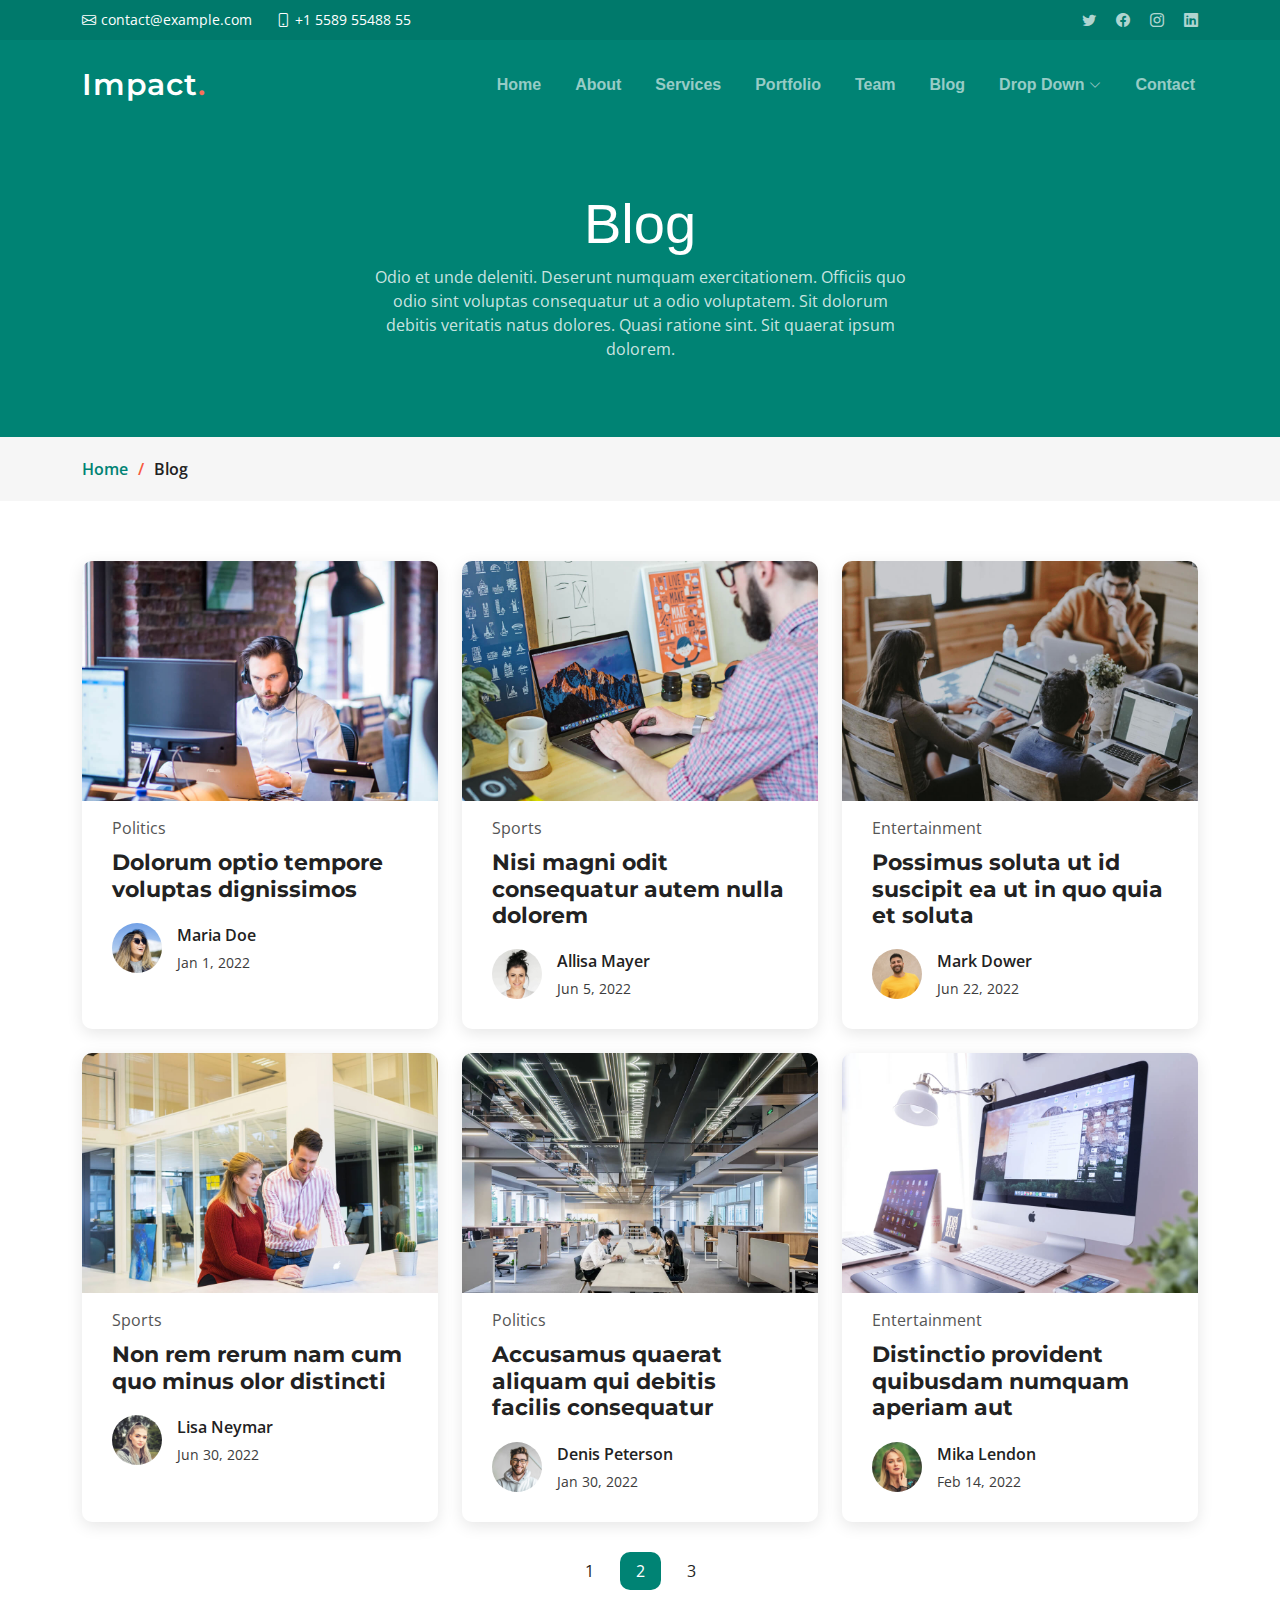
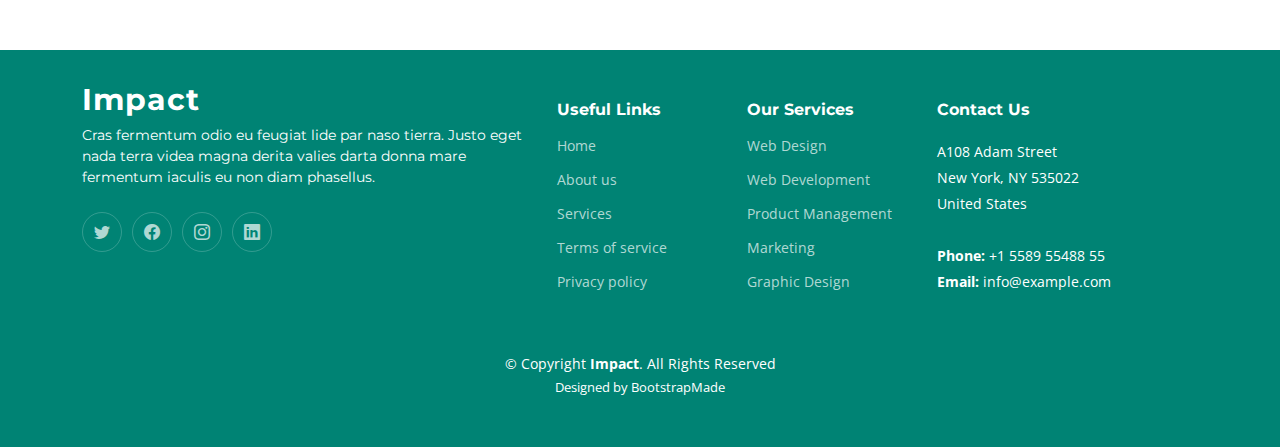
<file: New/blog.html>
<!DOCTYPE html>
<html lang="en">

<head>
  <meta charset="utf-8">
  <meta content="width=device-width, initial-scale=1.0" name="viewport">

  <title>Impact Bootstrap Template - Blog</title>
  <meta content="" name="description">
  <meta content="" name="keywords">

  <!-- Favicons -->
  <link href="assets/img/favicon.png" rel="icon">
  <link href="assets/img/apple-touch-icon.png" rel="apple-touch-icon">

  <!-- Google Fonts -->
  <link rel="preconnect" href="https://fonts.googleapis.com">
  <link rel="preconnect" href="https://fonts.gstatic.com" crossorigin>
  <link href="https://fonts.googleapis.com/css2?family=Open+Sans:ital,wght@0,300;0,400;0,500;0,600;0,700;1,300;1,400;1,600;1,700&family=Montserrat:ital,wght@0,300;0,400;0,500;0,600;0,700;1,300;1,400;1,500;1,600;1,700&family=Raleway:ital,wght@0,300;0,400;0,500;0,600;0,700;1,300;1,400;1,500;1,600;1,700&display=swap" rel="stylesheet">

  <!-- Vendor CSS Files -->
  <link href="assets/vendor/bootstrap/css/bootstrap.min.css" rel="stylesheet">
  <link href="assets/vendor/bootstrap-icons/bootstrap-icons.css" rel="stylesheet">
  <link href="assets/vendor/aos/aos.css" rel="stylesheet">
  <link href="assets/vendor/glightbox/css/glightbox.min.css" rel="stylesheet">
  <link href="assets/vendor/swiper/swiper-bundle.min.css" rel="stylesheet">

  <!-- Template Main CSS File -->
  <link href="assets/css/main.css" rel="stylesheet">

  <!-- =======================================================
  * Template Name: Impact
  * Updated: Jan 09 2024 with Bootstrap v5.3.2
  * Template URL: https://bootstrapmade.com/impact-bootstrap-business-website-template/
  * Author: BootstrapMade.com
  * License: https://bootstrapmade.com/license/
  ======================================================== -->
</head>

<body>

  <!-- ======= Header ======= -->
  <section id="topbar" class="topbar d-flex align-items-center">
    <div class="container d-flex justify-content-center justify-content-md-between">
      <div class="contact-info d-flex align-items-center">
        <i class="bi bi-envelope d-flex align-items-center"><a href="mailto:contact@example.com">contact@example.com</a></i>
        <i class="bi bi-phone d-flex align-items-center ms-4"><span>+1 5589 55488 55</span></i>
      </div>
      <div class="social-links d-none d-md-flex align-items-center">
        <a href="#" class="twitter"><i class="bi bi-twitter"></i></a>
        <a href="#" class="facebook"><i class="bi bi-facebook"></i></a>
        <a href="#" class="instagram"><i class="bi bi-instagram"></i></a>
        <a href="#" class="linkedin"><i class="bi bi-linkedin"></i></i></a>
      </div>
    </div>
  </section><!-- End Top Bar -->

  <header id="header" class="header d-flex align-items-center">

    <div class="container-fluid container-xl d-flex align-items-center justify-content-between">
      <a href="index.html" class="logo d-flex align-items-center">
        <!-- Uncomment the line below if you also wish to use an image logo -->
        <!-- <img src="assets/img/logo.png" alt=""> -->
        <h1>Impact<span>.</span></h1>
      </a>
      <nav id="navbar" class="navbar">
        <ul>
          <li><a href="#hero">Home</a></li>
          <li><a href="#about">About</a></li>
          <li><a href="#services">Services</a></li>
          <li><a href="#portfolio">Portfolio</a></li>
          <li><a href="#team">Team</a></li>
          <li><a href="blog.html">Blog</a></li>
          <li class="dropdown"><a href="#"><span>Drop Down</span> <i class="bi bi-chevron-down dropdown-indicator"></i></a>
            <ul>
              <li><a href="#">Drop Down 1</a></li>
              <li class="dropdown"><a href="#"><span>Deep Drop Down</span> <i class="bi bi-chevron-down dropdown-indicator"></i></a>
                <ul>
                  <li><a href="#">Deep Drop Down 1</a></li>
                  <li><a href="#">Deep Drop Down 2</a></li>
                  <li><a href="#">Deep Drop Down 3</a></li>
                  <li><a href="#">Deep Drop Down 4</a></li>
                  <li><a href="#">Deep Drop Down 5</a></li>
                </ul>
              </li>
              <li><a href="#">Drop Down 2</a></li>
              <li><a href="#">Drop Down 3</a></li>
              <li><a href="#">Drop Down 4</a></li>
            </ul>
          </li>
          <li><a href="#contact">Contact</a></li>
        </ul>
      </nav><!-- .navbar -->

      <i class="mobile-nav-toggle mobile-nav-show bi bi-list"></i>
      <i class="mobile-nav-toggle mobile-nav-hide d-none bi bi-x"></i>

    </div>
  </header><!-- End Header -->
  <!-- End Header -->

  <main id="main">

    <!-- ======= Breadcrumbs ======= -->
    <div class="breadcrumbs">
      <div class="page-header d-flex align-items-center" style="background-image: url('');">
        <div class="container position-relative">
          <div class="row d-flex justify-content-center">
            <div class="col-lg-6 text-center">
              <h2>Blog</h2>
              <p>Odio et unde deleniti. Deserunt numquam exercitationem. Officiis quo odio sint voluptas consequatur ut a odio voluptatem. Sit dolorum debitis veritatis natus dolores. Quasi ratione sint. Sit quaerat ipsum dolorem.</p>
            </div>
          </div>
        </div>
      </div>
      <nav>
        <div class="container">
          <ol>
            <li><a href="index.html">Home</a></li>
            <li>Blog</li>
          </ol>
        </div>
      </nav>
    </div><!-- End Breadcrumbs -->

    <!-- ======= Blog Section ======= -->
    <section id="blog" class="blog">
      <div class="container" data-aos="fade-up">

        <div class="row gy-4 posts-list">

          <div class="col-xl-4 col-md-6">
            <article>

              <div class="post-img">
                <img src="assets/img/blog/blog-1.jpg" alt="" class="img-fluid">
              </div>

              <p class="post-category">Politics</p>

              <h2 class="title">
                <a href="blog-details.html">Dolorum optio tempore voluptas dignissimos</a>
              </h2>

              <div class="d-flex align-items-center">
                <img src="assets/img/blog/blog-author.jpg" alt="" class="img-fluid post-author-img flex-shrink-0">
                <div class="post-meta">
                  <p class="post-author-list">Maria Doe</p>
                  <p class="post-date">
                    <time datetime="2022-01-01">Jan 1, 2022</time>
                  </p>
                </div>
              </div>

            </article>
          </div><!-- End post list item -->

          <div class="col-xl-4 col-md-6">
            <article>

              <div class="post-img">
                <img src="assets/img/blog/blog-2.jpg" alt="" class="img-fluid">
              </div>

              <p class="post-category">Sports</p>

              <h2 class="title">
                <a href="blog-details.html">Nisi magni odit consequatur autem nulla dolorem</a>
              </h2>

              <div class="d-flex align-items-center">
                <img src="assets/img/blog/blog-author-2.jpg" alt="" class="img-fluid post-author-img flex-shrink-0">
                <div class="post-meta">
                  <p class="post-author-list">Allisa Mayer</p>
                  <p class="post-date">
                    <time datetime="2022-01-01">Jun 5, 2022</time>
                  </p>
                </div>
              </div>

            </article>
          </div><!-- End post list item -->

          <div class="col-xl-4 col-md-6">
            <article>

              <div class="post-img">
                <img src="assets/img/blog/blog-3.jpg" alt="" class="img-fluid">
              </div>

              <p class="post-category">Entertainment</p>

              <h2 class="title">
                <a href="blog-details.html">Possimus soluta ut id suscipit ea ut in quo quia et soluta</a>
              </h2>

              <div class="d-flex align-items-center">
                <img src="assets/img/blog/blog-author-3.jpg" alt="" class="img-fluid post-author-img flex-shrink-0">
                <div class="post-meta">
                  <p class="post-author-list">Mark Dower</p>
                  <p class="post-date">
                    <time datetime="2022-01-01">Jun 22, 2022</time>
                  </p>
                </div>
              </div>

            </article>
          </div><!-- End post list item -->

          <div class="col-xl-4 col-md-6">
            <article>

              <div class="post-img">
                <img src="assets/img/blog/blog-4.jpg" alt="" class="img-fluid">
              </div>

              <p class="post-category">Sports</p>

              <h2 class="title">
                <a href="blog-details.html">Non rem rerum nam cum quo minus olor distincti</a>
              </h2>

              <div class="d-flex align-items-center">
                <img src="assets/img/blog/blog-author-4.jpg" alt="" class="img-fluid post-author-img flex-shrink-0">
                <div class="post-meta">
                  <p class="post-author-list">Lisa Neymar</p>
                  <p class="post-date">
                    <time datetime="2022-01-01">Jun 30, 2022</time>
                  </p>
                </div>
              </div>

            </article>
          </div><!-- End post list item -->

          <div class="col-xl-4 col-md-6">
            <article>

              <div class="post-img">
                <img src="assets/img/blog/blog-5.jpg" alt="" class="img-fluid">
              </div>

              <p class="post-category">Politics</p>

              <h2 class="title">
                <a href="blog-details.html">Accusamus quaerat aliquam qui debitis facilis consequatur</a>
              </h2>

              <div class="d-flex align-items-center">
                <img src="assets/img/blog/blog-author-5.jpg" alt="" class="img-fluid post-author-img flex-shrink-0">
                <div class="post-meta">
                  <p class="post-author-list">Denis Peterson</p>
                  <p class="post-date">
                    <time datetime="2022-01-01">Jan 30, 2022</time>
                  </p>
                </div>
              </div>

            </article>
          </div><!-- End post list item -->

          <div class="col-xl-4 col-md-6">
            <article>

              <div class="post-img">
                <img src="assets/img/blog/blog-6.jpg" alt="" class="img-fluid">
              </div>

              <p class="post-category">Entertainment</p>

              <h2 class="title">
                <a href="blog-details.html">Distinctio provident quibusdam numquam aperiam aut</a>
              </h2>

              <div class="d-flex align-items-center">
                <img src="assets/img/blog/blog-author-6.jpg" alt="" class="img-fluid post-author-img flex-shrink-0">
                <div class="post-meta">
                  <p class="post-author-list">Mika Lendon</p>
                  <p class="post-date">
                    <time datetime="2022-01-01">Feb 14, 2022</time>
                  </p>
                </div>
              </div>

            </article>
          </div><!-- End post list item -->

        </div><!-- End blog posts list -->

        <div class="blog-pagination">
          <ul class="justify-content-center">
            <li><a href="#">1</a></li>
            <li class="active"><a href="#">2</a></li>
            <li><a href="#">3</a></li>
          </ul>
        </div><!-- End blog pagination -->

      </div>
    </section><!-- End Blog Section -->

  </main><!-- End #main -->

  <!-- ======= Footer ======= -->
  <footer id="footer" class="footer">

    <div class="container">
      <div class="row gy-4">
        <div class="col-lg-5 col-md-12 footer-info">
          <a href="index.html" class="logo d-flex align-items-center">
            <span>Impact</span>
          </a>
          <p>Cras fermentum odio eu feugiat lide par naso tierra. Justo eget nada terra videa magna derita valies darta donna mare fermentum iaculis eu non diam phasellus.</p>
          <div class="social-links d-flex mt-4">
            <a href="#" class="twitter"><i class="bi bi-twitter"></i></a>
            <a href="#" class="facebook"><i class="bi bi-facebook"></i></a>
            <a href="#" class="instagram"><i class="bi bi-instagram"></i></a>
            <a href="#" class="linkedin"><i class="bi bi-linkedin"></i></a>
          </div>
        </div>

        <div class="col-lg-2 col-6 footer-links">
          <h4>Useful Links</h4>
          <ul>
            <li><a href="#">Home</a></li>
            <li><a href="#">About us</a></li>
            <li><a href="#">Services</a></li>
            <li><a href="#">Terms of service</a></li>
            <li><a href="#">Privacy policy</a></li>
          </ul>
        </div>

        <div class="col-lg-2 col-6 footer-links">
          <h4>Our Services</h4>
          <ul>
            <li><a href="#">Web Design</a></li>
            <li><a href="#">Web Development</a></li>
            <li><a href="#">Product Management</a></li>
            <li><a href="#">Marketing</a></li>
            <li><a href="#">Graphic Design</a></li>
          </ul>
        </div>

        <div class="col-lg-3 col-md-12 footer-contact text-center text-md-start">
          <h4>Contact Us</h4>
          <p>
            A108 Adam Street <br>
            New York, NY 535022<br>
            United States <br><br>
            <strong>Phone:</strong> +1 5589 55488 55<br>
            <strong>Email:</strong> info@example.com<br>
          </p>

        </div>

      </div>
    </div>

    <div class="container mt-4">
      <div class="copyright">
        &copy; Copyright <strong><span>Impact</span></strong>. All Rights Reserved
      </div>
      <div class="credits">
        <!-- All the links in the footer should remain intact. -->
        <!-- You can delete the links only if you purchased the pro version. -->
        <!-- Licensing information: https://bootstrapmade.com/license/ -->
        <!-- Purchase the pro version with working PHP/AJAX contact form: https://bootstrapmade.com/impact-bootstrap-business-website-template/ -->
        Designed by <a href="https://bootstrapmade.com/">BootstrapMade</a>
      </div>
    </div>

  </footer><!-- End Footer -->
  <!-- End Footer -->

  <a href="#" class="scroll-top d-flex align-items-center justify-content-center"><i class="bi bi-arrow-up-short"></i></a>

  <div id="preloader"></div>

  <!-- Vendor JS Files -->
  <script src="assets/vendor/bootstrap/js/bootstrap.bundle.min.js"></script>
  <script src="assets/vendor/aos/aos.js"></script>
  <script src="assets/vendor/glightbox/js/glightbox.min.js"></script>
  <script src="assets/vendor/purecounter/purecounter_vanilla.js"></script>
  <script src="assets/vendor/swiper/swiper-bundle.min.js"></script>
  <script src="assets/vendor/isotope-layout/isotope.pkgd.min.js"></script>
  <script src="assets/vendor/php-email-form/validate.js"></script>

  <!-- Template Main JS File -->
  <script src="assets/js/main.js"></script>

</body>

</html>
</file>
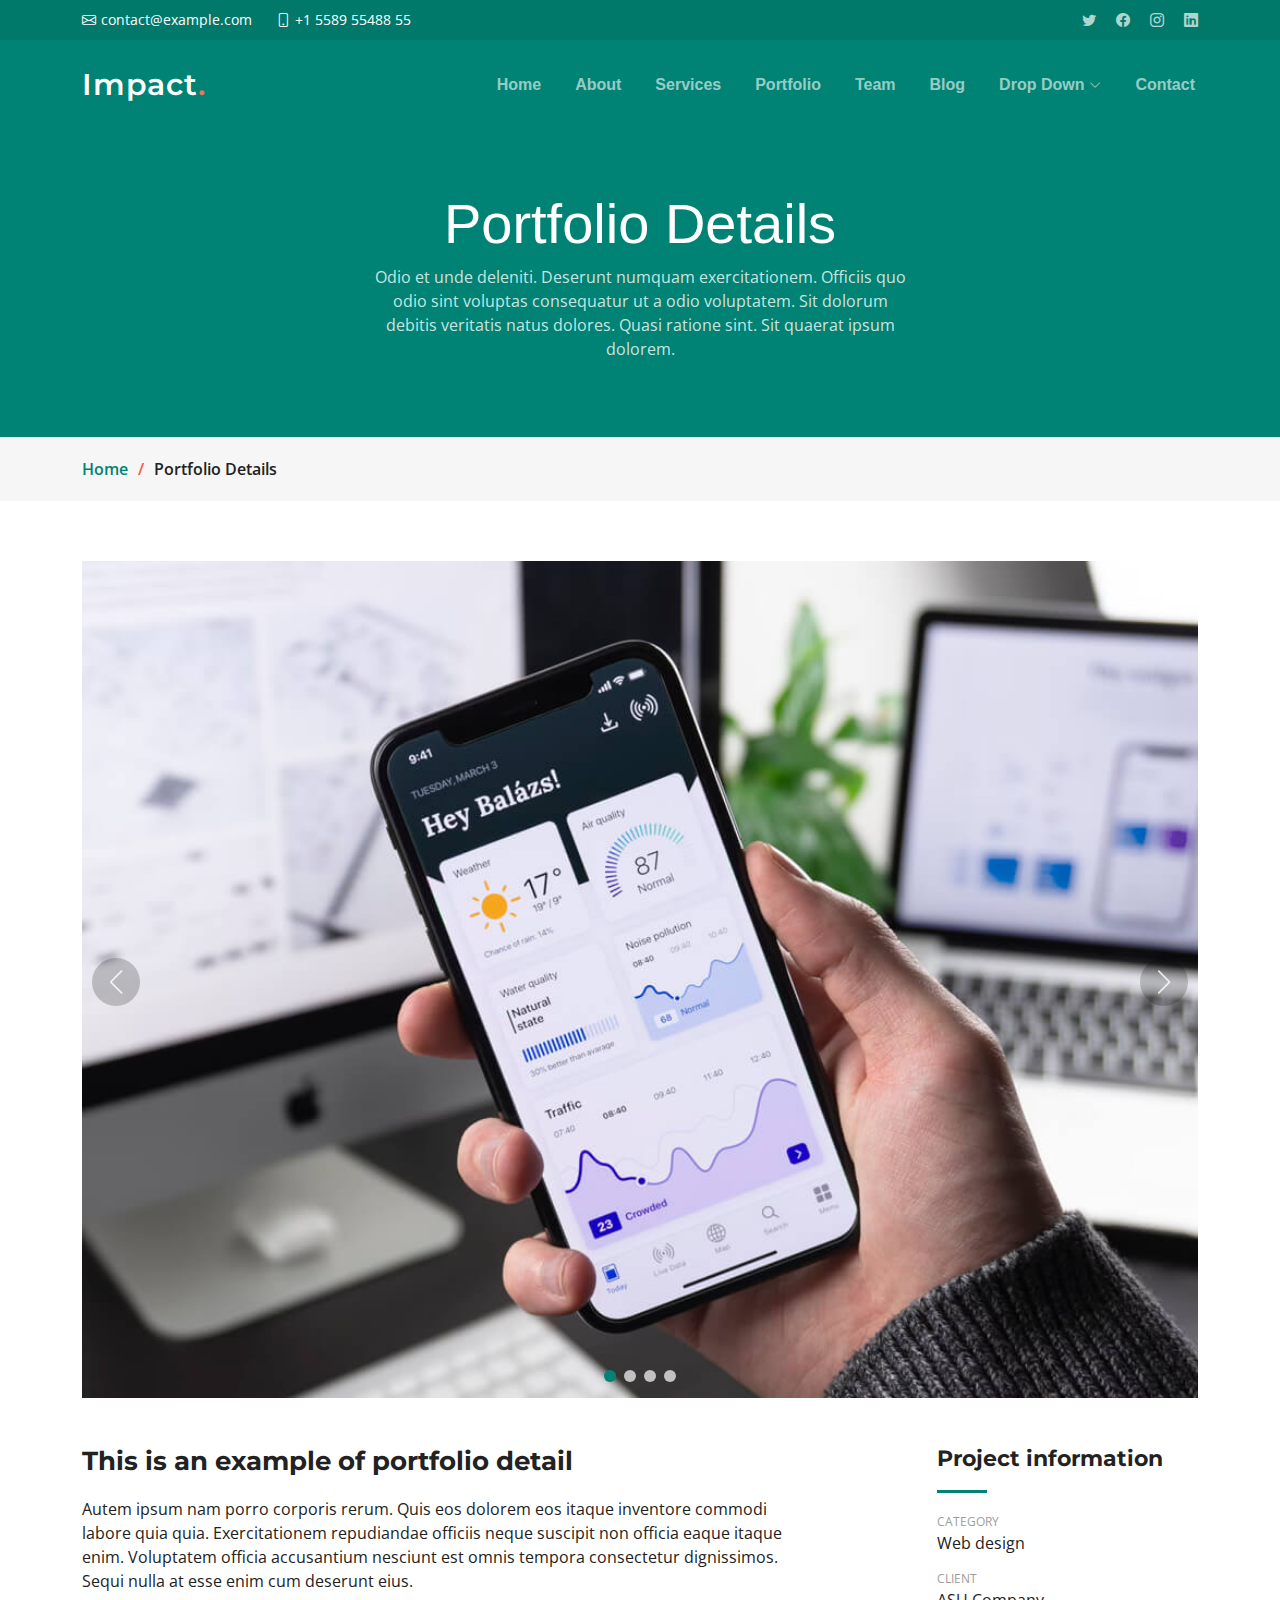
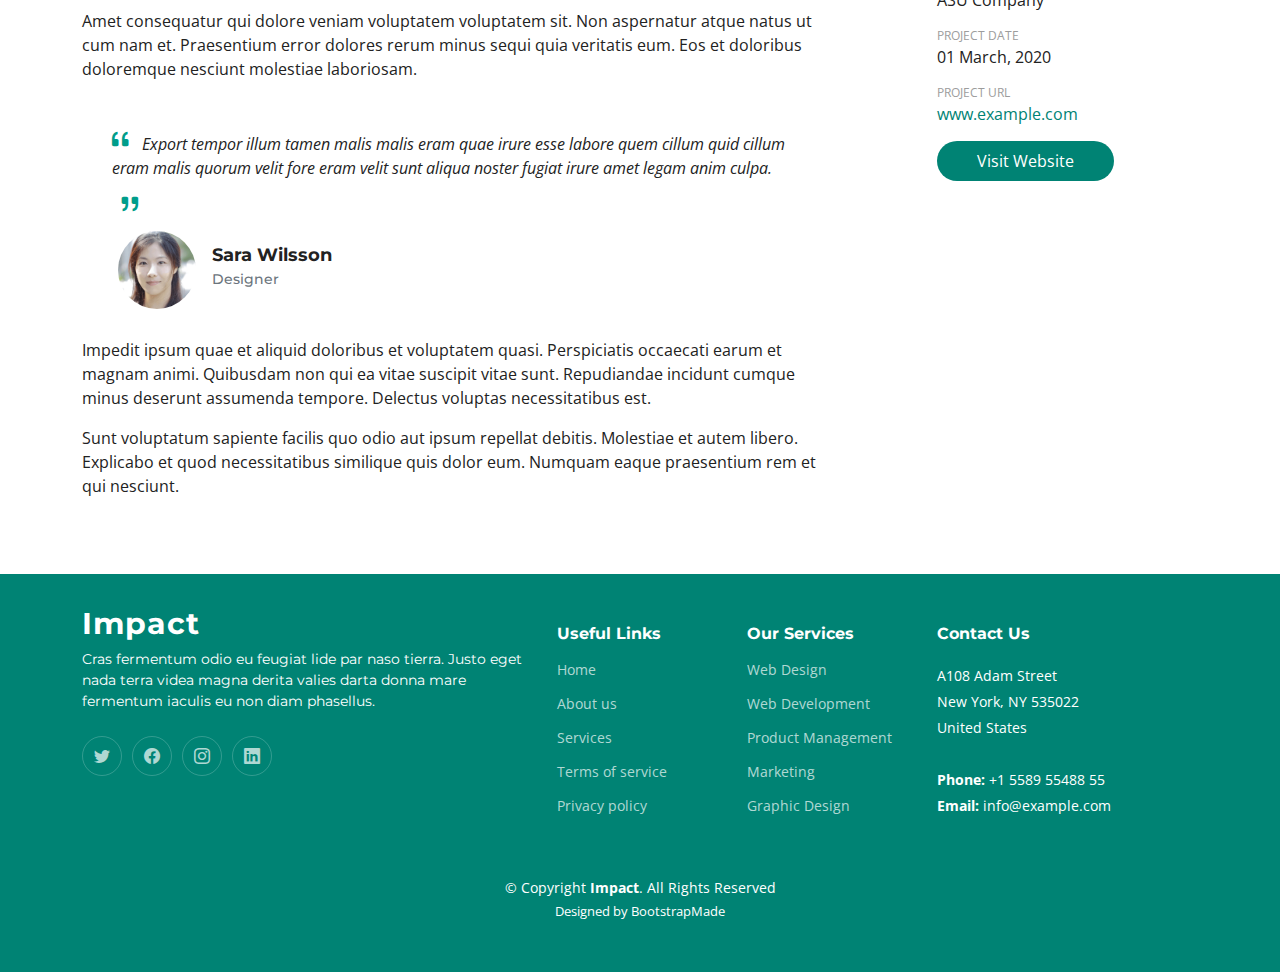
<file: New/portfolio-details.html>
<!DOCTYPE html>
<html lang="en">

<head>
  <meta charset="utf-8">
  <meta content="width=device-width, initial-scale=1.0" name="viewport">

  <title>Impact Bootstrap Template - Portfolio Details</title>
  <meta content="" name="description">
  <meta content="" name="keywords">

  <!-- Favicons -->
  <link href="assets/img/favicon.png" rel="icon">
  <link href="assets/img/apple-touch-icon.png" rel="apple-touch-icon">

  <!-- Google Fonts -->
  <link rel="preconnect" href="https://fonts.googleapis.com">
  <link rel="preconnect" href="https://fonts.gstatic.com" crossorigin>
  <link href="https://fonts.googleapis.com/css2?family=Open+Sans:ital,wght@0,300;0,400;0,500;0,600;0,700;1,300;1,400;1,600;1,700&family=Montserrat:ital,wght@0,300;0,400;0,500;0,600;0,700;1,300;1,400;1,500;1,600;1,700&family=Raleway:ital,wght@0,300;0,400;0,500;0,600;0,700;1,300;1,400;1,500;1,600;1,700&display=swap" rel="stylesheet">

  <!-- Vendor CSS Files -->
  <link href="assets/vendor/bootstrap/css/bootstrap.min.css" rel="stylesheet">
  <link href="assets/vendor/bootstrap-icons/bootstrap-icons.css" rel="stylesheet">
  <link href="assets/vendor/aos/aos.css" rel="stylesheet">
  <link href="assets/vendor/glightbox/css/glightbox.min.css" rel="stylesheet">
  <link href="assets/vendor/swiper/swiper-bundle.min.css" rel="stylesheet">

  <!-- Template Main CSS File -->
  <link href="assets/css/main.css" rel="stylesheet">

  <!-- =======================================================
  * Template Name: Impact
  * Updated: Jan 09 2024 with Bootstrap v5.3.2
  * Template URL: https://bootstrapmade.com/impact-bootstrap-business-website-template/
  * Author: BootstrapMade.com
  * License: https://bootstrapmade.com/license/
  ======================================================== -->
</head>

<body>

  <!-- ======= Header ======= -->
  <section id="topbar" class="topbar d-flex align-items-center">
    <div class="container d-flex justify-content-center justify-content-md-between">
      <div class="contact-info d-flex align-items-center">
        <i class="bi bi-envelope d-flex align-items-center"><a href="mailto:contact@example.com">contact@example.com</a></i>
        <i class="bi bi-phone d-flex align-items-center ms-4"><span>+1 5589 55488 55</span></i>
      </div>
      <div class="social-links d-none d-md-flex align-items-center">
        <a href="#" class="twitter"><i class="bi bi-twitter"></i></a>
        <a href="#" class="facebook"><i class="bi bi-facebook"></i></a>
        <a href="#" class="instagram"><i class="bi bi-instagram"></i></a>
        <a href="#" class="linkedin"><i class="bi bi-linkedin"></i></i></a>
      </div>
    </div>
  </section><!-- End Top Bar -->

  <header id="header" class="header d-flex align-items-center">

    <div class="container-fluid container-xl d-flex align-items-center justify-content-between">
      <a href="index.html" class="logo d-flex align-items-center">
        <!-- Uncomment the line below if you also wish to use an image logo -->
        <!-- <img src="assets/img/logo.png" alt=""> -->
        <h1>Impact<span>.</span></h1>
      </a>
      <nav id="navbar" class="navbar">
        <ul>
          <li><a href="#hero">Home</a></li>
          <li><a href="#about">About</a></li>
          <li><a href="#services">Services</a></li>
          <li><a href="#portfolio">Portfolio</a></li>
          <li><a href="#team">Team</a></li>
          <li><a href="blog.html">Blog</a></li>
          <li class="dropdown"><a href="#"><span>Drop Down</span> <i class="bi bi-chevron-down dropdown-indicator"></i></a>
            <ul>
              <li><a href="#">Drop Down 1</a></li>
              <li class="dropdown"><a href="#"><span>Deep Drop Down</span> <i class="bi bi-chevron-down dropdown-indicator"></i></a>
                <ul>
                  <li><a href="#">Deep Drop Down 1</a></li>
                  <li><a href="#">Deep Drop Down 2</a></li>
                  <li><a href="#">Deep Drop Down 3</a></li>
                  <li><a href="#">Deep Drop Down 4</a></li>
                  <li><a href="#">Deep Drop Down 5</a></li>
                </ul>
              </li>
              <li><a href="#">Drop Down 2</a></li>
              <li><a href="#">Drop Down 3</a></li>
              <li><a href="#">Drop Down 4</a></li>
            </ul>
          </li>
          <li><a href="#contact">Contact</a></li>
        </ul>
      </nav><!-- .navbar -->

      <i class="mobile-nav-toggle mobile-nav-show bi bi-list"></i>
      <i class="mobile-nav-toggle mobile-nav-hide d-none bi bi-x"></i>

    </div>
  </header><!-- End Header -->
  <!-- End Header -->

  <main id="main">

    <!-- ======= Breadcrumbs ======= -->
    <div class="breadcrumbs">
      <div class="page-header d-flex align-items-center" style="background-image: url('');">
        <div class="container position-relative">
          <div class="row d-flex justify-content-center">
            <div class="col-lg-6 text-center">
              <h2>Portfolio Details</h2>
              <p>Odio et unde deleniti. Deserunt numquam exercitationem. Officiis quo odio sint voluptas consequatur ut a odio voluptatem. Sit dolorum debitis veritatis natus dolores. Quasi ratione sint. Sit quaerat ipsum dolorem.</p>
            </div>
          </div>
        </div>
      </div>
      <nav>
        <div class="container">
          <ol>
            <li><a href="index.html">Home</a></li>
            <li>Portfolio Details</li>
          </ol>
        </div>
      </nav>
    </div><!-- End Breadcrumbs -->

    <!-- ======= Portfolio Details Section ======= -->
    <section id="portfolio-details" class="portfolio-details">
      <div class="container" data-aos="fade-up">

        <div class="position-relative h-100">
          <div class="slides-1 portfolio-details-slider swiper">
            <div class="swiper-wrapper align-items-center">

              <div class="swiper-slide">
                <img src="assets/img/portfolio/app-1.jpg" alt="">
              </div>

              <div class="swiper-slide">
                <img src="assets/img/portfolio/product-1.jpg" alt="">
              </div>

              <div class="swiper-slide">
                <img src="assets/img/portfolio/branding-1.jpg" alt="">
              </div>

              <div class="swiper-slide">
                <img src="assets/img/portfolio/books-1.jpg" alt="">
              </div>

            </div>
            <div class="swiper-pagination"></div>
          </div>
          <div class="swiper-button-prev"></div>
          <div class="swiper-button-next"></div>

        </div>

        <div class="row justify-content-between gy-4 mt-4">

          <div class="col-lg-8">
            <div class="portfolio-description">
              <h2>This is an example of portfolio detail</h2>
              <p>
                Autem ipsum nam porro corporis rerum. Quis eos dolorem eos itaque inventore commodi labore quia quia. Exercitationem repudiandae officiis neque suscipit non officia eaque itaque enim. Voluptatem officia accusantium nesciunt est omnis tempora consectetur dignissimos. Sequi nulla at esse enim cum deserunt eius.
              </p>
              <p>
                Amet consequatur qui dolore veniam voluptatem voluptatem sit. Non aspernatur atque natus ut cum nam et. Praesentium error dolores rerum minus sequi quia veritatis eum. Eos et doloribus doloremque nesciunt molestiae laboriosam.
              </p>

              <div class="testimonial-item">
                <p>
                  <i class="bi bi-quote quote-icon-left"></i>
                  Export tempor illum tamen malis malis eram quae irure esse labore quem cillum quid cillum eram malis quorum velit fore eram velit sunt aliqua noster fugiat irure amet legam anim culpa.
                  <i class="bi bi-quote quote-icon-right"></i>
                </p>
                <div>
                  <img src="assets/img/testimonials/testimonials-2.jpg" class="testimonial-img" alt="">
                  <h3>Sara Wilsson</h3>
                  <h4>Designer</h4>
                </div>
              </div>

              <p>
                Impedit ipsum quae et aliquid doloribus et voluptatem quasi. Perspiciatis occaecati earum et magnam animi. Quibusdam non qui ea vitae suscipit vitae sunt. Repudiandae incidunt cumque minus deserunt assumenda tempore. Delectus voluptas necessitatibus est.

              <p>
                Sunt voluptatum sapiente facilis quo odio aut ipsum repellat debitis. Molestiae et autem libero. Explicabo et quod necessitatibus similique quis dolor eum. Numquam eaque praesentium rem et qui nesciunt.
              </p>

            </div>
          </div>

          <div class="col-lg-3">
            <div class="portfolio-info">
              <h3>Project information</h3>
              <ul>
                <li><strong>Category</strong> <span>Web design</span></li>
                <li><strong>Client</strong> <span>ASU Company</span></li>
                <li><strong>Project date</strong> <span>01 March, 2020</span></li>
                <li><strong>Project URL</strong> <a href="#">www.example.com</a></li>
                <li><a href="#" class="btn-visit align-self-start">Visit Website</a></li>
              </ul>
            </div>
          </div>

        </div>

      </div>
    </section><!-- End Portfolio Details Section -->

  </main><!-- End #main -->

  <!-- ======= Footer ======= -->
  <footer id="footer" class="footer">

    <div class="container">
      <div class="row gy-4">
        <div class="col-lg-5 col-md-12 footer-info">
          <a href="index.html" class="logo d-flex align-items-center">
            <span>Impact</span>
          </a>
          <p>Cras fermentum odio eu feugiat lide par naso tierra. Justo eget nada terra videa magna derita valies darta donna mare fermentum iaculis eu non diam phasellus.</p>
          <div class="social-links d-flex mt-4">
            <a href="#" class="twitter"><i class="bi bi-twitter"></i></a>
            <a href="#" class="facebook"><i class="bi bi-facebook"></i></a>
            <a href="#" class="instagram"><i class="bi bi-instagram"></i></a>
            <a href="#" class="linkedin"><i class="bi bi-linkedin"></i></a>
          </div>
        </div>

        <div class="col-lg-2 col-6 footer-links">
          <h4>Useful Links</h4>
          <ul>
            <li><a href="#">Home</a></li>
            <li><a href="#">About us</a></li>
            <li><a href="#">Services</a></li>
            <li><a href="#">Terms of service</a></li>
            <li><a href="#">Privacy policy</a></li>
          </ul>
        </div>

        <div class="col-lg-2 col-6 footer-links">
          <h4>Our Services</h4>
          <ul>
            <li><a href="#">Web Design</a></li>
            <li><a href="#">Web Development</a></li>
            <li><a href="#">Product Management</a></li>
            <li><a href="#">Marketing</a></li>
            <li><a href="#">Graphic Design</a></li>
          </ul>
        </div>

        <div class="col-lg-3 col-md-12 footer-contact text-center text-md-start">
          <h4>Contact Us</h4>
          <p>
            A108 Adam Street <br>
            New York, NY 535022<br>
            United States <br><br>
            <strong>Phone:</strong> +1 5589 55488 55<br>
            <strong>Email:</strong> info@example.com<br>
          </p>

        </div>

      </div>
    </div>

    <div class="container mt-4">
      <div class="copyright">
        &copy; Copyright <strong><span>Impact</span></strong>. All Rights Reserved
      </div>
      <div class="credits">
        <!-- All the links in the footer should remain intact. -->
        <!-- You can delete the links only if you purchased the pro version. -->
        <!-- Licensing information: https://bootstrapmade.com/license/ -->
        <!-- Purchase the pro version with working PHP/AJAX contact form: https://bootstrapmade.com/impact-bootstrap-business-website-template/ -->
        Designed by <a href="https://bootstrapmade.com/">BootstrapMade</a>
      </div>
    </div>

  </footer><!-- End Footer -->
  <!-- End Footer -->

  <a href="#" class="scroll-top d-flex align-items-center justify-content-center"><i class="bi bi-arrow-up-short"></i></a>

  <div id="preloader"></div>

  <!-- Vendor JS Files -->
  <script src="assets/vendor/bootstrap/js/bootstrap.bundle.min.js"></script>
  <script src="assets/vendor/aos/aos.js"></script>
  <script src="assets/vendor/glightbox/js/glightbox.min.js"></script>
  <script src="assets/vendor/purecounter/purecounter_vanilla.js"></script>
  <script src="assets/vendor/swiper/swiper-bundle.min.js"></script>
  <script src="assets/vendor/isotope-layout/isotope.pkgd.min.js"></script>
  <script src="assets/vendor/php-email-form/validate.js"></script>

  <!-- Template Main JS File -->
  <script src="assets/js/main.js"></script>

</body>

</html>
</file>
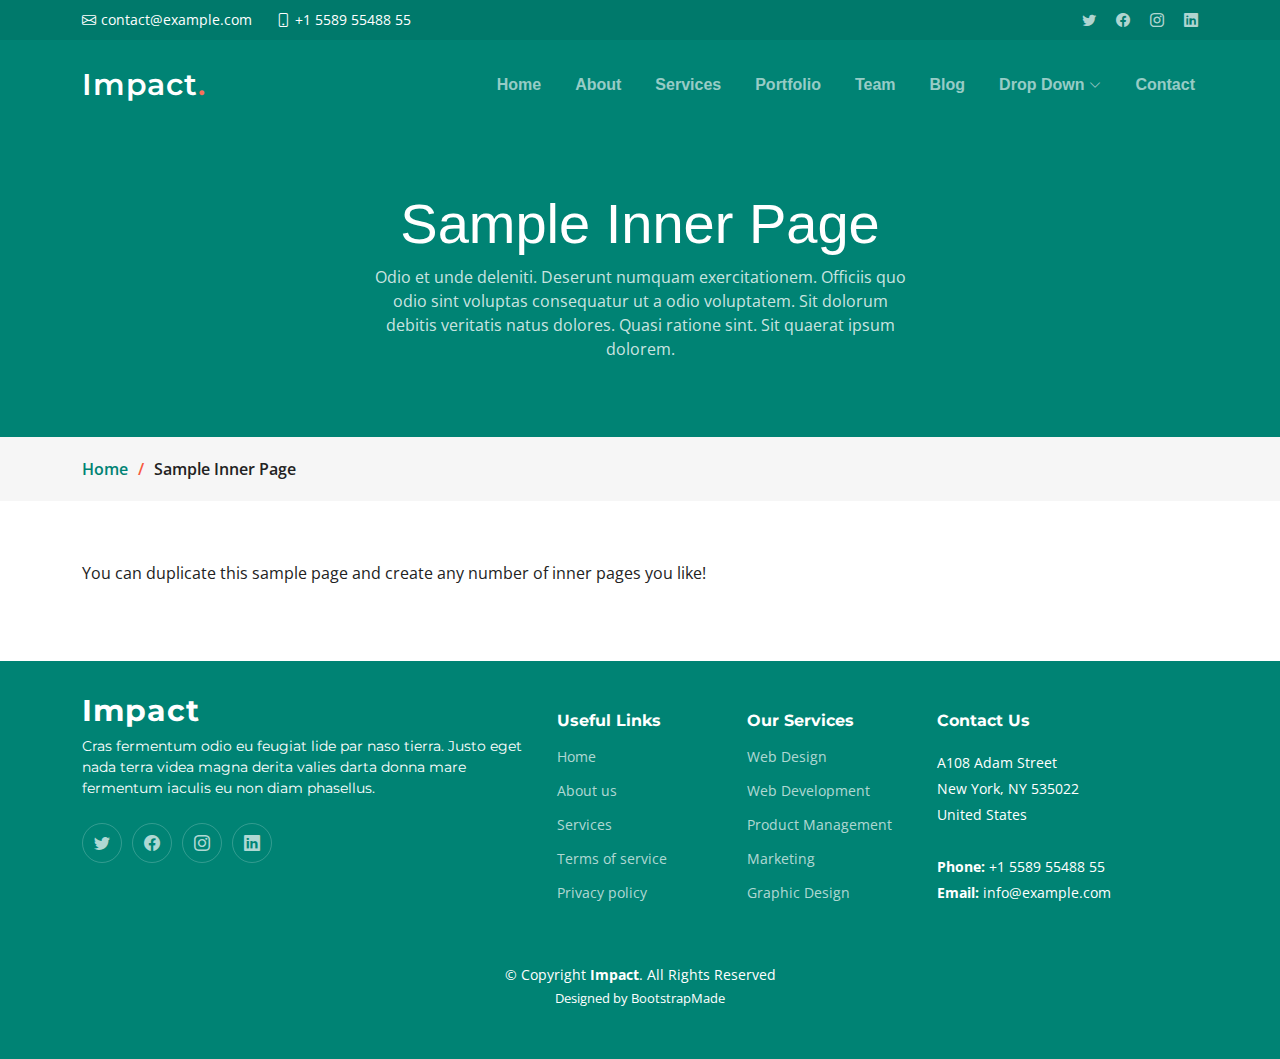
<file: New/sample-inner-page.html>
<!DOCTYPE html>
<html lang="en">

<head>
  <meta charset="utf-8">
  <meta content="width=device-width, initial-scale=1.0" name="viewport">

  <title>[Template] Sample Inner Page</title>
  <meta content="" name="description">
  <meta content="" name="keywords">

  <!-- Favicons -->
  <link href="assets/img/favicon.png" rel="icon">
  <link href="assets/img/apple-touch-icon.png" rel="apple-touch-icon">

  <!-- Google Fonts -->
  <link rel="preconnect" href="https://fonts.googleapis.com">
  <link rel="preconnect" href="https://fonts.gstatic.com" crossorigin>
  <link href="https://fonts.googleapis.com/css2?family=Open+Sans:ital,wght@0,300;0,400;0,500;0,600;0,700;1,300;1,400;1,600;1,700&family=Montserrat:ital,wght@0,300;0,400;0,500;0,600;0,700;1,300;1,400;1,500;1,600;1,700&family=Raleway:ital,wght@0,300;0,400;0,500;0,600;0,700;1,300;1,400;1,500;1,600;1,700&display=swap" rel="stylesheet">

  <!-- Vendor CSS Files -->
  <link href="assets/vendor/bootstrap/css/bootstrap.min.css" rel="stylesheet">
  <link href="assets/vendor/bootstrap-icons/bootstrap-icons.css" rel="stylesheet">
  <link href="assets/vendor/aos/aos.css" rel="stylesheet">
  <link href="assets/vendor/glightbox/css/glightbox.min.css" rel="stylesheet">
  <link href="assets/vendor/swiper/swiper-bundle.min.css" rel="stylesheet">

  <!-- Template Main CSS File -->
  <link href="assets/css/main.css" rel="stylesheet">

  <!-- =======================================================
  * Template Name: Impact
  * Updated: Jan 09 2024 with Bootstrap v5.3.2
  * Template URL: https://bootstrapmade.com/impact-bootstrap-business-website-template/
  * Author: BootstrapMade.com
  * License: https://bootstrapmade.com/license/
  ======================================================== -->
</head>

<body>

  <!-- ======= Header ======= -->
  <section id="topbar" class="topbar d-flex align-items-center">
    <div class="container d-flex justify-content-center justify-content-md-between">
      <div class="contact-info d-flex align-items-center">
        <i class="bi bi-envelope d-flex align-items-center"><a href="mailto:contact@example.com">contact@example.com</a></i>
        <i class="bi bi-phone d-flex align-items-center ms-4"><span>+1 5589 55488 55</span></i>
      </div>
      <div class="social-links d-none d-md-flex align-items-center">
        <a href="#" class="twitter"><i class="bi bi-twitter"></i></a>
        <a href="#" class="facebook"><i class="bi bi-facebook"></i></a>
        <a href="#" class="instagram"><i class="bi bi-instagram"></i></a>
        <a href="#" class="linkedin"><i class="bi bi-linkedin"></i></i></a>
      </div>
    </div>
  </section><!-- End Top Bar -->

  <header id="header" class="header d-flex align-items-center">

    <div class="container-fluid container-xl d-flex align-items-center justify-content-between">
      <a href="index.html" class="logo d-flex align-items-center">
        <!-- Uncomment the line below if you also wish to use an image logo -->
        <!-- <img src="assets/img/logo.png" alt=""> -->
        <h1>Impact<span>.</span></h1>
      </a>
      <nav id="navbar" class="navbar">
        <ul>
          <li><a href="#hero">Home</a></li>
          <li><a href="#about">About</a></li>
          <li><a href="#services">Services</a></li>
          <li><a href="#portfolio">Portfolio</a></li>
          <li><a href="#team">Team</a></li>
          <li><a href="blog.html">Blog</a></li>
          <li class="dropdown"><a href="#"><span>Drop Down</span> <i class="bi bi-chevron-down dropdown-indicator"></i></a>
            <ul>
              <li><a href="#">Drop Down 1</a></li>
              <li class="dropdown"><a href="#"><span>Deep Drop Down</span> <i class="bi bi-chevron-down dropdown-indicator"></i></a>
                <ul>
                  <li><a href="#">Deep Drop Down 1</a></li>
                  <li><a href="#">Deep Drop Down 2</a></li>
                  <li><a href="#">Deep Drop Down 3</a></li>
                  <li><a href="#">Deep Drop Down 4</a></li>
                  <li><a href="#">Deep Drop Down 5</a></li>
                </ul>
              </li>
              <li><a href="#">Drop Down 2</a></li>
              <li><a href="#">Drop Down 3</a></li>
              <li><a href="#">Drop Down 4</a></li>
            </ul>
          </li>
          <li><a href="#contact">Contact</a></li>
        </ul>
      </nav><!-- .navbar -->

      <i class="mobile-nav-toggle mobile-nav-show bi bi-list"></i>
      <i class="mobile-nav-toggle mobile-nav-hide d-none bi bi-x"></i>

    </div>
  </header><!-- End Header -->
  <!-- End Header -->

  <main id="main">

    <!-- ======= Breadcrumbs ======= -->
    <div class="breadcrumbs">
      <div class="page-header d-flex align-items-center" style="background-image: url('');">
        <div class="container position-relative">
          <div class="row d-flex justify-content-center">
            <div class="col-lg-6 text-center">
              <h2>Sample Inner Page</h2>
              <p>Odio et unde deleniti. Deserunt numquam exercitationem. Officiis quo odio sint voluptas consequatur ut a odio voluptatem. Sit dolorum debitis veritatis natus dolores. Quasi ratione sint. Sit quaerat ipsum dolorem.</p>
            </div>
          </div>
        </div>
      </div>
      <nav>
        <div class="container">
          <ol>
            <li><a href="index.html">Home</a></li>
            <li>Sample Inner Page</li>
          </ol>
        </div>
      </nav>
    </div><!-- End Breadcrumbs -->

    <section class="sample-page">
      <div class="container" data-aos="fade-up">

        <p>
          You can duplicate this sample page and create any number of inner pages you like!
        </p>

      </div>
    </section>

  </main><!-- End #main -->

  <!-- ======= Footer ======= -->
  <footer id="footer" class="footer">

    <div class="container">
      <div class="row gy-4">
        <div class="col-lg-5 col-md-12 footer-info">
          <a href="index.html" class="logo d-flex align-items-center">
            <span>Impact</span>
          </a>
          <p>Cras fermentum odio eu feugiat lide par naso tierra. Justo eget nada terra videa magna derita valies darta donna mare fermentum iaculis eu non diam phasellus.</p>
          <div class="social-links d-flex mt-4">
            <a href="#" class="twitter"><i class="bi bi-twitter"></i></a>
            <a href="#" class="facebook"><i class="bi bi-facebook"></i></a>
            <a href="#" class="instagram"><i class="bi bi-instagram"></i></a>
            <a href="#" class="linkedin"><i class="bi bi-linkedin"></i></a>
          </div>
        </div>

        <div class="col-lg-2 col-6 footer-links">
          <h4>Useful Links</h4>
          <ul>
            <li><a href="#">Home</a></li>
            <li><a href="#">About us</a></li>
            <li><a href="#">Services</a></li>
            <li><a href="#">Terms of service</a></li>
            <li><a href="#">Privacy policy</a></li>
          </ul>
        </div>

        <div class="col-lg-2 col-6 footer-links">
          <h4>Our Services</h4>
          <ul>
            <li><a href="#">Web Design</a></li>
            <li><a href="#">Web Development</a></li>
            <li><a href="#">Product Management</a></li>
            <li><a href="#">Marketing</a></li>
            <li><a href="#">Graphic Design</a></li>
          </ul>
        </div>

        <div class="col-lg-3 col-md-12 footer-contact text-center text-md-start">
          <h4>Contact Us</h4>
          <p>
            A108 Adam Street <br>
            New York, NY 535022<br>
            United States <br><br>
            <strong>Phone:</strong> +1 5589 55488 55<br>
            <strong>Email:</strong> info@example.com<br>
          </p>

        </div>

      </div>
    </div>

    <div class="container mt-4">
      <div class="copyright">
        &copy; Copyright <strong><span>Impact</span></strong>. All Rights Reserved
      </div>
      <div class="credits">
        <!-- All the links in the footer should remain intact. -->
        <!-- You can delete the links only if you purchased the pro version. -->
        <!-- Licensing information: https://bootstrapmade.com/license/ -->
        <!-- Purchase the pro version with working PHP/AJAX contact form: https://bootstrapmade.com/impact-bootstrap-business-website-template/ -->
        Designed by <a href="https://bootstrapmade.com/">BootstrapMade</a>
      </div>
    </div>

  </footer><!-- End Footer -->
  <!-- End Footer -->

  <a href="#" class="scroll-top d-flex align-items-center justify-content-center"><i class="bi bi-arrow-up-short"></i></a>

  <div id="preloader"></div>

  <!-- Vendor JS Files -->
  <script src="assets/vendor/bootstrap/js/bootstrap.bundle.min.js"></script>
  <script src="assets/vendor/aos/aos.js"></script>
  <script src="assets/vendor/glightbox/js/glightbox.min.js"></script>
  <script src="assets/vendor/purecounter/purecounter_vanilla.js"></script>
  <script src="assets/vendor/swiper/swiper-bundle.min.js"></script>
  <script src="assets/vendor/isotope-layout/isotope.pkgd.min.js"></script>
  <script src="assets/vendor/php-email-form/validate.js"></script>

  <!-- Template Main JS File -->
  <script src="assets/js/main.js"></script>

</body>

</html>
</file>
<file: New/assets/css/main.css>
/**
* Template Name: Impact
* Updated: Jan 09 2024 with Bootstrap v5.3.2
* Template URL: https://bootstrapmade.com/impact-bootstrap-business-website-template/
* Author: BootstrapMade.com
* License: https://bootstrapmade.com/license/
*/

/*--------------------------------------------------------------
# Set main reusable colors and fonts using CSS variables
# Learn more about CSS variables at https://developer.mozilla.org/en-US/docs/Web/CSS/Using_CSS_custom_properties
--------------------------------------------------------------*/
/* Fonts */
:root {
  --font-default: "Open Sans", system-ui, -apple-system, "Segoe UI", Roboto, "Helvetica Neue", Arial, "Noto Sans", "Liberation Sans", sans-serif, "Apple Color Emoji", "Segoe UI Emoji", "Segoe UI Symbol", "Noto Color Emoji";
  --font-primary: "Montserrat", sans-serif;
  --font-secondary: "Poppins", sans-serif;
}

/* Colors */
:root {
  --color-default: #222222;
  --color-primary: #008374;
  --color-secondary: #f85a40;
}

/* Smooth scroll behavior */
:root {
  scroll-behavior: smooth;
}

/*--------------------------------------------------------------
# General
--------------------------------------------------------------*/
body {
  font-family: var(--font-default);
  color: var(--color-default);
}

a {
  color: var(--color-primary);
  text-decoration: none;
}

a:hover {
  color: #00b6a1;
  text-decoration: none;
}

h1,
h2,
h3,
h4,
h5,
h6 {
  font-family: var(--font-primary);
}

/*--------------------------------------------------------------
# Sections & Section Header
--------------------------------------------------------------*/
section {
  padding: 60px 0;
  overflow: hidden;
}

.sections-bg {
  background-color: #f6f6f6;
}

.section-header {
  text-align: center;
  padding-bottom: 60px;
}

.section-header h2 {
  font-size: 32px;
  font-weight: 600;
  margin-bottom: 20px;
  padding-bottom: 20px;
  position: relative;
}

.section-header h2:after {
  content: "";
  position: absolute;
  display: block;
  width: 50px;
  height: 3px;
  background: var(--color-primary);
  left: 0;
  right: 0;
  bottom: 0;
  margin: auto;
}

.section-header p {
  margin-bottom: 0;
  color: #6f6f6f;
}

/*--------------------------------------------------------------
# Breadcrumbs
--------------------------------------------------------------*/
.breadcrumbs .page-header {
  padding: 60px 0 60px 0;
  min-height: 20vh;
  position: relative;
  background-color: var(--color-primary);
}

.breadcrumbs .page-header h2 {
  font-size: 56px;
  font-weight: 500;
  color: #fff;
  font-family: var(--font-secondary);
}

.breadcrumbs .page-header p {
  color: rgba(255, 255, 255, 0.8);
}

.breadcrumbs nav {
  background-color: #f6f6f6;
  padding: 20px 0;
}

.breadcrumbs nav ol {
  display: flex;
  flex-wrap: wrap;
  list-style: none;
  margin: 0;
  padding: 0;
  font-size: 16px;
  font-weight: 600;
  color: var(--color-default);
}

.breadcrumbs nav ol a {
  color: var(--color-primary);
  transition: 0.3s;
}

.breadcrumbs nav ol a:hover {
  text-decoration: underline;
}

.breadcrumbs nav ol li+li {
  padding-left: 10px;
}

.breadcrumbs nav ol li+li::before {
  display: inline-block;
  padding-right: 10px;
  color: var(--color-secondary);
  content: "/";
}

/*--------------------------------------------------------------
# Scroll top button
--------------------------------------------------------------*/
.scroll-top {
  position: fixed;
  visibility: hidden;
  opacity: 0;
  right: 15px;
  bottom: -15px;
  z-index: 99999;
  background: var(--color-secondary);
  width: 44px;
  height: 44px;
  border-radius: 50px;
  transition: all 0.4s;
}

.scroll-top i {
  font-size: 24px;
  color: #fff;
  line-height: 0;
}

.scroll-top:hover {
  background: rgba(248, 90, 64, 0.8);
  color: #fff;
}

.scroll-top.active {
  visibility: visible;
  opacity: 1;
  bottom: 15px;
}

/*--------------------------------------------------------------
# Preloader
--------------------------------------------------------------*/
#preloader {
  position: fixed;
  inset: 0;
  z-index: 999999;
  overflow: hidden;
  background: #fff;
  transition: all 0.6s ease-out;
}

#preloader:before {
  content: "";
  position: fixed;
  top: calc(50% - 30px);
  left: calc(50% - 30px);
  border: 6px solid #fff;
  border-color: var(--color-primary) transparent var(--color-primary) transparent;
  border-radius: 50%;
  width: 60px;
  height: 60px;
  animation: animate-preloader 1.5s linear infinite;
}

@keyframes animate-preloader {
  0% {
    transform: rotate(0deg);
  }

  100% {
    transform: rotate(360deg);
  }
}

/*--------------------------------------------------------------
# Disable aos animation delay on mobile devices
--------------------------------------------------------------*/
@media screen and (max-width: 768px) {
  [data-aos-delay] {
    transition-delay: 0 !important;
  }
}

/*--------------------------------------------------------------
# Header
--------------------------------------------------------------*/
.topbar {
  background: #00796b;
  height: 40px;
  font-size: 14px;
  transition: all 0.5s;
  color: #fff;
  padding: 0;
}

.topbar .contact-info i {
  font-style: normal;
  color: #fff;
  line-height: 0;
}

.topbar .contact-info i a,
.topbar .contact-info i span {
  padding-left: 5px;
  color: #fff;
}

@media (max-width: 575px) {

  .topbar .contact-info i a,
  .topbar .contact-info i span {
    font-size: 13px;
  }
}

.topbar .contact-info i a {
  line-height: 0;
  transition: 0.3s;
}

.topbar .contact-info i a:hover {
  color: #fff;
  text-decoration: underline;
}

.topbar .social-links a {
  color: rgba(255, 255, 255, 0.7);
  line-height: 0;
  transition: 0.3s;
  margin-left: 20px;
}

.topbar .social-links a:hover {
  color: #fff;
}

.header {
  transition: all 0.5s;
  z-index: 997;
  height: 90px;
  background-color: var(--color-primary);
}

.header.sticked {
  position: fixed;
  top: 0;
  right: 0;
  left: 0;
  height: 70px;
  box-shadow: 0px 2px 20px rgba(0, 0, 0, 0.1);
}

.header .logo img {
  max-height: 40px;
  margin-right: 6px;
}

.header .logo h1 {
  font-size: 30px;
  margin: 0;
  font-weight: 600;
  letter-spacing: 0.8px;
  color: #fff;
  font-family: var(--font-primary);
}

.header .logo h1 span {
  color: #f96f59;
}

.sticked-header-offset {
  margin-top: 70px;
}

section {
  scroll-margin-top: 70px;
}

/*--------------------------------------------------------------
# Desktop Navigation
--------------------------------------------------------------*/
@media (min-width: 1280px) {
  .navbar {
    padding: 0;
  }

  .navbar ul {
    margin: 0;
    padding: 0;
    display: flex;
    list-style: none;
    align-items: center;
  }

  .navbar li {
    position: relative;
  }

  .navbar>ul>li {
    white-space: nowrap;
    padding: 10px 0 10px 28px;
  }

  .navbar a,
  .navbar a:focus {
    display: flex;
    align-items: center;
    justify-content: space-between;
    padding: 0 3px;
    font-family: var(--font-secondary);
    font-size: 16px;
    font-weight: 600;
    color: rgba(255, 255, 255, 0.6);
    white-space: nowrap;
    transition: 0.3s;
    position: relative;
  }

  .navbar a i,
  .navbar a:focus i {
    font-size: 12px;
    line-height: 0;
    margin-left: 5px;
  }

  .navbar>ul>li>a:before {
    content: "";
    position: absolute;
    width: 100%;
    height: 2px;
    bottom: -6px;
    left: 0;
    background-color: var(--color-secondary);
    visibility: hidden;
    width: 0px;
    transition: all 0.3s ease-in-out 0s;
  }

  .navbar a:hover:before,
  .navbar li:hover>a:before,
  .navbar .active:before {
    visibility: visible;
    width: 100%;
  }

  .navbar a:hover,
  .navbar .active,
  .navbar .active:focus,
  .navbar li:hover>a {
    color: #fff;
  }

  .navbar .dropdown ul {
    display: block;
    position: absolute;
    left: 28px;
    top: calc(100% + 30px);
    margin: 0;
    padding: 10px 0;
    z-index: 99;
    opacity: 0;
    visibility: hidden;
    background: #fff;
    box-shadow: 0px 0px 30px rgba(127, 137, 161, 0.25);
    transition: 0.3s;
    border-radius: 4px;
  }

  .navbar .dropdown ul li {
    min-width: 200px;
  }

  .navbar .dropdown ul a {
    padding: 10px 20px;
    font-size: 15px;
    text-transform: none;
    font-weight: 600;
    color: #006a5d;
  }

  .navbar .dropdown ul a i {
    font-size: 12px;
  }

  .navbar .dropdown ul a:hover,
  .navbar .dropdown ul .active:hover,
  .navbar .dropdown ul li:hover>a {
    color: var(--color-secondary);
  }

  .navbar .dropdown:hover>ul {
    opacity: 1;
    top: 100%;
    visibility: visible;
  }

  .navbar .dropdown .dropdown ul {
    top: 0;
    left: calc(100% - 30px);
    visibility: hidden;
  }

  .navbar .dropdown .dropdown:hover>ul {
    opacity: 1;
    top: 0;
    left: 100%;
    visibility: visible;
  }
}

@media (min-width: 1280px) and (max-width: 1366px) {
  .navbar .dropdown .dropdown ul {
    left: -90%;
  }

  .navbar .dropdown .dropdown:hover>ul {
    left: -100%;
  }
}

@media (min-width: 1280px) {

  .mobile-nav-show,
  .mobile-nav-hide {
    display: none;
  }
}

/*--------------------------------------------------------------
# Mobile Navigation
--------------------------------------------------------------*/
@media (max-width: 1279px) {
  .navbar {
    position: fixed;
    top: 0;
    right: -100%;
    width: 100%;
    max-width: 400px;
    bottom: 0;
    transition: 0.3s;
    z-index: 9997;
  }

  .navbar ul {
    position: absolute;
    inset: 0;
    padding: 50px 0 10px 0;
    margin: 0;
    background: rgba(0, 131, 116, 0.9);
    overflow-y: auto;
    transition: 0.3s;
    z-index: 9998;
  }

  .navbar a,
  .navbar a:focus {
    display: flex;
    align-items: center;
    justify-content: space-between;
    padding: 10px 20px;
    font-family: var(--font-primary);
    font-size: 15px;
    font-weight: 600;
    color: rgba(255, 255, 255, 0.7);
    white-space: nowrap;
    transition: 0.3s;
  }

  .navbar a i,
  .navbar a:focus i {
    font-size: 12px;
    line-height: 0;
    margin-left: 5px;
  }

  .navbar a:hover,
  .navbar .active,
  .navbar .active:focus,
  .navbar li:hover>a {
    color: #fff;
  }

  .navbar .getstarted,
  .navbar .getstarted:focus {
    background: var(--color-primary);
    padding: 8px 20px;
    border-radius: 4px;
    margin: 15px;
    color: #fff;
  }

  .navbar .getstarted:hover,
  .navbar .getstarted:focus:hover {
    color: #fff;
    background: rgba(0, 131, 116, 0.8);
  }

  .navbar .dropdown ul,
  .navbar .dropdown .dropdown ul {
    position: static;
    display: none;
    padding: 10px 0;
    margin: 10px 20px;
    transition: all 0.5s ease-in-out;
    background-color: #007466;
    border: 1px solid #006459;
  }

  .navbar .dropdown>.dropdown-active,
  .navbar .dropdown .dropdown>.dropdown-active {
    display: block;
  }

  .mobile-nav-show {
    color: rgba(255, 255, 255, 0.6);
    font-size: 28px;
    cursor: pointer;
    line-height: 0;
    transition: 0.5s;
    z-index: 9999;
    margin-right: 10px;
  }

  .mobile-nav-hide {
    color: #fff;
    font-size: 32px;
    cursor: pointer;
    line-height: 0;
    transition: 0.5s;
    position: fixed;
    right: 20px;
    top: 20px;
    z-index: 9999;
  }

  .mobile-nav-active {
    overflow: hidden;
  }

  .mobile-nav-active .navbar {
    right: 0;
  }

  .mobile-nav-active .navbar:before {
    content: "";
    position: fixed;
    inset: 0;
    background: rgba(0, 106, 93, 0.8);
    z-index: 9996;
  }
}

/*--------------------------------------------------------------
# About Us Section
--------------------------------------------------------------*/
.about h3 {
  font-weight: 700;
  font-size: 28px;
  margin-bottom: 20px;
  font-family: var(--font-secondary);
}

.about .call-us {
  left: 10%;
  right: 10%;
  bottom: 0;
  background-color: #fff;
  box-shadow: 0px 2px 25px rgba(0, 0, 0, 0.08);
  padding: 20px;
  text-align: center;
}

.about .call-us h4 {
  font-size: 24px;
  font-weight: 700;
  margin-bottom: 5px;
}

.about .call-us p {
  font-size: 28px;
  font-weight: 700;
  color: var(--color-primary);
}

.about .content ul {
  list-style: none;
  padding: 0;
}

.about .content ul li {
  padding: 0 0 10px 30px;
  position: relative;
}

.about .content ul i {
  position: absolute;
  font-size: 20px;
  left: 0;
  top: -3px;
  color: var(--color-primary);
}

.about .content p:last-child {
  margin-bottom: 0;
}

.about .play-btn {
  width: 94px;
  height: 94px;
  background: radial-gradient(var(--color-primary) 50%, rgba(0, 131, 116, 0.4) 52%);
  border-radius: 50%;
  display: block;
  position: absolute;
  left: calc(50% - 47px);
  top: calc(50% - 47px);
  overflow: hidden;
}

.about .play-btn:before {
  content: "";
  position: absolute;
  width: 120px;
  height: 120px;
  animation-delay: 0s;
  animation: pulsate-btn 2s;
  animation-direction: forwards;
  animation-iteration-count: infinite;
  animation-timing-function: steps;
  opacity: 1;
  border-radius: 50%;
  border: 5px solid rgba(0, 131, 116, 0.7);
  top: -15%;
  left: -15%;
  background: rgba(198, 16, 0, 0);
}

.about .play-btn:after {
  content: "";
  position: absolute;
  left: 50%;
  top: 50%;
  transform: translateX(-40%) translateY(-50%);
  width: 0;
  height: 0;
  border-top: 10px solid transparent;
  border-bottom: 10px solid transparent;
  border-left: 15px solid #fff;
  z-index: 100;
  transition: all 400ms cubic-bezier(0.55, 0.055, 0.675, 0.19);
}

.about .play-btn:hover:before {
  content: "";
  position: absolute;
  left: 50%;
  top: 50%;
  transform: translateX(-40%) translateY(-50%);
  width: 0;
  height: 0;
  border: none;
  border-top: 10px solid transparent;
  border-bottom: 10px solid transparent;
  border-left: 15px solid #fff;
  z-index: 200;
  animation: none;
  border-radius: 0;
}

.about .play-btn:hover:after {
  border-left: 15px solid var(--color-primary);
  transform: scale(20);
}

@keyframes pulsate-btn {
  0% {
    transform: scale(0.6, 0.6);
    opacity: 1;
  }

  100% {
    transform: scale(1, 1);
    opacity: 0;
  }
}

/*--------------------------------------------------------------
# Clients Section
--------------------------------------------------------------*/
.clients {
  padding: 40px 0;
}

.clients .swiper {
  padding: 10px 0;
}

.clients .swiper-slide img {
  transition: 0.3s;
}

.clients .swiper-slide img:hover {
  transform: scale(1.1);
}

.clients .swiper-pagination {
  margin-top: 20px;
  position: relative;
}

.clients .swiper-pagination .swiper-pagination-bullet {
  width: 12px;
  height: 12px;
  background-color: #fff;
  opacity: 1;
  background-color: #ddd;
}

.clients .swiper-pagination .swiper-pagination-bullet-active {
  background-color: var(--color-primary);
}

/*--------------------------------------------------------------
# Stats Counter Section
--------------------------------------------------------------*/
.stats-counter {
  padding: 40px 0;
}

.stats-counter .stats-item {
  padding: 20px 0;
  border-bottom: 1px solid #e4e4e4;
}

.stats-counter .stats-item .purecounter {
  min-width: 90px;
  padding-right: 15px;
}

.stats-counter .stats-item i {
  font-size: 44px;
  line-height: 0;
  margin-right: 15px;
}

.stats-counter .stats-item span {
  font-size: 40px;
  display: block;
  font-weight: 700;
  color: var(--color-primary);
  line-height: 40px;
}

.stats-counter .stats-item p {
  margin: 0;
  font-family: var(--font-primary);
  font-size: 14px;
}

/*--------------------------------------------------------------
# Call To Action Section
--------------------------------------------------------------*/
.call-to-action .container {
  background: linear-gradient(rgba(0, 0, 0, 0.5), rgba(0, 0, 0, 0.5)), url("../img/cta-bg.jpg") center center;
  background-size: cover;
  padding: 100px 60px;
  border-radius: 15px;
  overflow: hidden;
}

.call-to-action h3 {
  color: #fff;
  font-size: 28px;
  font-weight: 700;
  margin-bottom: 20px;
}

.call-to-action p {
  color: #fff;
  margin-bottom: 20px;
}

.call-to-action .play-btn {
  width: 94px;
  height: 94px;
  margin-bottom: 20px;
  background: radial-gradient(var(--color-primary) 50%, rgba(0, 131, 116, 0.4) 52%);
  border-radius: 50%;
  display: inline-block;
  position: relative;
  overflow: hidden;
}

.call-to-action .play-btn:before {
  content: "";
  position: absolute;
  width: 120px;
  height: 120px;
  animation-delay: 0s;
  animation: pulsate-btn 2s;
  animation-direction: forwards;
  animation-iteration-count: infinite;
  animation-timing-function: steps;
  opacity: 1;
  border-radius: 50%;
  border: 5px solid rgba(0, 131, 116, 0.7);
  top: -15%;
  left: -15%;
  background: rgba(198, 16, 0, 0);
}

.call-to-action .play-btn:after {
  content: "";
  position: absolute;
  left: 50%;
  top: 50%;
  transform: translateX(-40%) translateY(-50%);
  width: 0;
  height: 0;
  border-top: 10px solid transparent;
  border-bottom: 10px solid transparent;
  border-left: 15px solid #fff;
  z-index: 100;
  transition: all 400ms cubic-bezier(0.55, 0.055, 0.675, 0.19);
}

.call-to-action .play-btn:hover:before {
  content: "";
  position: absolute;
  left: 50%;
  top: 50%;
  transform: translateX(-40%) translateY(-50%);
  width: 0;
  height: 0;
  border: none;
  border-top: 10px solid transparent;
  border-bottom: 10px solid transparent;
  border-left: 15px solid #fff;
  z-index: 200;
  animation: none;
  border-radius: 0;
}

.call-to-action .play-btn:hover:after {
  border-left: 15px solid var(--color-primary);
  transform: scale(20);
}

.call-to-action .cta-btn {
  font-family: var(--font-primary);
  font-weight: 500;
  font-size: 16px;
  letter-spacing: 1px;
  display: inline-block;
  padding: 12px 48px;
  border-radius: 50px;
  transition: 0.5s;
  margin: 10px;
  border: 2px solid #fff;
  color: #fff;
}

.call-to-action .cta-btn:hover {
  background: var(--color-primary);
  border: 2px solid var(--color-primary);
}

@keyframes pulsate-btn {
  0% {
    transform: scale(0.6, 0.6);
    opacity: 1;
  }

  100% {
    transform: scale(1, 1);
    opacity: 0;
  }
}

/*--------------------------------------------------------------
# Our Services Section
--------------------------------------------------------------*/
.services {
  padding: 60px 0;
}

.services .service-item {
  padding: 40px;
  background: #fff;
  height: 100%;
  border-radius: 10px;
}

.services .service-item .icon {
  width: 48px;
  height: 48px;
  position: relative;
  margin-bottom: 50px;
}

.services .service-item .icon i {
  color: var(--color-default);
  font-size: 56px;
  transition: ease-in-out 0.3s;
  z-index: 2;
  position: relative;
}

.services .service-item .icon:before {
  position: absolute;
  content: "";
  height: 100%;
  width: 100%;
  background: #eeeeee;
  border-radius: 50px;
  z-index: 1;
  top: 10px;
  right: -20px;
  transition: 0.3s;
}

.services .service-item h3 {
  color: var(--color-default);
  font-weight: 700;
  margin: 0 0 20px 0;
  padding-bottom: 8px;
  font-size: 22px;
  position: relative;
  display: inline-block;
  border-bottom: 4px solid #eeeeee;
  transition: 0.3s;
}

.services .service-item p {
  line-height: 24px;
  font-size: 14px;
  margin-bottom: 0;
}

.services .service-item .readmore {
  margin-top: 15px;
  display: inline-block;
  color: var(--color-primary);
}

.services .service-item:hover .icon:before {
  background: #00b6a1;
}

.services .service-item:hover h3 {
  border-color: var(--color-primary);
}

/*--------------------------------------------------------------
# Testimonials Section
--------------------------------------------------------------*/
.testimonials .testimonial-wrap {
  padding-left: 10px;
}

.testimonials .testimonial-item {
  box-sizing: content-box;
  padding: 30px;
  margin: 30px 10px;
  box-shadow: 0px 0 15px rgba(0, 0, 0, 0.1);
  position: relative;
  background: #fff;
  border-radius: 10px;
}

.testimonials .testimonial-item .testimonial-img {
  width: 90px;
  border-radius: 50px;
  margin-right: 15px;
}

.testimonials .testimonial-item h3 {
  font-size: 18px;
  font-weight: bold;
  margin: 10px 0 5px 0;
  color: #000;
}

.testimonials .testimonial-item h4 {
  font-size: 14px;
  color: #999;
  margin: 0;
}

.testimonials .testimonial-item .stars {
  margin: 10px 0;
}

.testimonials .testimonial-item .stars i {
  color: #ffc107;
  margin: 0 1px;
}

.testimonials .testimonial-item .quote-icon-left,
.testimonials .testimonial-item .quote-icon-right {
  color: #009d8b;
  font-size: 26px;
  line-height: 0;
}

.testimonials .testimonial-item .quote-icon-left {
  display: inline-block;
  left: -5px;
  position: relative;
}

.testimonials .testimonial-item .quote-icon-right {
  display: inline-block;
  right: -5px;
  position: relative;
  top: 10px;
  transform: scale(-1, -1);
}

.testimonials .testimonial-item p {
  font-style: italic;
  margin: 15px auto 15px auto;
}

.testimonials .swiper-pagination {
  margin-top: 20px;
  position: relative;
}

.testimonials .swiper-pagination .swiper-pagination-bullet {
  width: 12px;
  height: 12px;
  background-color: rgba(0, 0, 0, 0.2);
  opacity: 1;
}

.testimonials .swiper-pagination .swiper-pagination-bullet-active {
  background-color: var(--color-primary);
}

@media (max-width: 767px) {
  .testimonials .testimonial-wrap {
    padding-left: 0;
  }

  .testimonials .testimonial-item {
    padding: 30px;
    margin: 15px;
  }

  .testimonials .testimonial-item .testimonial-img {
    position: static;
    left: auto;
  }
}

/*--------------------------------------------------------------
# Portfolio Section
--------------------------------------------------------------*/
.portfolio .portfolio-flters {
  padding: 0 0 20px 0;
  margin: 0 auto;
  list-style: none;
  text-align: center;
}

.portfolio .portfolio-flters li {
  cursor: pointer;
  display: inline-block;
  padding: 0;
  font-size: 18px;
  font-weight: 500;
  margin: 0 10px;
  line-height: 1;
  transition: all 0.3s ease-in-out;
}

.portfolio .portfolio-flters li:hover,
.portfolio .portfolio-flters li.filter-active {
  color: var(--color-primary);
}

.portfolio .portfolio-flters li:first-child {
  margin-left: 0;
}

.portfolio .portfolio-flters li:last-child {
  margin-right: 0;
}

@media (max-width: 575px) {
  .portfolio .portfolio-flters li {
    font-size: 14px;
    margin: 0 5px;
  }
}

.portfolio .portfolio-wrap {
  box-shadow: 0px 10px 30px rgba(0, 0, 0, 0.1);
  border-radius: 10px;
  height: 100%;
  overflow: hidden;
}

.portfolio .portfolio-wrap img {
  transition: 0.3s;
  position: relative;
  z-index: 1;
}

.portfolio .portfolio-wrap .portfolio-info {
  padding: 25px 20px;
  background-color: #fff;
  position: relative;
  border-top: 1px solid #f3f3f3;
  z-index: 2;
}

.portfolio .portfolio-wrap .portfolio-info h4 {
  font-size: 18px;
  font-weight: 600;
  padding-right: 50px;
}

.portfolio .portfolio-wrap .portfolio-info h4 a {
  color: var(--color-default);
  transition: 0.3s;
}

.portfolio .portfolio-wrap .portfolio-info h4 a:hover {
  color: var(--color-primary);
}

.portfolio .portfolio-wrap .portfolio-info p {
  color: #6c757d;
  font-size: 14px;
  margin-bottom: 0;
  padding-right: 50px;
}

.portfolio .portfolio-wrap:hover img {
  transform: scale(1.1);
}

/*--------------------------------------------------------------
# Portfolio Details Section
--------------------------------------------------------------*/
.portfolio-details .portfolio-details-slider img {
  width: 100%;
}

.portfolio-details .portfolio-details-slider .swiper-pagination .swiper-pagination-bullet {
  width: 12px;
  height: 12px;
  background-color: rgba(255, 255, 255, 0.7);
  opacity: 1;
}

.portfolio-details .portfolio-details-slider .swiper-pagination .swiper-pagination-bullet-active {
  background-color: var(--color-primary);
}

.portfolio-details .swiper-button-prev,
.portfolio-details .swiper-button-next {
  width: 48px;
  height: 48px;
}

.portfolio-details .swiper-button-prev:after,
.portfolio-details .swiper-button-next:after {
  color: rgba(255, 255, 255, 0.8);
  background-color: rgba(0, 0, 0, 0.2);
  font-size: 24px;
  border-radius: 50%;
  width: 48px;
  height: 48px;
  display: flex;
  align-items: center;
  justify-content: center;
  transition: 0.3s;
}

.portfolio-details .swiper-button-prev:hover:after,
.portfolio-details .swiper-button-next:hover:after {
  background-color: rgba(0, 0, 0, 0.6);
}

@media (max-width: 575px) {

  .portfolio-details .swiper-button-prev,
  .portfolio-details .swiper-button-next {
    display: none;
  }
}

.portfolio-details .portfolio-info h3 {
  font-size: 22px;
  font-weight: 700;
  margin-bottom: 20px;
  padding-bottom: 20px;
  position: relative;
}

.portfolio-details .portfolio-info h3:after {
  content: "";
  position: absolute;
  display: block;
  width: 50px;
  height: 3px;
  background: var(--color-primary);
  left: 0;
  bottom: 0;
}

.portfolio-details .portfolio-info ul {
  list-style: none;
  padding: 0;
  font-size: 15px;
}

.portfolio-details .portfolio-info ul li {
  display: flex;
  flex-direction: column;
  padding-bottom: 15px;
  font-size: 16px;
}

.portfolio-details .portfolio-info ul strong {
  text-transform: uppercase;
  font-weight: 400;
  color: #9c9c9c;
  font-size: 12px;
}

.portfolio-details .portfolio-info .btn-visit {
  padding: 8px 40px;
  background: var(--color-primary);
  color: #fff;
  border-radius: 50px;
  transition: 0.3s;
}

.portfolio-details .portfolio-info .btn-visit:hover {
  background: #009d8b;
}

.portfolio-details .portfolio-description h2 {
  font-size: 26px;
  font-weight: 700;
  margin-bottom: 20px;
}

.portfolio-details .portfolio-description p {
  padding: 0;
}

.portfolio-details .portfolio-description .testimonial-item {
  padding: 30px 30px 0 30px;
  position: relative;
  background: white;
  height: 100%;
  margin-bottom: 50px;
}

.portfolio-details .portfolio-description .testimonial-item .testimonial-img {
  width: 90px;
  border-radius: 50px;
  border: 6px solid #fff;
  float: left;
  margin: 0 10px 0 0;
}

.portfolio-details .portfolio-description .testimonial-item h3 {
  font-size: 18px;
  font-weight: bold;
  margin: 15px 0 5px 0;
  padding-top: 20px;
}

.portfolio-details .portfolio-description .testimonial-item h4 {
  font-size: 14px;
  color: #6c757d;
  margin: 0;
}

.portfolio-details .portfolio-description .testimonial-item .quote-icon-left,
.portfolio-details .portfolio-description .testimonial-item .quote-icon-right {
  color: #009d8b;
  font-size: 26px;
  line-height: 0;
}

.portfolio-details .portfolio-description .testimonial-item .quote-icon-left {
  display: inline-block;
  left: -5px;
  position: relative;
}

.portfolio-details .portfolio-description .testimonial-item .quote-icon-right {
  display: inline-block;
  right: -5px;
  position: relative;
  top: 10px;
  transform: scale(-1, -1);
}

.portfolio-details .portfolio-description .testimonial-item p {
  font-style: italic;
  margin: 0 0 15px 0 0 0;
  padding: 0;
}

/*--------------------------------------------------------------
# Our Team Section
--------------------------------------------------------------*/
.team .member {
  text-align: center;
  background: #fff;
  border-radius: 10px;
  padding: 15px;
  overflow: hidden;
  box-shadow: 0px 2px 25px rgba(0, 0, 0, 0.1);
}

.team .member img {
  border-radius: 10px;
  overflow: hidden;
}

.team .member .member-content {
  padding: 0 20px 30px 20px;
}

.team .member h4 {
  font-weight: 700;
  margin-top: 16px;
  margin-bottom: 2px;
  font-size: 20px;
}

.team .member span {
  font-style: italic;
  display: block;
  font-size: 14px;
  color: #6c757d;
}

.team .member p {
  padding-top: 10px;
  font-size: 14px;
  font-style: italic;
  color: #6c757d;
}

.team .member .social {
  margin-top: 15px;
  margin-bottom: 10px;
  display: flex;
  align-items: center;
  justify-content: space-around;
}

.team .member .social a {
  color: #a2a2a2;
  transition: 0.3s;
  border-radius: 50%;
  width: 40px;
  height: 40px;
  display: flex;
  align-items: center;
  justify-content: center;
  border: 1px solid #bbbbbb;
}

.team .member .social a:hover {
  color: var(--color-primary);
  border-color: var(--color-primary);
}

.team .member .social i {
  font-size: 18px;
  margin: 0 2px;
}

/*--------------------------------------------------------------
# Pricing Section
--------------------------------------------------------------*/
.pricing .pricing-item {
  padding: 60px 40px;
  box-shadow: 0 3px 20px -2px rgba(108, 117, 125, 0.15);
  background: #fff;
  height: 100%;
  position: relative;
  border-radius: 15px;
}

.pricing h3 {
  font-weight: 600;
  margin-bottom: 15px;
  font-size: 20px;
  color: #555555;
  text-align: center;
}

.pricing .icon {
  margin: 30px auto 30px auto;
  width: 70px;
  height: 70px;
  background: var(--color-primary);
  border-radius: 50%;
  display: flex;
  align-items: center;
  justify-content: center;
  transition: 0.3s;
  transform-style: preserve-3d;
}

.pricing .icon i {
  color: #fff;
  font-size: 28px;
  transition: ease-in-out 0.3s;
  line-height: 0;
}

.pricing .icon::before {
  position: absolute;
  content: "";
  height: 86px;
  width: 86px;
  border-radius: 50%;
  background: #87c1bb;
  transition: all 0.3s ease-out 0s;
  transform: translateZ(-1px);
}

.pricing .icon::after {
  position: absolute;
  content: "";
  height: 102px;
  width: 102px;
  border-radius: 50%;
  background: #d2eeeb;
  transition: all 0.3s ease-out 0s;
  transform: translateZ(-2px);
}

.pricing h4 {
  font-size: 48px;
  color: var(--color-secondary);
  font-weight: 700;
  font-family: var(--font-secondary);
  margin-bottom: 0;
  text-align: center;
}

.pricing h4 sup {
  font-size: 28px;
}

.pricing h4 span {
  color: rgba(108, 117, 125, 0.8);
  font-size: 18px;
  font-weight: 400;
}

.pricing ul {
  padding: 20px 0;
  list-style: none;
  color: #6c757d;
  text-align: left;
  line-height: 20px;
}

.pricing ul li {
  padding: 10px 0;
  display: flex;
  align-items: center;
}

.pricing ul i {
  color: #059652;
  font-size: 24px;
  padding-right: 3px;
}

.pricing ul .na {
  color: rgba(108, 117, 125, 0.5);
}

.pricing ul .na i {
  color: rgba(108, 117, 125, 0.5);
}

.pricing ul .na span {
  text-decoration: line-through;
}

.pricing .buy-btn {
  display: inline-block;
  padding: 10px 40px;
  border-radius: 50px;
  color: var(--color-primary);
  border: 1px solid rgba(0, 131, 116, 0.2);
  transition: none;
  font-size: 16px;
  font-weight: 600;
  font-family: var(--font-primary);
  transition: 0.3s;
}

.pricing .buy-btn:hover {
  background: var(--color-primary);
  color: #fff;
}

.pricing .featured {
  z-index: 10;
  border: 3px solid var(--color-primary);
}

@media (min-width: 992px) {
  .pricing .featured {
    transform: scale(1.15);
  }
}

/*--------------------------------------------------------------
# Frequently Asked Questions Section
--------------------------------------------------------------*/
.faq .content h3 {
  font-weight: 400;
  font-size: 34px;
}

.faq .content h4 {
  font-size: 20px;
  font-weight: 700;
  margin-top: 5px;
}

.faq .content p {
  font-size: 15px;
  color: #6c757d;
}

.faq .accordion-item {
  border: 0;
  margin-bottom: 20px;
  box-shadow: 0px 5px 25px 0px rgba(0, 0, 0, 0.06);
  border-radius: 10px;
}

.faq .accordion-item:last-child {
  margin-bottom: 0;
}

.faq .accordion-collapse {
  border: 0;
}

.faq .accordion-button {
  padding: 20px 50px 20px 20px;
  font-weight: 600;
  border: 0;
  font-size: 18px;
  line-height: 24px;
  color: var(--color-default);
  text-align: left;
  background: #fff;
  box-shadow: none;
  border-radius: 10px;
}

.faq .accordion-button .num {
  padding-right: 10px;
  font-size: 20px;
  line-height: 0;
  color: var(--color-primary);
}

.faq .accordion-button:not(.collapsed) {
  color: var(--color-primary);
  border-bottom: 0;
  box-shadow: none;
}

.faq .accordion-button:after {
  position: absolute;
  right: 20px;
  top: 20px;
}

.faq .accordion-body {
  padding: 0 40px 30px 45px;
  border: 0;
  border-radius: 10px;
  background: #fff;
  box-shadow: none;
}

/*--------------------------------------------------------------
# Recent Blog Posts Section
--------------------------------------------------------------*/
.recent-posts article {
  box-shadow: 0 4px 16px rgba(0, 0, 0, 0.1);
  background-color: #fff;
  padding: 30px;
  height: 100%;
  border-radius: 10px;
  overflow: hidden;
}

.recent-posts .post-img {
  max-height: 240px;
  margin: -30px -30px 15px -30px;
  overflow: hidden;
}

.recent-posts .post-category {
  font-size: 16px;
  color: #6f6f6f;
  margin-bottom: 10px;
}

.recent-posts .title {
  font-size: 22px;
  font-weight: 700;
  padding: 0;
  margin: 0 0 20px 0;
}

.recent-posts .title a {
  color: var(--color-default);
  transition: 0.3s;
}

.recent-posts .title a:hover {
  color: var(--color-primary);
}

.recent-posts .post-author-img {
  width: 50px;
  border-radius: 50%;
  margin-right: 15px;
}

.recent-posts .post-author {
  font-weight: 600;
  margin-bottom: 5px;
}

.recent-posts .post-date {
  font-size: 14px;
  color: #3c3c3c;
  margin-bottom: 0;
}

/*--------------------------------------------------------------
# Contact Section
--------------------------------------------------------------*/
.contact .info-container {
  background-color: var(--color-primary);
  height: 100%;
  padding: 20px;
  border-radius: 10px 0 0 10px;
  box-shadow: 0px 2px 25px rgba(0, 0, 0, 0.1);
}

.contact .info-item {
  width: 100%;
  background-color: #009282;
  margin-bottom: 20px;
  padding: 20px;
  border-radius: 10px;
  color: #fff;
}

.contact .info-item:last-child {
  margin-bottom: 0;
}

.contact .info-item i {
  font-size: 20px;
  color: #fff;
  float: left;
  width: 44px;
  height: 44px;
  background-color: rgba(255, 255, 255, 0.2);
  display: flex;
  justify-content: center;
  align-items: center;
  border-radius: 50px;
  transition: all 0.3s ease-in-out;
  margin-right: 15px;
}

.contact .info-item h4 {
  padding: 0;
  font-size: 20px;
  font-weight: 600;
  margin-bottom: 5px;
}

.contact .info-item p {
  padding: 0;
  margin-bottom: 0;
  font-size: 14px;
}

.contact .info-item:hover i {
  background: #fff;
  color: var(--color-primary);
}

.contact .php-email-form {
  width: 100%;
  height: 100%;
  background: #fff;
  box-shadow: 0px 2px 25px rgba(0, 0, 0, 0.1);
  padding: 30px;
  border-radius: 0 10px 10px 0;
}

.contact .php-email-form .form-group {
  padding-bottom: 8px;
}

.contact .php-email-form .error-message {
  display: none;
  color: #fff;
  background: #df1529;
  text-align: left;
  padding: 15px;
  font-weight: 600;
}

.contact .php-email-form .error-message br+br {
  margin-top: 25px;
}

.contact .php-email-form .sent-message {
  display: none;
  color: #fff;
  background: #059652;
  text-align: center;
  padding: 15px;
  font-weight: 600;
}

.contact .php-email-form .loading {
  display: none;
  background: #fff;
  text-align: center;
  padding: 15px;
}

.contact .php-email-form .loading:before {
  content: "";
  display: inline-block;
  border-radius: 50%;
  width: 24px;
  height: 24px;
  margin: 0 10px -6px 0;
  border: 3px solid #059652;
  border-top-color: #fff;
  animation: animate-loading 1s linear infinite;
}

.contact .php-email-form input,
.contact .php-email-form textarea {
  border-radius: 0;
  box-shadow: none;
  font-size: 14px;
}

.contact .php-email-form input[type=text],
.contact .php-email-form input[type=email],
.contact .php-email-form textarea {
  padding: 12px 15px;
}

.contact .php-email-form input[type=text]:focus,
.contact .php-email-form input[type=email]:focus,
.contact .php-email-form textarea:focus {
  border-color: var(--color-primary);
}

.contact .php-email-form textarea {
  padding: 10px 12px;
}

.contact .php-email-form button[type=submit] {
  background: var(--color-primary);
  border: 0;
  padding: 14px 45px;
  color: #fff;
  transition: 0.4s;
  border-radius: 50px;
}

.contact .php-email-form button[type=submit]:hover {
  background: rgba(0, 131, 116, 0.8);
}

@keyframes animate-loading {
  0% {
    transform: rotate(0deg);
  }

  100% {
    transform: rotate(360deg);
  }
}

/*--------------------------------------------------------------
# Hero Section
--------------------------------------------------------------*/
.hero {
  width: 100%;
  position: relative;
  background: var(--color-primary);
  padding: 60px 0 0 0;
}

@media (min-width: 1365px) {
  .hero {
    background-attachment: fixed;
  }
}

.hero h2 {
  font-size: 48px;
  font-weight: 700;
  margin-bottom: 20px;
  color: #fff;
}

.hero p {
  color: rgba(255, 255, 255, 0.6);
  font-weight: 400;
  margin-bottom: 30px;
}

.hero .btn-get-started {
  font-family: var(--font-primary);
  font-weight: 500;
  font-size: 15px;
  letter-spacing: 1px;
  display: inline-block;
  padding: 14px 40px;
  border-radius: 50px;
  transition: 0.3s;
  color: #fff;
  background: rgba(255, 255, 255, 0.1);
  box-shadow: 0 0 15px rgba(0, 0, 0, 0.08);
  border: 2px solid rgba(255, 255, 255, 0.1);
}

.hero .btn-get-started:hover {
  border-color: rgba(255, 255, 255, 0.5);
}

.hero .btn-watch-video {
  font-size: 16px;
  transition: 0.5s;
  margin-left: 25px;
  color: #fff;
  font-weight: 600;
}

.hero .btn-watch-video i {
  color: rgba(255, 255, 255, 0.5);
  font-size: 32px;
  transition: 0.3s;
  line-height: 0;
  margin-right: 8px;
}

.hero .btn-watch-video:hover i {
  color: #fff;
}

@media (max-width: 640px) {
  .hero h2 {
    font-size: 36px;
  }

  .hero .btn-get-started,
  .hero .btn-watch-video {
    font-size: 14px;
  }
}

.hero .icon-boxes {
  padding-bottom: 60px;
}

@media (min-width: 1200px) {
  .hero .icon-boxes:before {
    content: "";
    position: absolute;
    bottom: 0;
    left: 0;
    right: 0;
    height: calc(50% + 20px);
    background-color: #fff;
  }
}

.hero .icon-box {
  padding: 60px 30px;
  position: relative;
  overflow: hidden;
  background: #008d7d;
  box-shadow: 0 0 29px 0 rgba(0, 0, 0, 0.08);
  transition: all 0.3s ease-in-out;
  border-radius: 8px;
  z-index: 1;
  height: 100%;
  width: 100%;
  text-align: center;
}

.hero .icon-box .title {
  font-weight: 700;
  margin-bottom: 15px;
  font-size: 24px;
}

.hero .icon-box .title a {
  color: #fff;
  transition: 0.3s;
}

.hero .icon-box .icon {
  margin-bottom: 20px;
  padding-top: 10px;
  display: inline-block;
  transition: all 0.3s ease-in-out;
  font-size: 48px;
  line-height: 1;
  color: rgba(255, 255, 255, 0.6);
}

.hero .icon-box:hover {
  background: #009786;
}

.hero .icon-box:hover .title a,
.hero .icon-box:hover .icon {
  color: #fff;
}

/*--------------------------------------------------------------
# Blog
--------------------------------------------------------------*/
.blog .blog-pagination {
  margin-top: 30px;
  color: #555555;
}

.blog .blog-pagination ul {
  display: flex;
  padding: 0;
  margin: 0;
  list-style: none;
}

.blog .blog-pagination li {
  margin: 0 5px;
  transition: 0.3s;
  border-radius: 10px;
}

.blog .blog-pagination li a {
  color: var(--color-default);
  padding: 7px 16px;
  display: flex;
  align-items: center;
  justify-content: center;
}

.blog .blog-pagination li.active,
.blog .blog-pagination li:hover {
  background: var(--color-primary);
  color: #fff;
}

.blog .blog-pagination li.active a,
.blog .blog-pagination li:hover a {
  color: var(--color-white);
}

/*--------------------------------------------------------------
# Blog Posts List
--------------------------------------------------------------*/
.blog .posts-list article {
  box-shadow: 0 4px 16px rgba(0, 0, 0, 0.1);
  padding: 30px;
  height: 100%;
  border-radius: 10px;
  overflow: hidden;
}

.blog .posts-list .post-img {
  max-height: 240px;
  margin: -30px -30px 15px -30px;
  overflow: hidden;
}

.blog .posts-list .post-category {
  font-size: 16px;
  color: #555555;
  margin-bottom: 10px;
}

.blog .posts-list .title {
  font-size: 22px;
  font-weight: 700;
  padding: 0;
  margin: 0 0 20px 0;
}

.blog .posts-list .title a {
  color: var(--color-default);
  transition: 0.3s;
}

.blog .posts-list .title a:hover {
  color: var(--color-primary);
}

.blog .posts-list .post-author-img {
  width: 50px;
  border-radius: 50%;
  margin-right: 15px;
}

.blog .posts-list .post-author-list {
  font-weight: 600;
  margin-bottom: 5px;
}

.blog .posts-list .post-date {
  font-size: 14px;
  color: #3c3c3c;
  margin-bottom: 0;
}

/*--------------------------------------------------------------
# Blog Details
--------------------------------------------------------------*/
.blog .blog-details {
  box-shadow: 0 4px 16px rgba(0, 0, 0, 0.1);
  padding: 30px;
  border-radius: 10px;
}

.blog .blog-details .post-img {
  margin: -30px -30px 20px -30px;
  overflow: hidden;
  border-radius: 10px 10px 0 0;
}

.blog .blog-details .title {
  font-size: 28px;
  font-weight: 700;
  padding: 0;
  margin: 20px 0 0 0;
  color: var(--color-default);
}

.blog .blog-details .content {
  margin-top: 20px;
}

.blog .blog-details .content h3 {
  font-size: 22px;
  margin-top: 30px;
  font-weight: bold;
}

.blog .blog-details .content blockquote {
  overflow: hidden;
  background-color: rgba(34, 34, 34, 0.06);
  padding: 60px;
  position: relative;
  text-align: center;
  margin: 20px 0;
}

.blog .blog-details .content blockquote p {
  color: var(--color-default);
  line-height: 1.6;
  margin-bottom: 0;
  font-style: italic;
  font-weight: 500;
  font-size: 22px;
}

.blog .blog-details .content blockquote:after {
  content: "";
  position: absolute;
  left: 0;
  top: 0;
  bottom: 0;
  width: 3px;
  background-color: var(--color-secondary);
  margin-top: 20px;
  margin-bottom: 20px;
}

.blog .blog-details .meta-top {
  margin-top: 20px;
  color: #6c757d;
}

.blog .blog-details .meta-top ul {
  display: flex;
  flex-wrap: wrap;
  list-style: none;
  align-items: center;
  padding: 0;
  margin: 0;
}

.blog .blog-details .meta-top ul li+li {
  padding-left: 20px;
}

.blog .blog-details .meta-top i {
  font-size: 16px;
  margin-right: 8px;
  line-height: 0;
  color: var(--color-primary);
}

.blog .blog-details .meta-top a {
  color: #6c757d;
  font-size: 14px;
  display: inline-block;
  line-height: 1;
}

.blog .blog-details .meta-bottom {
  padding-top: 10px;
  border-top: 1px solid rgba(34, 34, 34, 0.15);
}

.blog .blog-details .meta-bottom i {
  color: #555555;
  display: inline;
}

.blog .blog-details .meta-bottom a {
  color: rgba(34, 34, 34, 0.8);
  transition: 0.3s;
}

.blog .blog-details .meta-bottom a:hover {
  color: var(--color-primary);
}

.blog .blog-details .meta-bottom .cats {
  list-style: none;
  display: inline;
  padding: 0 20px 0 0;
  font-size: 14px;
}

.blog .blog-details .meta-bottom .cats li {
  display: inline-block;
}

.blog .blog-details .meta-bottom .tags {
  list-style: none;
  display: inline;
  padding: 0;
  font-size: 14px;
}

.blog .blog-details .meta-bottom .tags li {
  display: inline-block;
}

.blog .blog-details .meta-bottom .tags li+li::before {
  padding-right: 6px;
  color: var(--color-default);
  content: ",";
}

.blog .blog-details .meta-bottom .share {
  font-size: 16px;
}

.blog .blog-details .meta-bottom .share i {
  padding-left: 5px;
}

.blog .post-author {
  padding: 20px;
  margin-top: 30px;
  box-shadow: 0 4px 16px rgba(0, 0, 0, 0.1);
  border-radius: 10px;
}

.blog .post-author img {
  max-width: 120px;
  margin-right: 20px;
}

.blog .post-author h4 {
  font-weight: 600;
  font-size: 22px;
  margin-bottom: 0px;
  padding: 0;
  color: var(--color-default);
}

.blog .post-author .social-links {
  margin: 0 10px 10px 0;
}

.blog .post-author .social-links a {
  color: rgba(34, 34, 34, 0.5);
  margin-right: 5px;
}

.blog .post-author p {
  font-style: italic;
  color: rgba(108, 117, 125, 0.8);
  margin-bottom: 0;
}

/*--------------------------------------------------------------
# Blog Sidebar
--------------------------------------------------------------*/
.blog .sidebar {
  padding: 30px;
  box-shadow: 0 4px 16px rgba(0, 0, 0, 0.1);
  border-radius: 10px;
}

.blog .sidebar .sidebar-title {
  font-size: 20px;
  font-weight: 700;
  padding: 0;
  margin: 0;
  color: var(--color-default);
}

.blog .sidebar .sidebar-item+.sidebar-item {
  margin-top: 40px;
}

.blog .sidebar .search-form form {
  background: #fff;
  border: 1px solid rgba(34, 34, 34, 0.3);
  padding: 5px 10px;
  position: relative;
  border-radius: 50px;
}

.blog .sidebar .search-form form input[type=text] {
  border: 0;
  padding: 4px;
  border-radius: 50px;
  width: calc(100% - 60px);
}

.blog .sidebar .search-form form input[type=text]:focus {
  outline: none;
}

.blog .sidebar .search-form form button {
  position: absolute;
  top: 0;
  right: 0;
  bottom: 0;
  border: 0;
  background: none;
  font-size: 16px;
  padding: 0 25px;
  margin: -1px;
  background: var(--color-primary);
  color: #fff;
  transition: 0.3s;
  border-radius: 50px;
  line-height: 0;
}

.blog .sidebar .search-form form button i {
  line-height: 0;
}

.blog .sidebar .search-form form button:hover {
  background: rgba(0, 131, 116, 0.8);
}

.blog .sidebar .categories ul {
  list-style: none;
  padding: 0;
}

.blog .sidebar .categories ul li+li {
  padding-top: 10px;
}

.blog .sidebar .categories ul a {
  color: var(--color-default);
  transition: 0.3s;
}

.blog .sidebar .categories ul a:hover {
  color: var(--color-primary);
}

.blog .sidebar .categories ul a span {
  padding-left: 5px;
  color: rgba(34, 34, 34, 0.4);
  font-size: 14px;
}

.blog .sidebar .recent-posts .post-item+.post-item {
  margin-top: 15px;
}

.blog .sidebar .recent-posts img {
  width: 80px;
  float: left;
}

.blog .sidebar .recent-posts h4 {
  font-size: 15px;
  margin-left: 95px;
  font-weight: bold;
}

.blog .sidebar .recent-posts h4 a {
  color: var(--color-default);
  transition: 0.3s;
}

.blog .sidebar .recent-posts h4 a:hover {
  color: var(--color-primary);
}

.blog .sidebar .recent-posts time {
  display: block;
  margin-left: 95px;
  font-style: italic;
  font-size: 14px;
  color: rgba(34, 34, 34, 0.4);
}

.blog .sidebar .tags {
  margin-bottom: -10px;
}

.blog .sidebar .tags ul {
  list-style: none;
  padding: 0;
}

.blog .sidebar .tags ul li {
  display: inline-block;
}

.blog .sidebar .tags ul a {
  color: #555555;
  font-size: 14px;
  padding: 6px 20px;
  margin: 0 6px 8px 0;
  border: 1px solid #d5d5d5;
  display: inline-block;
  transition: 0.3s;
  border-radius: 50px;
}

.blog .sidebar .tags ul a:hover {
  color: #fff;
  border: 1px solid var(--color-primary);
  background: var(--color-primary);
}

.blog .sidebar .tags ul a span {
  padding-left: 5px;
  color: rgba(85, 85, 85, 0.8);
  font-size: 14px;
}

/*--------------------------------------------------------------
# Blog Comments
--------------------------------------------------------------*/
.blog .comments {
  margin-top: 30px;
}

.blog .comments .comments-count {
  font-weight: bold;
}

.blog .comments .comment {
  margin-top: 30px;
  position: relative;
}

.blog .comments .comment .comment-img {
  margin-right: 14px;
}

.blog .comments .comment .comment-img img {
  width: 60px;
}

.blog .comments .comment h5 {
  font-size: 16px;
  margin-bottom: 2px;
}

.blog .comments .comment h5 a {
  font-weight: bold;
  color: var(--color-default);
  transition: 0.3s;
}

.blog .comments .comment h5 a:hover {
  color: var(--color-primary);
}

.blog .comments .comment h5 .reply {
  padding-left: 10px;
  color: var(--color-primary);
}

.blog .comments .comment h5 .reply i {
  font-size: 20px;
}

.blog .comments .comment time {
  display: block;
  font-size: 14px;
  color: rgba(34, 34, 34, 0.8);
  margin-bottom: 5px;
}

.blog .comments .comment.comment-reply {
  padding-left: 40px;
}

.blog .comments .reply-form {
  margin-top: 30px;
  padding: 30px;
  box-shadow: 0 0 16px rgba(0, 0, 0, 0.1);
  border-radius: 10px;
}

.blog .comments .reply-form h4 {
  font-weight: bold;
  font-size: 22px;
}

.blog .comments .reply-form p {
  font-size: 14px;
}

.blog .comments .reply-form input {
  border-radius: 4px;
  padding: 10px 10px;
  font-size: 14px;
}

.blog .comments .reply-form input:focus {
  box-shadow: none;
  border-color: rgba(0, 131, 116, 0.8);
}

.blog .comments .reply-form textarea {
  border-radius: 4px;
  padding: 10px 10px;
  font-size: 14px;
}

.blog .comments .reply-form textarea:focus {
  box-shadow: none;
  border-color: rgba(0, 131, 116, 0.8);
}

.blog .comments .reply-form .form-group {
  margin-bottom: 25px;
}

.blog .comments .reply-form .btn-primary {
  border-radius: 50px;
  padding: 14px 40px;
  border: 0;
  background-color: var(--color-secondary);
}

.blog .comments .reply-form .btn-primary:hover {
  background-color: rgba(248, 90, 64, 0.8);
}

/*--------------------------------------------------------------
# Footer
--------------------------------------------------------------*/
.footer {
  font-size: 14px;
  background-color: var(--color-primary);
  padding: 50px 0;
  color: white;
}

.footer .footer-info .logo {
  line-height: 0;
  margin-bottom: 25px;
}

.footer .footer-info .logo img {
  max-height: 40px;
  margin-right: 6px;
}

.footer .footer-info .logo span {
  font-size: 30px;
  font-weight: 700;
  letter-spacing: 1px;
  color: #fff;
  font-family: var(--font-primary);
}

.footer .footer-info p {
  font-size: 14px;
  font-family: var(--font-primary);
}

.footer .social-links a {
  display: flex;
  align-items: center;
  justify-content: center;
  width: 40px;
  height: 40px;
  border-radius: 50%;
  border: 1px solid rgba(255, 255, 255, 0.2);
  font-size: 16px;
  color: rgba(255, 255, 255, 0.7);
  margin-right: 10px;
  transition: 0.3s;
}

.footer .social-links a:hover {
  color: #fff;
  border-color: #fff;
}

.footer h4 {
  font-size: 16px;
  font-weight: bold;
  position: relative;
  padding-bottom: 12px;
}

.footer .footer-links {
  margin-bottom: 30px;
}

.footer .footer-links ul {
  list-style: none;
  padding: 0;
  margin: 0;
}

.footer .footer-links ul i {
  padding-right: 2px;
  color: rgba(0, 131, 116, 0.8);
  font-size: 12px;
  line-height: 0;
}

.footer .footer-links ul li {
  padding: 10px 0;
  display: flex;
  align-items: center;
}

.footer .footer-links ul li:first-child {
  padding-top: 0;
}

.footer .footer-links ul a {
  color: rgba(255, 255, 255, 0.7);
  transition: 0.3s;
  display: inline-block;
  line-height: 1;
}

.footer .footer-links ul a:hover {
  color: #fff;
}

.footer .footer-contact p {
  line-height: 26px;
}

.footer .copyright {
  text-align: center;
}

.footer .credits {
  padding-top: 4px;
  text-align: center;
  font-size: 13px;
}

.footer .credits a {
  color: #fff;
}
</file>
